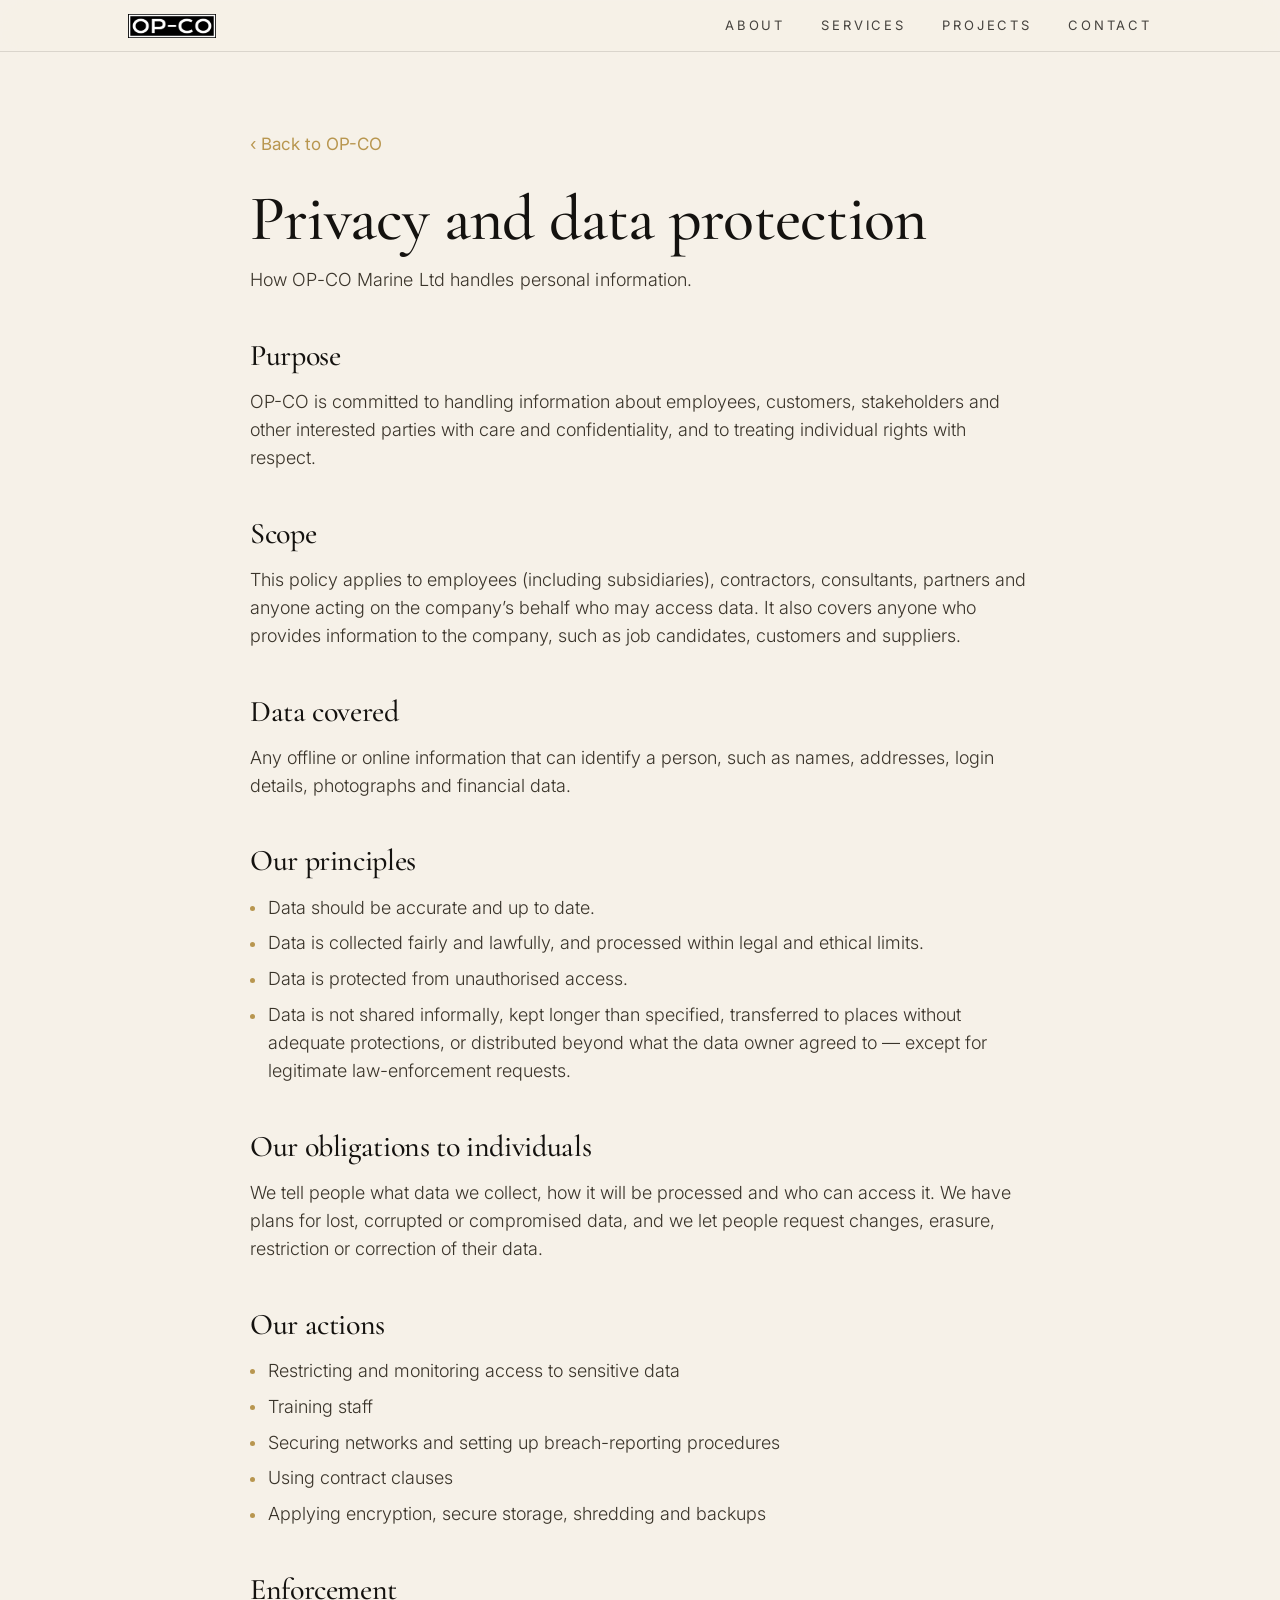
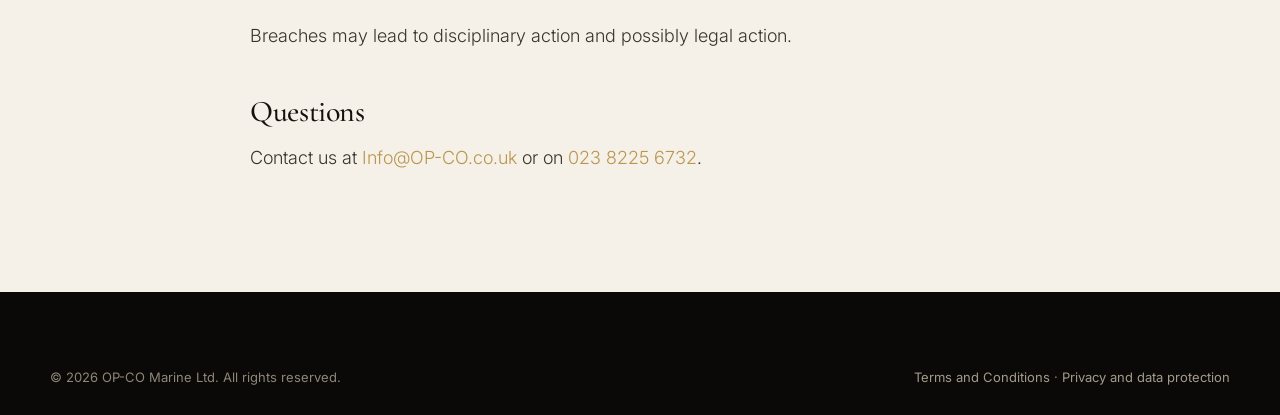
<file: privacy.html>
<!doctype html>
<html lang="en-GB">
<head>
<meta charset="utf-8">
<meta name="viewport" content="width=device-width, initial-scale=1, viewport-fit=cover">
<title>Privacy and data protection | OP-CO</title>
<meta name="robots" content="index,follow">
<link rel="icon" href="assets/img/favicon.ico" sizes="48x48"><link rel="icon" type="image/png" sizes="32x32" href="assets/img/favicon-32.png"><link rel="apple-touch-icon" href="assets/img/apple-touch-icon.png">
<link rel="preconnect" href="https://fonts.googleapis.com"><link rel="preconnect" href="https://fonts.gstatic.com" crossorigin>
<link rel="stylesheet" href="https://fonts.googleapis.com/css2?family=Cormorant+Garamond:ital,wght@0,400;0,500;0,600;1,400;1,500&family=Inter:wght@300;400;500;600&display=swap">
<link rel="stylesheet" href="assets/css/style.css?v=c3b0d8cf">
</head>
<body>
<header class="nav is-light">
  <div class="nav__in">
    <a class="nav__logo" href="index.html" aria-label="OP-CO Marine — home"><img src="assets/img/logo.png" alt="OP-CO" width="88" height="24"></a>
    <nav class="nav__links" aria-label="Primary" style="display:flex;position:static;flex-direction:row;background:none;opacity:1;visibility:visible;transform:none;padding:0">
      <a href="index.html#about" style="font-size:13px;width:auto;padding:0;border:0;font-weight:400;color:inherit">About</a>
      <a href="index.html#services" style="font-size:13px;width:auto;padding:0;border:0;font-weight:400;color:inherit">Services</a>
      <a href="index.html#projects" style="font-size:13px;width:auto;padding:0;border:0;font-weight:400;color:inherit">Projects</a>
      <a href="index.html#contact" style="font-size:13px;width:auto;padding:0;border:0;font-weight:400;color:inherit">Contact</a>
    </nav>
  </div>
</header>
<main class="legal"><div class="legal__in">
<a class="back" href="index.html">‹ Back to OP-CO</a>

<h1>Privacy and data protection</h1>
<p class="lead">How OP-CO Marine Ltd handles personal information.</p>
<!-- NOTE: condensed from the live site. Replace with the exact policy wording before launch. -->
<h2>Purpose</h2>
<p>OP-CO is committed to handling information about employees, customers, stakeholders and other interested parties with care and confidentiality, and to treating individual rights with respect.</p>
<h2>Scope</h2>
<p>This policy applies to employees (including subsidiaries), contractors, consultants, partners and anyone acting on the company’s behalf who may access data. It also covers anyone who provides information to the company, such as job candidates, customers and suppliers.</p>
<h2>Data covered</h2>
<p>Any offline or online information that can identify a person, such as names, addresses, login details, photographs and financial data.</p>
<h2>Our principles</h2>
<ul>
<li>Data should be accurate and up to date.</li>
<li>Data is collected fairly and lawfully, and processed within legal and ethical limits.</li>
<li>Data is protected from unauthorised access.</li>
<li>Data is not shared informally, kept longer than specified, transferred to places without adequate protections, or distributed beyond what the data owner agreed to — except for legitimate law-enforcement requests.</li>
</ul>
<h2>Our obligations to individuals</h2>
<p>We tell people what data we collect, how it will be processed and who can access it. We have plans for lost, corrupted or compromised data, and we let people request changes, erasure, restriction or correction of their data.</p>
<h2>Our actions</h2>
<ul>
<li>Restricting and monitoring access to sensitive data</li>
<li>Training staff</li>
<li>Securing networks and setting up breach-reporting procedures</li>
<li>Using contract clauses</li>
<li>Applying encryption, secure storage, shredding and backups</li>
</ul>
<h2>Enforcement</h2>
<p>Breaches may lead to disciplinary action and possibly legal action.</p>
<h2>Questions</h2>
<p>Contact us at <a href="mailto:Info@OP-CO.co.uk">Info@OP-CO.co.uk</a> or on <a href="tel:+442382256732">023 8225 6732</a>.</p>

</div></main>
<footer class="foot"><div class="wrap"><div class="foot__base"><span>© <span id="yr">2026</span> OP-CO Marine Ltd. All rights reserved.</span><span><a href="terms.html">Terms and Conditions</a> · <a href="privacy.html">Privacy and data protection</a></span></div></div></footer>
<script>document.getElementById('yr').textContent=new Date().getFullYear()</script>
</body>
</html>
</file>
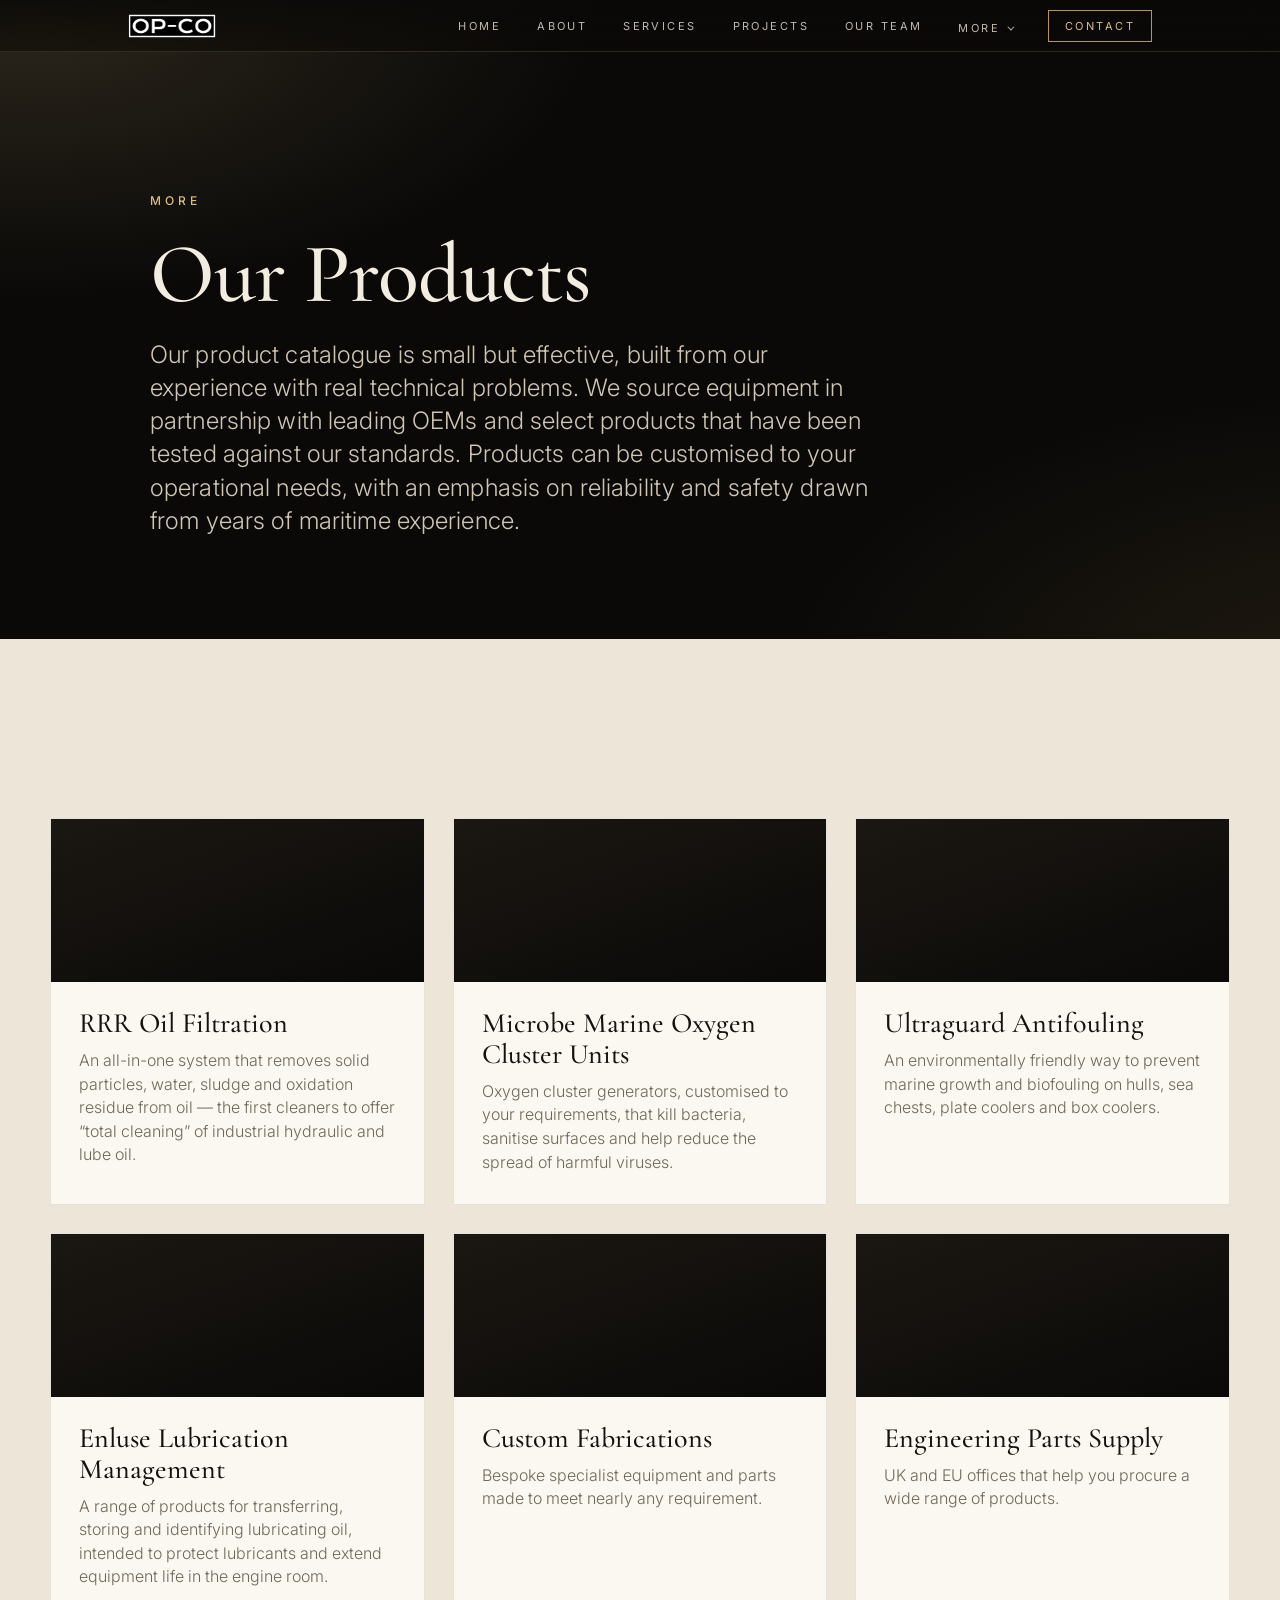
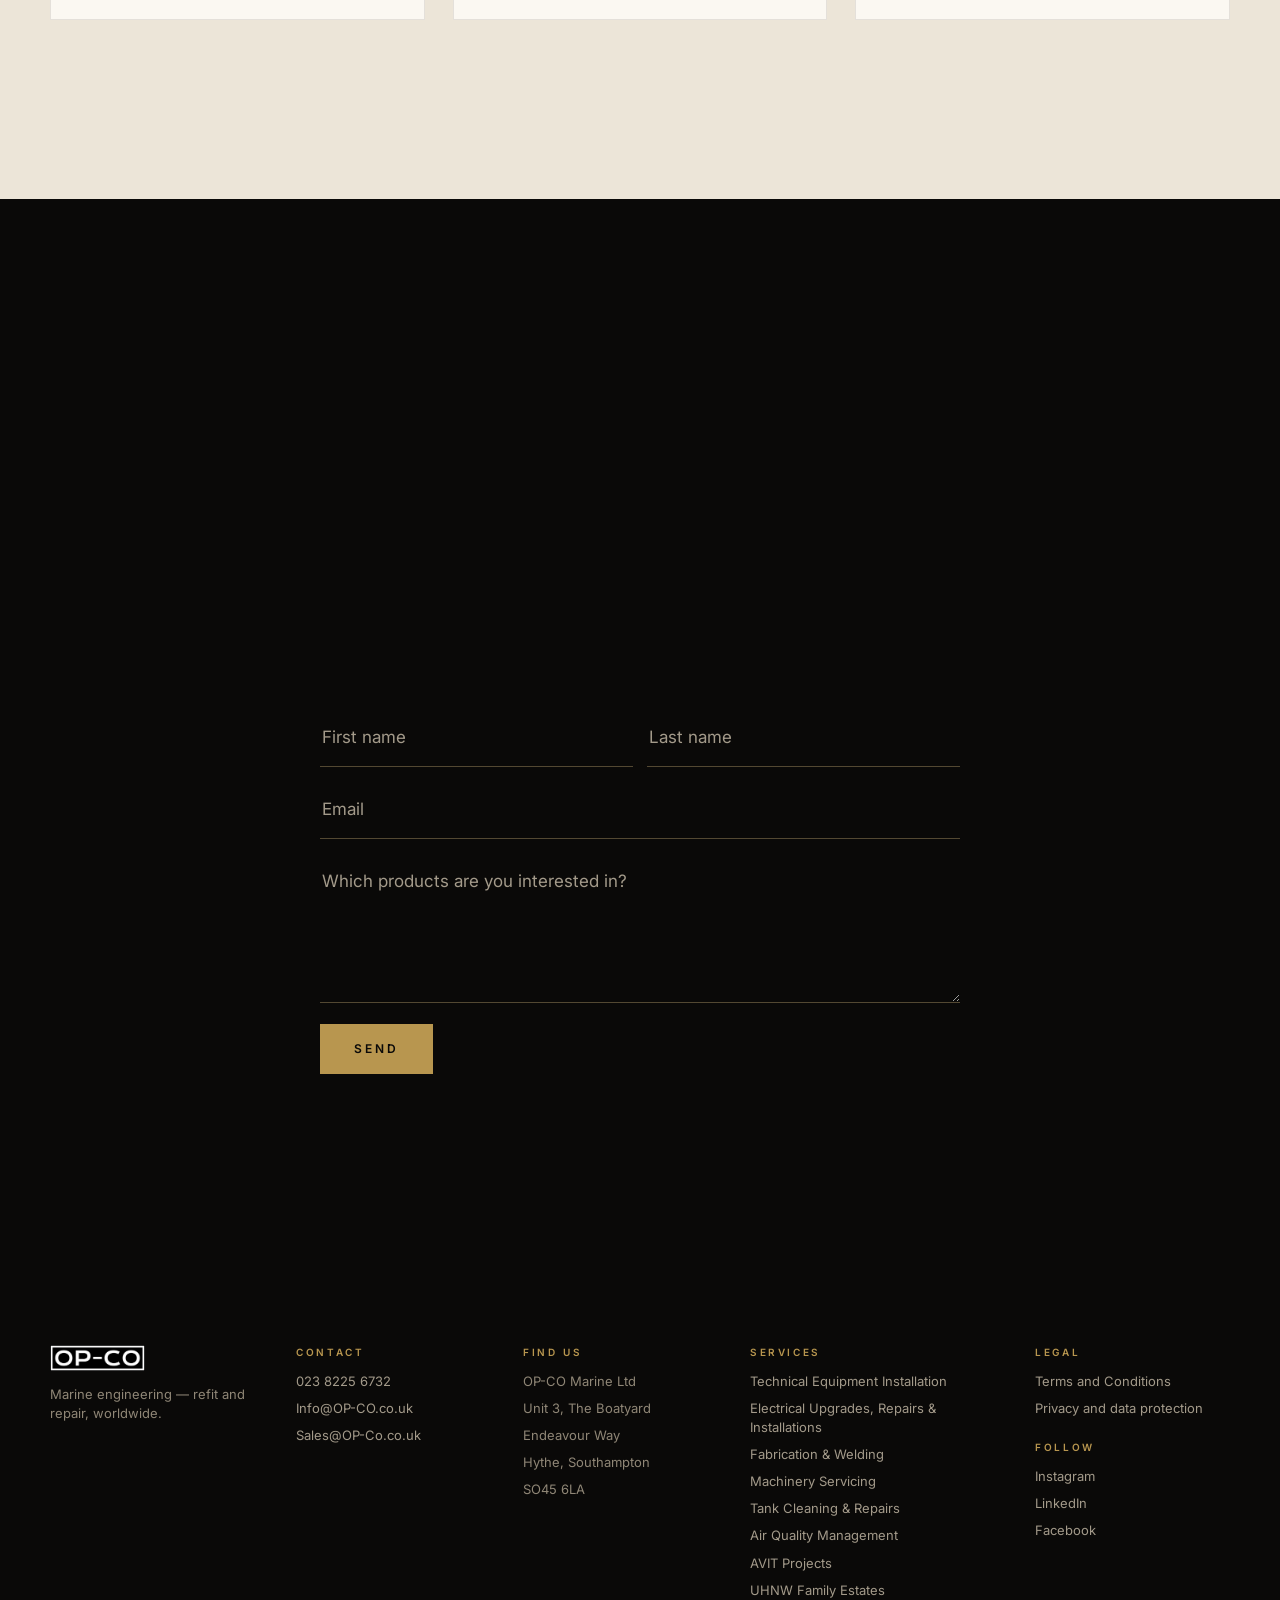
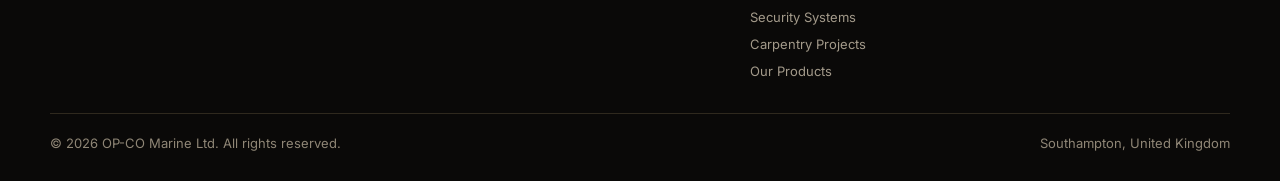
<file: products.html>
<!doctype html>
<html lang="en-GB">
<head>
<meta charset="utf-8">
<meta name="viewport" content="width=device-width, initial-scale=1, viewport-fit=cover">
<title>Our Products | OP-CO</title>
<meta name="description" content="OP-CO&#x27;s small but effective product catalogue: oil filtration, antifouling, lubrication management, custom fabrications and engineering parts supply.">
<meta name="theme-color" content="#0a0908">
<meta property="og:title" content="Our Products | OP-CO"><meta property="og:description" content="OP-CO&#x27;s small but effective product catalogue: oil filtration, antifouling, lubrication management, custom fabrications and engineering parts supply."><meta property="og:type" content="website"><meta property="og:site_name" content="OP-CO Marine">
<link rel="icon" href="assets/img/favicon.ico" sizes="48x48"><link rel="icon" type="image/png" sizes="32x32" href="assets/img/favicon-32.png"><link rel="apple-touch-icon" href="assets/img/apple-touch-icon.png">
<link rel="preconnect" href="https://fonts.googleapis.com"><link rel="preconnect" href="https://fonts.gstatic.com" crossorigin><link rel="stylesheet" href="https://fonts.googleapis.com/css2?family=Cormorant+Garamond:ital,wght@0,400;0,500;0,600;1,400;1,500&family=Inter:wght@300;400;500;600&display=swap">
<link rel="stylesheet" href="assets/css/style.css?v=c3b0d8cf">
<script>document.documentElement.classList.add('js');(function(){try{var n=performance.getEntriesByType('navigation')[0];if(n&&n.type==='back_forward')return;if('scrollRestoration' in history)history.scrollRestoration='manual';if(!location.hash){var go=true,stop=function(){go=false},t0=Date.now();['touchstart','wheel','keydown','mousedown'].forEach(function(e){addEventListener(e,stop,{passive:true,once:true})});var top=function(){var d=document.documentElement;d.style.scrollBehavior='auto';scrollTo(0,0);d.scrollTop=0;if(document.body)document.body.scrollTop=0;d.style.scrollBehavior=''};top();var iv=setInterval(function(){if(!go||Date.now()-t0>3000){clearInterval(iv);return}if(scrollY!==0)top()},40);addEventListener('pageshow',function(e){if(e.persisted)top()})}addEventListener('pagehide',function(){history.scrollRestoration='auto'})}catch(e){}})()</script>
</head>
<body>
<a class="skip" href="#main">Skip to content</a>
<header class="nav" id="nav">
  <div class="nav__in">
    <a class="nav__logo" href="index.html" aria-label="OP-CO Marine — home"><img src="assets/img/logo.png" alt="OP-CO" width="88" height="24"></a>
    <nav class="nav__links" id="navlinks" aria-label="Primary">
      <a href="index.html">Home</a>
      <a href="index.html#about">About</a>
      <a href="index.html#services">Services</a>
      <a href="index.html#projects">Projects</a>
      <a href="index.html#team">Our Team</a>
      <div class="nav__more">
        <button type="button" class="nav__morebtn" aria-expanded="false" aria-haspopup="true">More</button>
        <div class="nav__sub">
          <a href="products.html">Our Products</a>
          <a href="terms.html">Terms and Conditions</a>
          <a href="privacy.html">Privacy and data protection</a>
        </div>
      </div>
      <a href="index.html#contact" class="nav__cta">Contact</a>
    </nav>
    <button class="nav__burger" id="burger" aria-label="Menu" aria-expanded="false" aria-controls="navlinks"><span></span><span></span></button>
  </div>
</header>
<main id="main">
<section class="phero" data-nav="dark">
  <div class="wrap">
    <p class="eyebrow" data-reveal>More</p>
    <h1 class="h-lg" data-reveal style="--d:.05s">Our Products</h1>
    <p class="lead" data-reveal style="--d:.1s;max-width:720px;margin-top:22px">Our product catalogue is small but effective, built from our experience with real technical problems. We source equipment in partnership with leading OEMs and select products that have been tested against our standards. Products can be customised to your operational needs, with an emphasis on reliability and safety drawn from years of maritime experience.</p>
  </div>
</section>
<section class="sec sec--alt" data-nav="light">
  <div class="wrap"><div class="prods"><article class="prod" data-reveal><figure class="prod__img"><img src="https://static.wixstatic.com/media/2e97da_ac4ca58b997c47848b26bed7ba2e9c6d~mv2.jpg" alt="RRR Oil Filtration" loading="lazy" onerror="this.parentNode.classList.add('is-empty');this.remove()"></figure><h3>RRR Oil Filtration</h3><p>An all-in-one system that removes solid particles, water, sludge and oxidation residue from oil — the first cleaners to offer “total cleaning” of industrial hydraulic and lube oil.</p></article><article class="prod" data-reveal><figure class="prod__img"><img src="https://static.wixstatic.com/media/2e97da_a2457bd8a661442ca028b6c256d0cfa1~mv2.png" alt="Microbe Marine Oxygen Cluster Units" loading="lazy" onerror="this.parentNode.classList.add('is-empty');this.remove()"></figure><h3>Microbe Marine Oxygen Cluster Units</h3><p>Oxygen cluster generators, customised to your requirements, that kill bacteria, sanitise surfaces and help reduce the spread of harmful viruses.</p></article><article class="prod" data-reveal><figure class="prod__img"><img src="https://static.wixstatic.com/media/2e97da_07650ca2bc6c469fbb241c7c7e5edabd~mv2.png" alt="Ultraguard Antifouling" loading="lazy" onerror="this.parentNode.classList.add('is-empty');this.remove()"></figure><h3>Ultraguard Antifouling</h3><p>An environmentally friendly way to prevent marine growth and biofouling on hulls, sea chests, plate coolers and box coolers.</p></article><article class="prod" data-reveal><figure class="prod__img"><img src="https://static.wixstatic.com/media/2e97da_98bf2a13f0ab4cdca89739b3072476a4~mv2.jpg" alt="Enluse Lubrication Management" loading="lazy" onerror="this.parentNode.classList.add('is-empty');this.remove()"></figure><h3>Enluse Lubrication Management</h3><p>A range of products for transferring, storing and identifying lubricating oil, intended to protect lubricants and extend equipment life in the engine room.</p></article><article class="prod" data-reveal><figure class="prod__img"><img src="https://static.wixstatic.com/media/2e97da_a7f064b15bcc41478d9a6ea5d2336167~mv2.jpg" alt="Custom Fabrications" loading="lazy" onerror="this.parentNode.classList.add('is-empty');this.remove()"></figure><h3>Custom Fabrications</h3><p>Bespoke specialist equipment and parts made to meet nearly any requirement.</p></article><article class="prod" data-reveal><figure class="prod__img"><img src="https://static.wixstatic.com/media/2e97da_4f84b40f2e934253ae420eb21174173a~mv2.jpg" alt="Engineering Parts Supply" loading="lazy" onerror="this.parentNode.classList.add('is-empty');this.remove()"></figure><h3>Engineering Parts Supply</h3><p>UK and EU offices that help you procure a wide range of products.</p></article></div></div>
</section>
<section class="sec contact" id="quote" data-nav="dark" aria-labelledby="q-h">
  <div class="wrap">
    <div class="sec__head"><p class="eyebrow" data-reveal>Enquiries</p><h2 class="h-lg" id="q-h" data-reveal>Get a quote</h2>
      <p class="lead" data-reveal>Tell us what you need and we’ll come back to you.</p></div>
    <form class="form form--narrow" data-mailto="Sales@OP-Co.co.uk" data-subject="Product quote request" data-reveal novalidate>
      <div class="two">
        <div class="field"><input id="q-fn" name="first" placeholder=" " autocomplete="given-name" required><label for="q-fn">First name</label></div>
        <div class="field"><input id="q-ln" name="last" placeholder=" " autocomplete="family-name" required><label for="q-ln">Last name</label></div>
      </div>
      <div class="field"><input id="q-em" name="email" type="email" placeholder=" " autocomplete="email" required><label for="q-em">Email</label></div>
      <div class="field"><textarea id="q-msg" name="message" placeholder=" "></textarea><label for="q-msg">Which products are you interested in?</label></div>
      <button class="btn" type="submit">Send</button>
      <p class="form__note" role="status" aria-live="polite"></p>
    </form>
  </div>
</section>
</main>
<footer class="foot">
  <div class="wrap">
    <div class="foot__cols">
      <div><img src="assets/img/logo.png" alt="OP-CO" width="95" height="26" loading="lazy"><p>Marine engineering — refit and repair, worldwide.</p></div>
      <div><h5>Contact</h5><ul><li><a href="tel:+442382256732">023 8225 6732</a></li><li><a href="mailto:Info@OP-CO.co.uk">Info@OP-CO.co.uk</a></li><li><a href="mailto:Sales@OP-Co.co.uk">Sales@OP-Co.co.uk</a></li></ul></div>
      <div><h5>Find Us</h5><ul><li>OP-CO Marine Ltd</li><li>Unit 3, The Boatyard</li><li>Endeavour Way</li><li>Hythe, Southampton</li><li>SO45 6LA</li></ul></div>
      <div><h5>Services</h5><ul><li><a href="services/superyacht-equipment-installation.html">Technical Equipment Installation</a></li><li><a href="services/superyacht-electrical-upgrades-installations.html">Electrical Upgrades, Repairs &amp; Installations</a></li><li><a href="services/superyacht-fabrication-welding.html">Fabrication &amp; Welding</a></li><li><a href="services/machinery-servicing.html">Machinery Servicing</a></li><li><a href="services/tank-cleaning-and-repairs.html">Tank Cleaning &amp; Repairs</a></li><li><a href="services/air-quality-management-luxury-homes.html">Air Quality Management</a></li><li><a href="services/avit-projects.html">AVIT Projects</a></li><li><a href="services/uhnw-family-estate-management.html">UHNW Family Estates</a></li><li><a href="services/security-systems.html">Security Systems</a></li><li><a href="services/superyacht-carpentry.html">Carpentry Projects</a></li><li><a href="products.html">Our Products</a></li></ul></div>
      <div><h5>Legal</h5><ul><li><a href="terms.html">Terms and Conditions</a></li><li><a href="privacy.html">Privacy and data protection</a></li></ul>
        <h5 style="margin-top:22px">Follow</h5><ul><li><a href="https://www.instagram.com/opco_marine?igsh=a210bGZ0aGpxazZ0" target="_blank" rel="noopener">Instagram</a></li><li><a href="https://www.linkedin.com/company/op-co-marine/posts/?feedView=all" target="_blank" rel="noopener">LinkedIn</a></li><li><a href="https://www.facebook.com/people/OP-CO/100091286894781/" target="_blank" rel="noopener">Facebook</a></li></ul></div>
    </div>
    <div class="foot__base"><span>© <span id="yr">2026</span> OP-CO Marine Ltd. All rights reserved.</span><span>Southampton, United Kingdom</span></div>
  </div>
</footer>
<script src="assets/js/main.js?v=c3b0d8cf" defer></script>
</body>
</html>
</file>
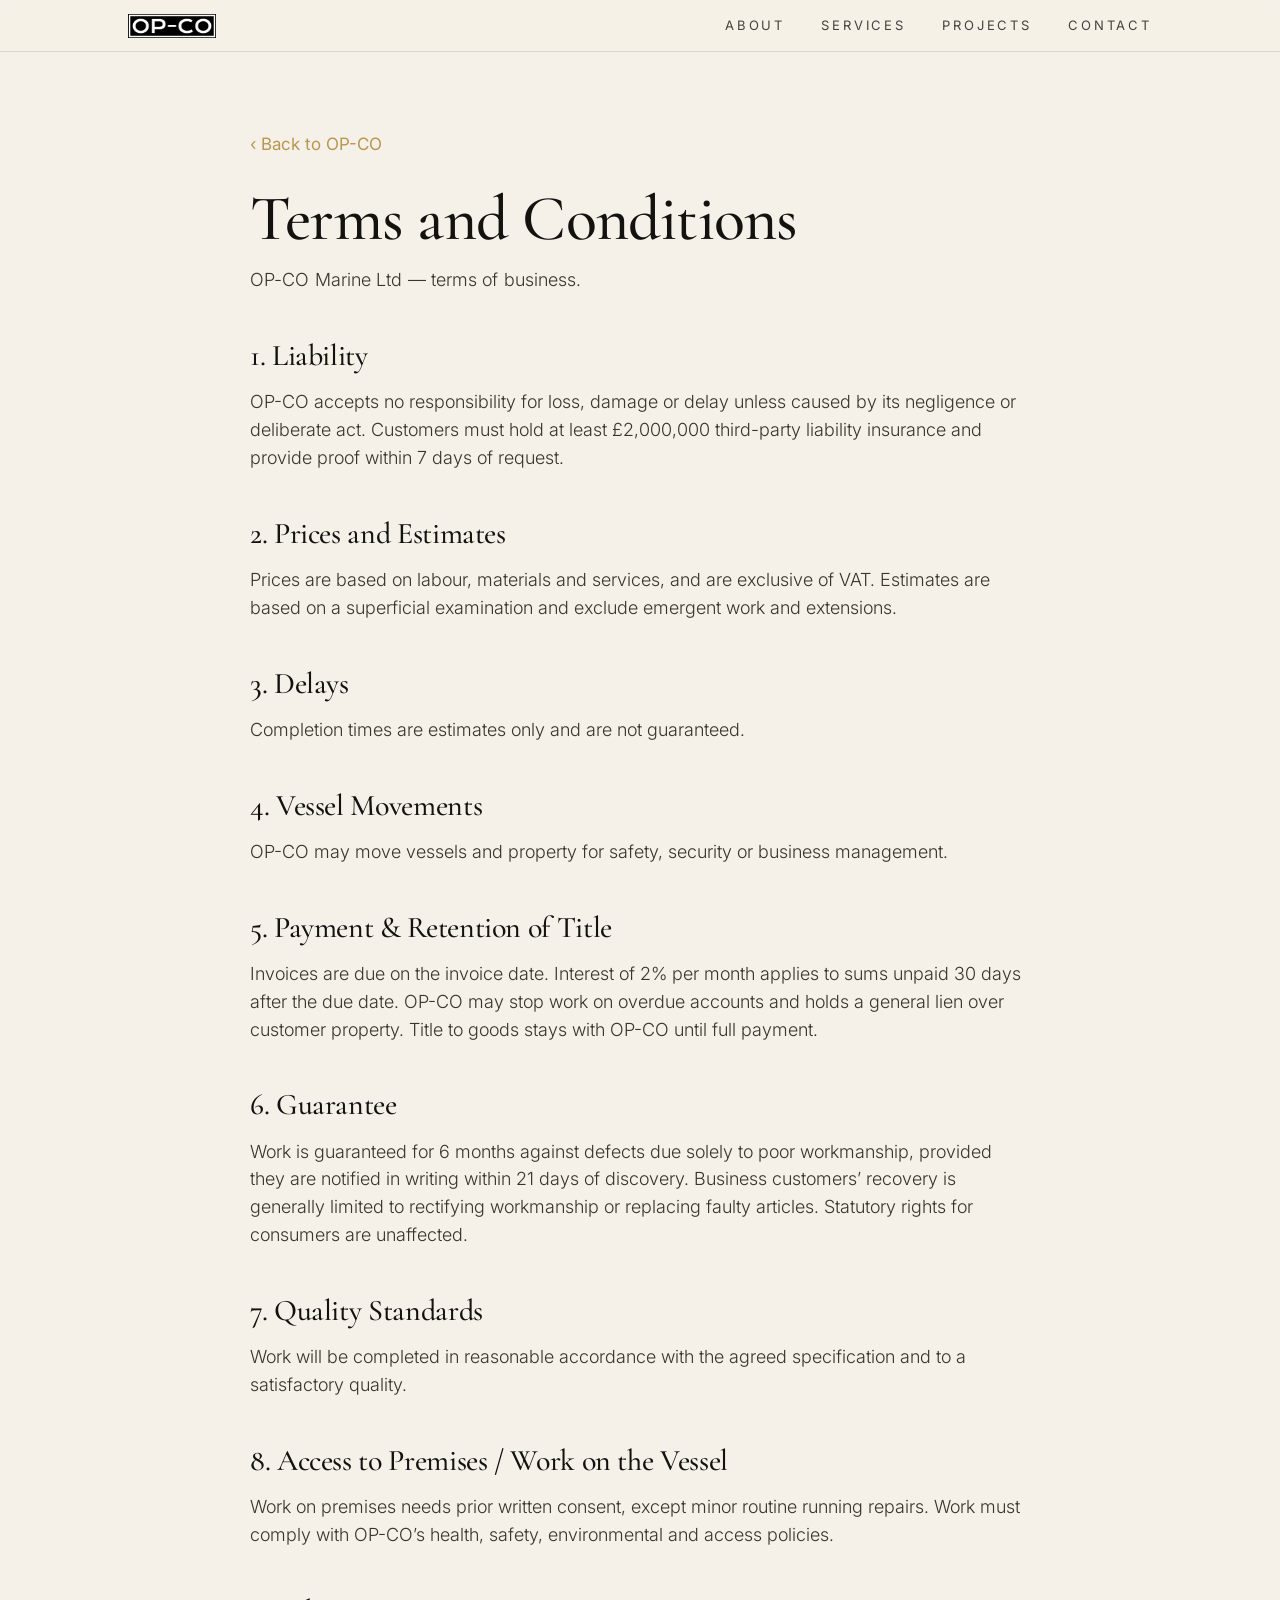
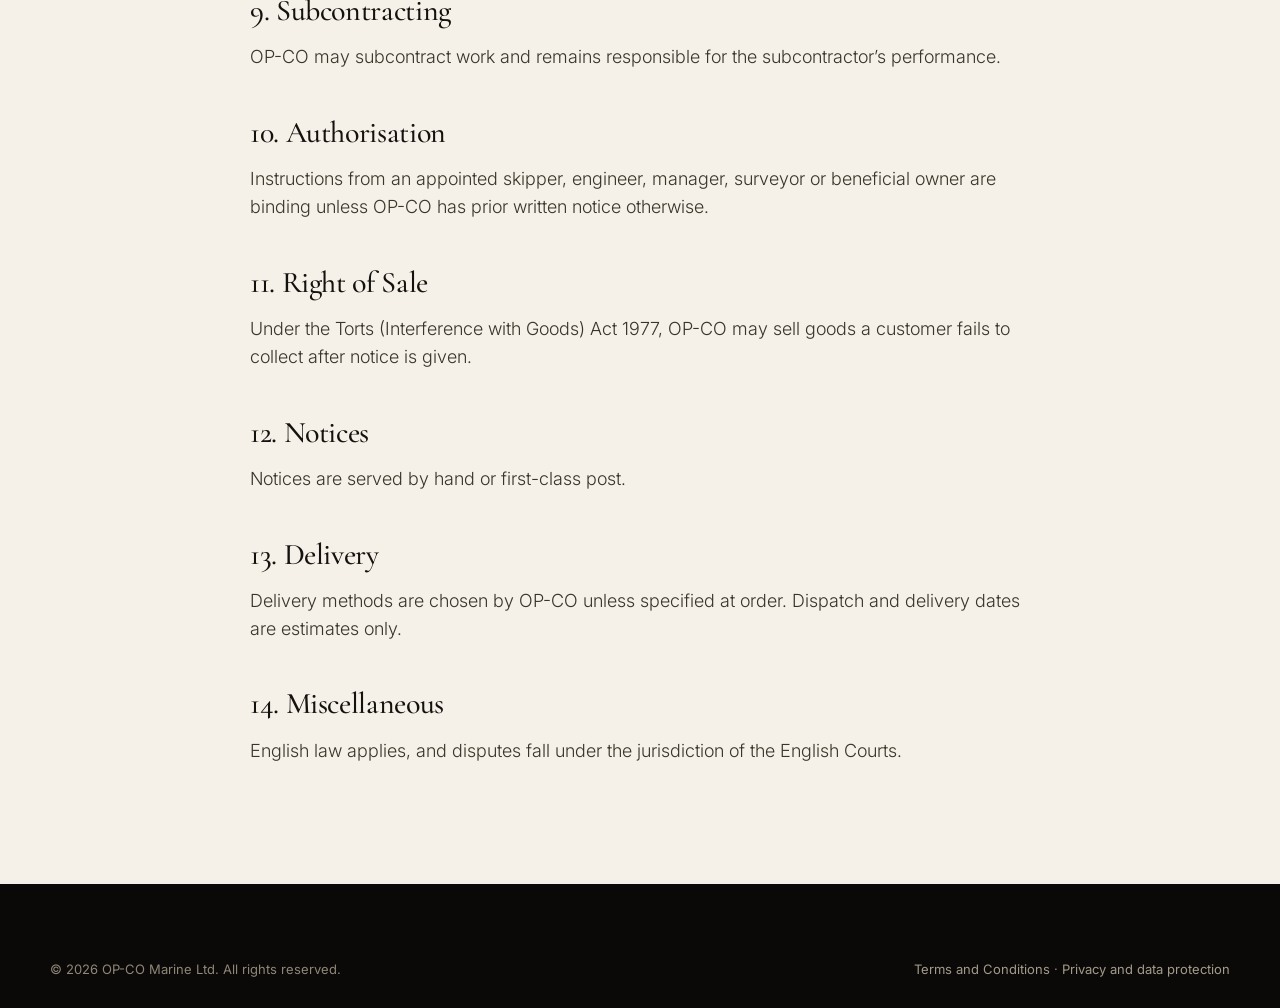
<file: terms.html>
<!doctype html>
<html lang="en-GB">
<head>
<meta charset="utf-8">
<meta name="viewport" content="width=device-width, initial-scale=1, viewport-fit=cover">
<title>Terms and Conditions | OP-CO</title>
<meta name="robots" content="index,follow">
<link rel="icon" href="assets/img/favicon.ico" sizes="48x48"><link rel="icon" type="image/png" sizes="32x32" href="assets/img/favicon-32.png"><link rel="apple-touch-icon" href="assets/img/apple-touch-icon.png">
<link rel="preconnect" href="https://fonts.googleapis.com"><link rel="preconnect" href="https://fonts.gstatic.com" crossorigin>
<link rel="stylesheet" href="https://fonts.googleapis.com/css2?family=Cormorant+Garamond:ital,wght@0,400;0,500;0,600;1,400;1,500&family=Inter:wght@300;400;500;600&display=swap">
<link rel="stylesheet" href="assets/css/style.css?v=c3b0d8cf">
</head>
<body>
<header class="nav is-light">
  <div class="nav__in">
    <a class="nav__logo" href="index.html" aria-label="OP-CO Marine — home"><img src="assets/img/logo.png" alt="OP-CO" width="88" height="24"></a>
    <nav class="nav__links" aria-label="Primary" style="display:flex;position:static;flex-direction:row;background:none;opacity:1;visibility:visible;transform:none;padding:0">
      <a href="index.html#about" style="font-size:13px;width:auto;padding:0;border:0;font-weight:400;color:inherit">About</a>
      <a href="index.html#services" style="font-size:13px;width:auto;padding:0;border:0;font-weight:400;color:inherit">Services</a>
      <a href="index.html#projects" style="font-size:13px;width:auto;padding:0;border:0;font-weight:400;color:inherit">Projects</a>
      <a href="index.html#contact" style="font-size:13px;width:auto;padding:0;border:0;font-weight:400;color:inherit">Contact</a>
    </nav>
  </div>
</header>
<main class="legal"><div class="legal__in">
<a class="back" href="index.html">‹ Back to OP-CO</a>

<h1>Terms and Conditions</h1>
<p class="lead">OP-CO Marine Ltd — terms of business.</p>
<!-- NOTE: clause wording below is condensed from the live site. Replace with the exact legal wording before launch. -->
<h2>1. Liability</h2>
<p>OP-CO accepts no responsibility for loss, damage or delay unless caused by its negligence or deliberate act. Customers must hold at least £2,000,000 third-party liability insurance and provide proof within 7 days of request.</p>
<h2>2. Prices and Estimates</h2>
<p>Prices are based on labour, materials and services, and are exclusive of VAT. Estimates are based on a superficial examination and exclude emergent work and extensions.</p>
<h2>3. Delays</h2>
<p>Completion times are estimates only and are not guaranteed.</p>
<h2>4. Vessel Movements</h2>
<p>OP-CO may move vessels and property for safety, security or business management.</p>
<h2>5. Payment &amp; Retention of Title</h2>
<p>Invoices are due on the invoice date. Interest of 2% per month applies to sums unpaid 30 days after the due date. OP-CO may stop work on overdue accounts and holds a general lien over customer property. Title to goods stays with OP-CO until full payment.</p>
<h2>6. Guarantee</h2>
<p>Work is guaranteed for 6 months against defects due solely to poor workmanship, provided they are notified in writing within 21 days of discovery. Business customers’ recovery is generally limited to rectifying workmanship or replacing faulty articles. Statutory rights for consumers are unaffected.</p>
<h2>7. Quality Standards</h2>
<p>Work will be completed in reasonable accordance with the agreed specification and to a satisfactory quality.</p>
<h2>8. Access to Premises / Work on the Vessel</h2>
<p>Work on premises needs prior written consent, except minor routine running repairs. Work must comply with OP-CO’s health, safety, environmental and access policies.</p>
<h2>9. Subcontracting</h2>
<p>OP-CO may subcontract work and remains responsible for the subcontractor’s performance.</p>
<h2>10. Authorisation</h2>
<p>Instructions from an appointed skipper, engineer, manager, surveyor or beneficial owner are binding unless OP-CO has prior written notice otherwise.</p>
<h2>11. Right of Sale</h2>
<p>Under the Torts (Interference with Goods) Act 1977, OP-CO may sell goods a customer fails to collect after notice is given.</p>
<h2>12. Notices</h2>
<p>Notices are served by hand or first-class post.</p>
<h2>13. Delivery</h2>
<p>Delivery methods are chosen by OP-CO unless specified at order. Dispatch and delivery dates are estimates only.</p>
<h2>14. Miscellaneous</h2>
<p>English law applies, and disputes fall under the jurisdiction of the English Courts.</p>

</div></main>
<footer class="foot"><div class="wrap"><div class="foot__base"><span>© <span id="yr">2026</span> OP-CO Marine Ltd. All rights reserved.</span><span><a href="terms.html">Terms and Conditions</a> · <a href="privacy.html">Privacy and data protection</a></span></div></div></footer>
<script>document.getElementById('yr').textContent=new Date().getFullYear()</script>
</body>
</html>
</file>
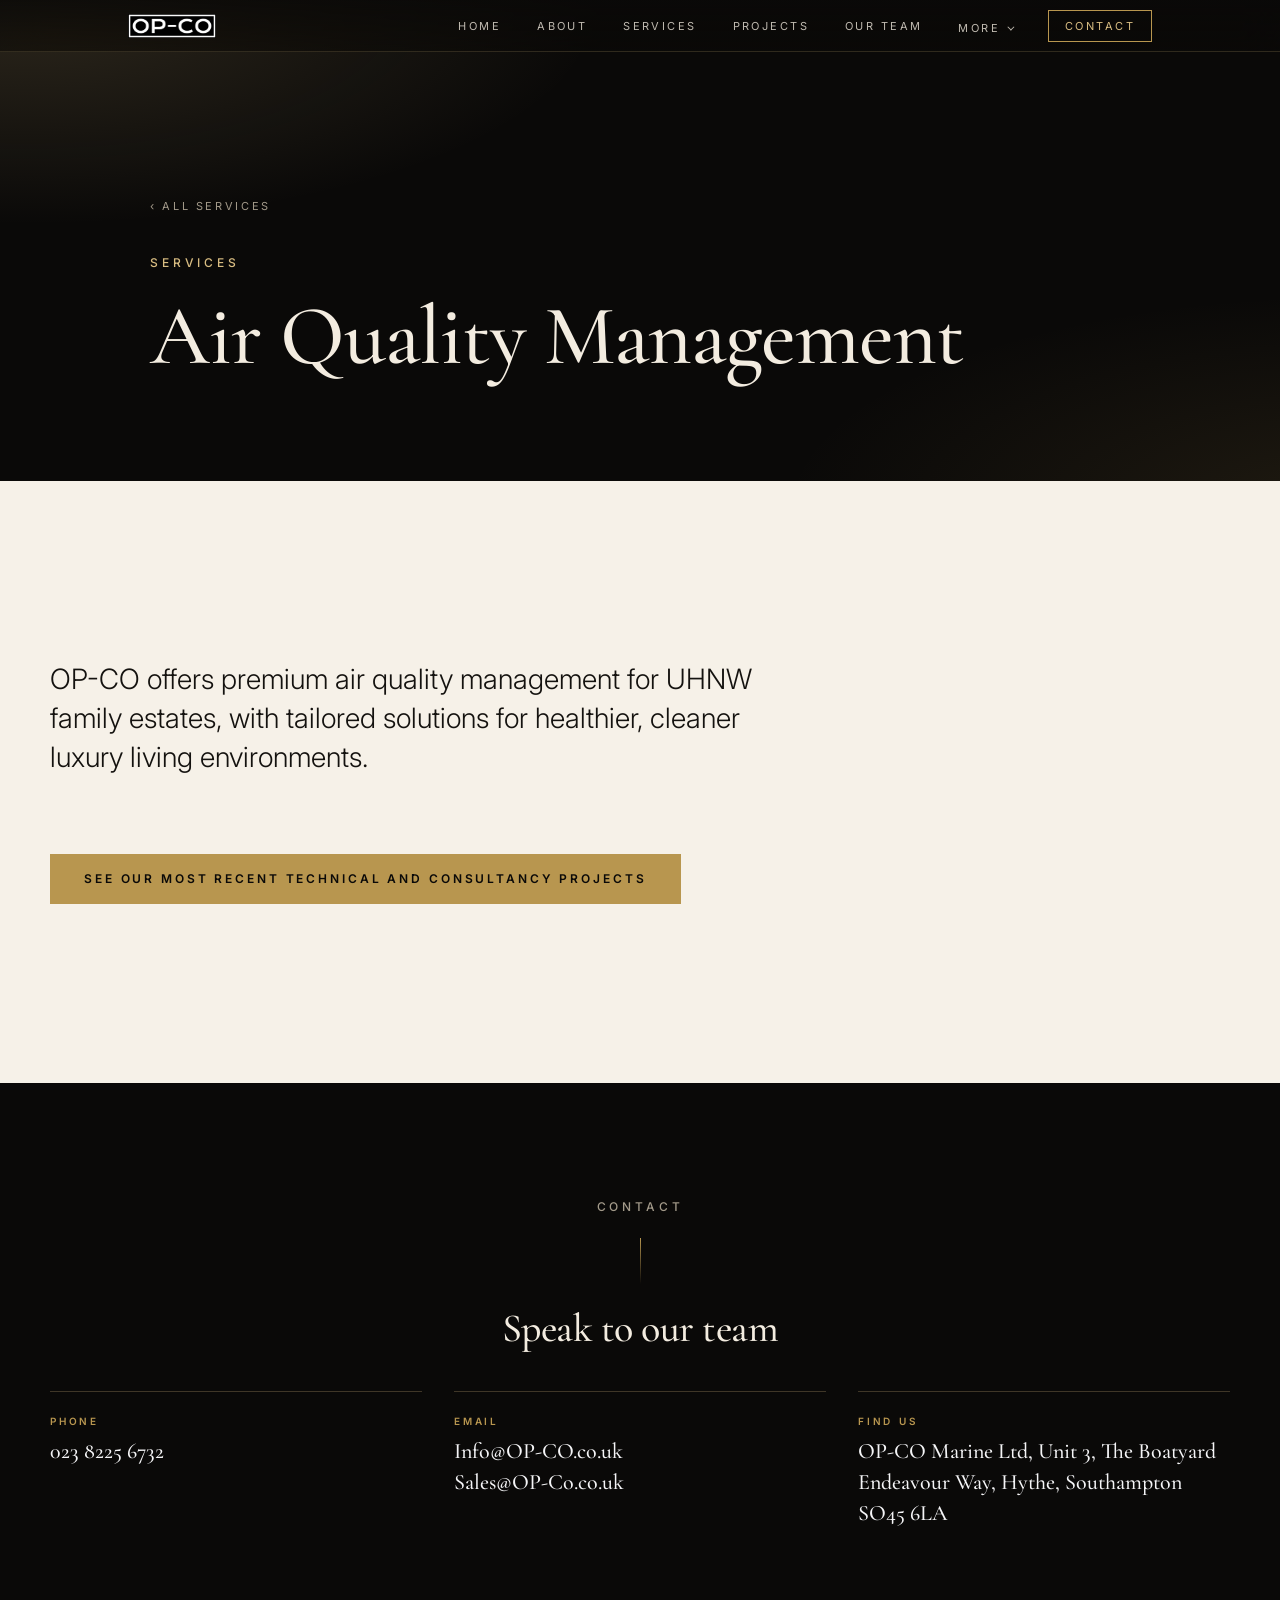
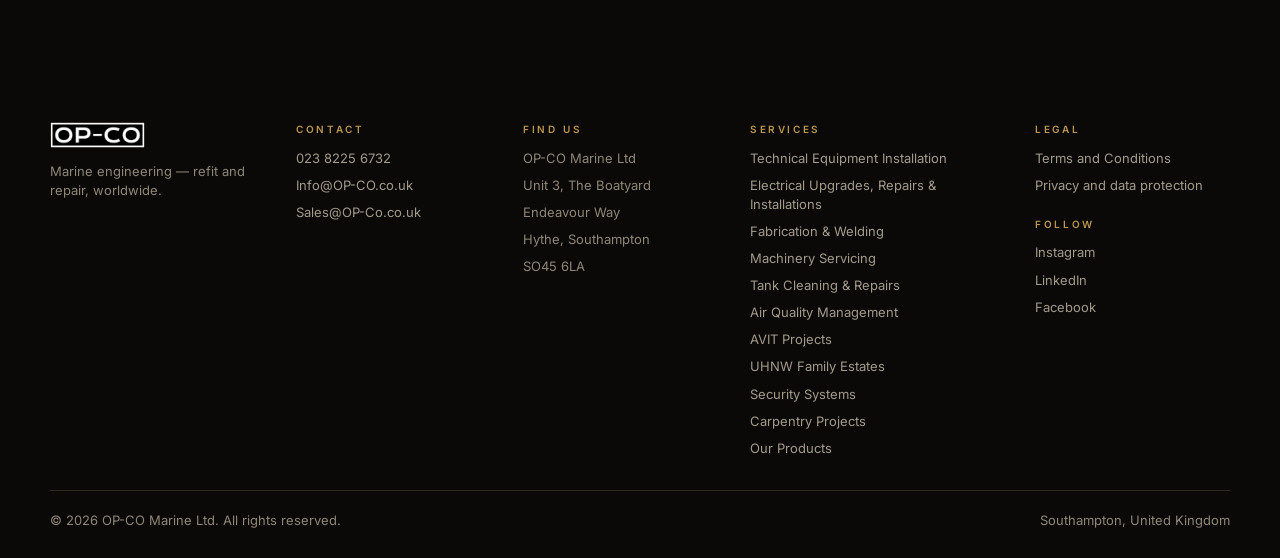
<file: services/air-quality-management-luxury-homes.html>
<!doctype html>
<html lang="en-GB">
<head>
<meta charset="utf-8">
<meta name="viewport" content="width=device-width, initial-scale=1, viewport-fit=cover">
<title>Air Quality Management | OP-CO</title>
<meta name="description" content="Premium air quality management for UHNW family estates.">
<meta name="theme-color" content="#0a0908">
<meta property="og:title" content="Air Quality Management | OP-CO"><meta property="og:description" content="Premium air quality management for UHNW family estates."><meta property="og:type" content="website"><meta property="og:site_name" content="OP-CO Marine">
<link rel="icon" href="../assets/img/favicon.ico" sizes="48x48"><link rel="icon" type="image/png" sizes="32x32" href="../assets/img/favicon-32.png"><link rel="apple-touch-icon" href="../assets/img/apple-touch-icon.png">
<link rel="preconnect" href="https://fonts.googleapis.com"><link rel="preconnect" href="https://fonts.gstatic.com" crossorigin><link rel="stylesheet" href="https://fonts.googleapis.com/css2?family=Cormorant+Garamond:ital,wght@0,400;0,500;0,600;1,400;1,500&family=Inter:wght@300;400;500;600&display=swap">
<link rel="stylesheet" href="../assets/css/style.css?v=c3b0d8cf">
<script>document.documentElement.classList.add('js');(function(){try{var n=performance.getEntriesByType('navigation')[0];if(n&&n.type==='back_forward')return;if('scrollRestoration' in history)history.scrollRestoration='manual';if(!location.hash){var go=true,stop=function(){go=false},t0=Date.now();['touchstart','wheel','keydown','mousedown'].forEach(function(e){addEventListener(e,stop,{passive:true,once:true})});var top=function(){var d=document.documentElement;d.style.scrollBehavior='auto';scrollTo(0,0);d.scrollTop=0;if(document.body)document.body.scrollTop=0;d.style.scrollBehavior=''};top();var iv=setInterval(function(){if(!go||Date.now()-t0>3000){clearInterval(iv);return}if(scrollY!==0)top()},40);addEventListener('pageshow',function(e){if(e.persisted)top()})}addEventListener('pagehide',function(){history.scrollRestoration='auto'})}catch(e){}})()</script>
</head>
<body>
<a class="skip" href="#main">Skip to content</a>
<header class="nav" id="nav">
  <div class="nav__in">
    <a class="nav__logo" href="../index.html" aria-label="OP-CO Marine — home"><img src="../assets/img/logo.png" alt="OP-CO" width="88" height="24"></a>
    <nav class="nav__links" id="navlinks" aria-label="Primary">
      <a href="../index.html">Home</a>
      <a href="../index.html#about">About</a>
      <a href="../index.html#services">Services</a>
      <a href="../index.html#projects">Projects</a>
      <a href="../index.html#team">Our Team</a>
      <div class="nav__more">
        <button type="button" class="nav__morebtn" aria-expanded="false" aria-haspopup="true">More</button>
        <div class="nav__sub">
          <a href="../products.html">Our Products</a>
          <a href="../terms.html">Terms and Conditions</a>
          <a href="../privacy.html">Privacy and data protection</a>
        </div>
      </div>
      <a href="../index.html#contact" class="nav__cta">Contact</a>
    </nav>
    <button class="nav__burger" id="burger" aria-label="Menu" aria-expanded="false" aria-controls="navlinks"><span></span><span></span></button>
  </div>
</header>
<main id="main">
<section class="phero" data-nav="dark">
  <div class="wrap">
    <a class="crumb" href="../index.html#services">‹ All services</a>
    <p class="eyebrow" data-reveal>Services</p>
    <h1 class="h-lg" data-reveal style="--d:.05s">Air Quality Management</h1>
  </div>
</section>
<section class="sec pbody" data-nav="light">
  <div class="wrap">
    <div class="pbody__text" data-reveal><p>OP-CO offers premium air quality management for UHNW family estates, with tailored solutions for healthier, cleaner luxury living environments.</p></div>
    <div class="gal gal--2"><figure class="gal__item" data-reveal><img src="https://static.wixstatic.com/media/7f2c44_8c1e68c105e947e58a9f9dbb88280286~mv2.png" alt="Air quality management" loading="lazy" onerror="this.parentNode.remove()"></figure><figure class="gal__item" data-reveal><img src="https://static.wixstatic.com/media/7f2c44_60b7c248bdc8457ea9137a7f16832438~mv2.jpg" alt="Air quality" loading="lazy" onerror="this.parentNode.remove()"></figure></div>
    <p class="pbody__cta" data-reveal><a class="btn" href="../index.html#projects">See our most recent technical and consultancy projects</a></p>
  </div>
</section>
<section class="sec contact contact--band" data-nav="dark" aria-labelledby="cb-h">
  <div class="wrap">
    <div class="sec__head"><p class="eyebrow" data-reveal>Contact</p><h2 class="h-md" id="cb-h" data-reveal>Speak to our team</h2></div>
    <div class="band" data-reveal>
      <div class="detail"><small>Phone</small><a href="tel:+442382256732">023 8225 6732</a></div>
      <div class="detail"><small>Email</small><a href="mailto:Info@OP-CO.co.uk">Info@OP-CO.co.uk</a><a href="mailto:Sales@OP-Co.co.uk">Sales@OP-Co.co.uk</a></div>
      <div class="detail"><small>Find us</small><address>OP-CO Marine Ltd, Unit 3, The Boatyard<br>Endeavour Way, Hythe, Southampton SO45 6LA</address></div>
    </div>
  </div>
</section>
</main>
<footer class="foot">
  <div class="wrap">
    <div class="foot__cols">
      <div><img src="../assets/img/logo.png" alt="OP-CO" width="95" height="26" loading="lazy"><p>Marine engineering — refit and repair, worldwide.</p></div>
      <div><h5>Contact</h5><ul><li><a href="tel:+442382256732">023 8225 6732</a></li><li><a href="mailto:Info@OP-CO.co.uk">Info@OP-CO.co.uk</a></li><li><a href="mailto:Sales@OP-Co.co.uk">Sales@OP-Co.co.uk</a></li></ul></div>
      <div><h5>Find Us</h5><ul><li>OP-CO Marine Ltd</li><li>Unit 3, The Boatyard</li><li>Endeavour Way</li><li>Hythe, Southampton</li><li>SO45 6LA</li></ul></div>
      <div><h5>Services</h5><ul><li><a href="../services/superyacht-equipment-installation.html">Technical Equipment Installation</a></li><li><a href="../services/superyacht-electrical-upgrades-installations.html">Electrical Upgrades, Repairs &amp; Installations</a></li><li><a href="../services/superyacht-fabrication-welding.html">Fabrication &amp; Welding</a></li><li><a href="../services/machinery-servicing.html">Machinery Servicing</a></li><li><a href="../services/tank-cleaning-and-repairs.html">Tank Cleaning &amp; Repairs</a></li><li><a href="../services/air-quality-management-luxury-homes.html">Air Quality Management</a></li><li><a href="../services/avit-projects.html">AVIT Projects</a></li><li><a href="../services/uhnw-family-estate-management.html">UHNW Family Estates</a></li><li><a href="../services/security-systems.html">Security Systems</a></li><li><a href="../services/superyacht-carpentry.html">Carpentry Projects</a></li><li><a href="../products.html">Our Products</a></li></ul></div>
      <div><h5>Legal</h5><ul><li><a href="../terms.html">Terms and Conditions</a></li><li><a href="../privacy.html">Privacy and data protection</a></li></ul>
        <h5 style="margin-top:22px">Follow</h5><ul><li><a href="https://www.instagram.com/opco_marine?igsh=a210bGZ0aGpxazZ0" target="_blank" rel="noopener">Instagram</a></li><li><a href="https://www.linkedin.com/company/op-co-marine/posts/?feedView=all" target="_blank" rel="noopener">LinkedIn</a></li><li><a href="https://www.facebook.com/people/OP-CO/100091286894781/" target="_blank" rel="noopener">Facebook</a></li></ul></div>
    </div>
    <div class="foot__base"><span>© <span id="yr">2026</span> OP-CO Marine Ltd. All rights reserved.</span><span>Southampton, United Kingdom</span></div>
  </div>
</footer>
<script src="../assets/js/main.js?v=c3b0d8cf" defer></script>
</body>
</html>
</file>
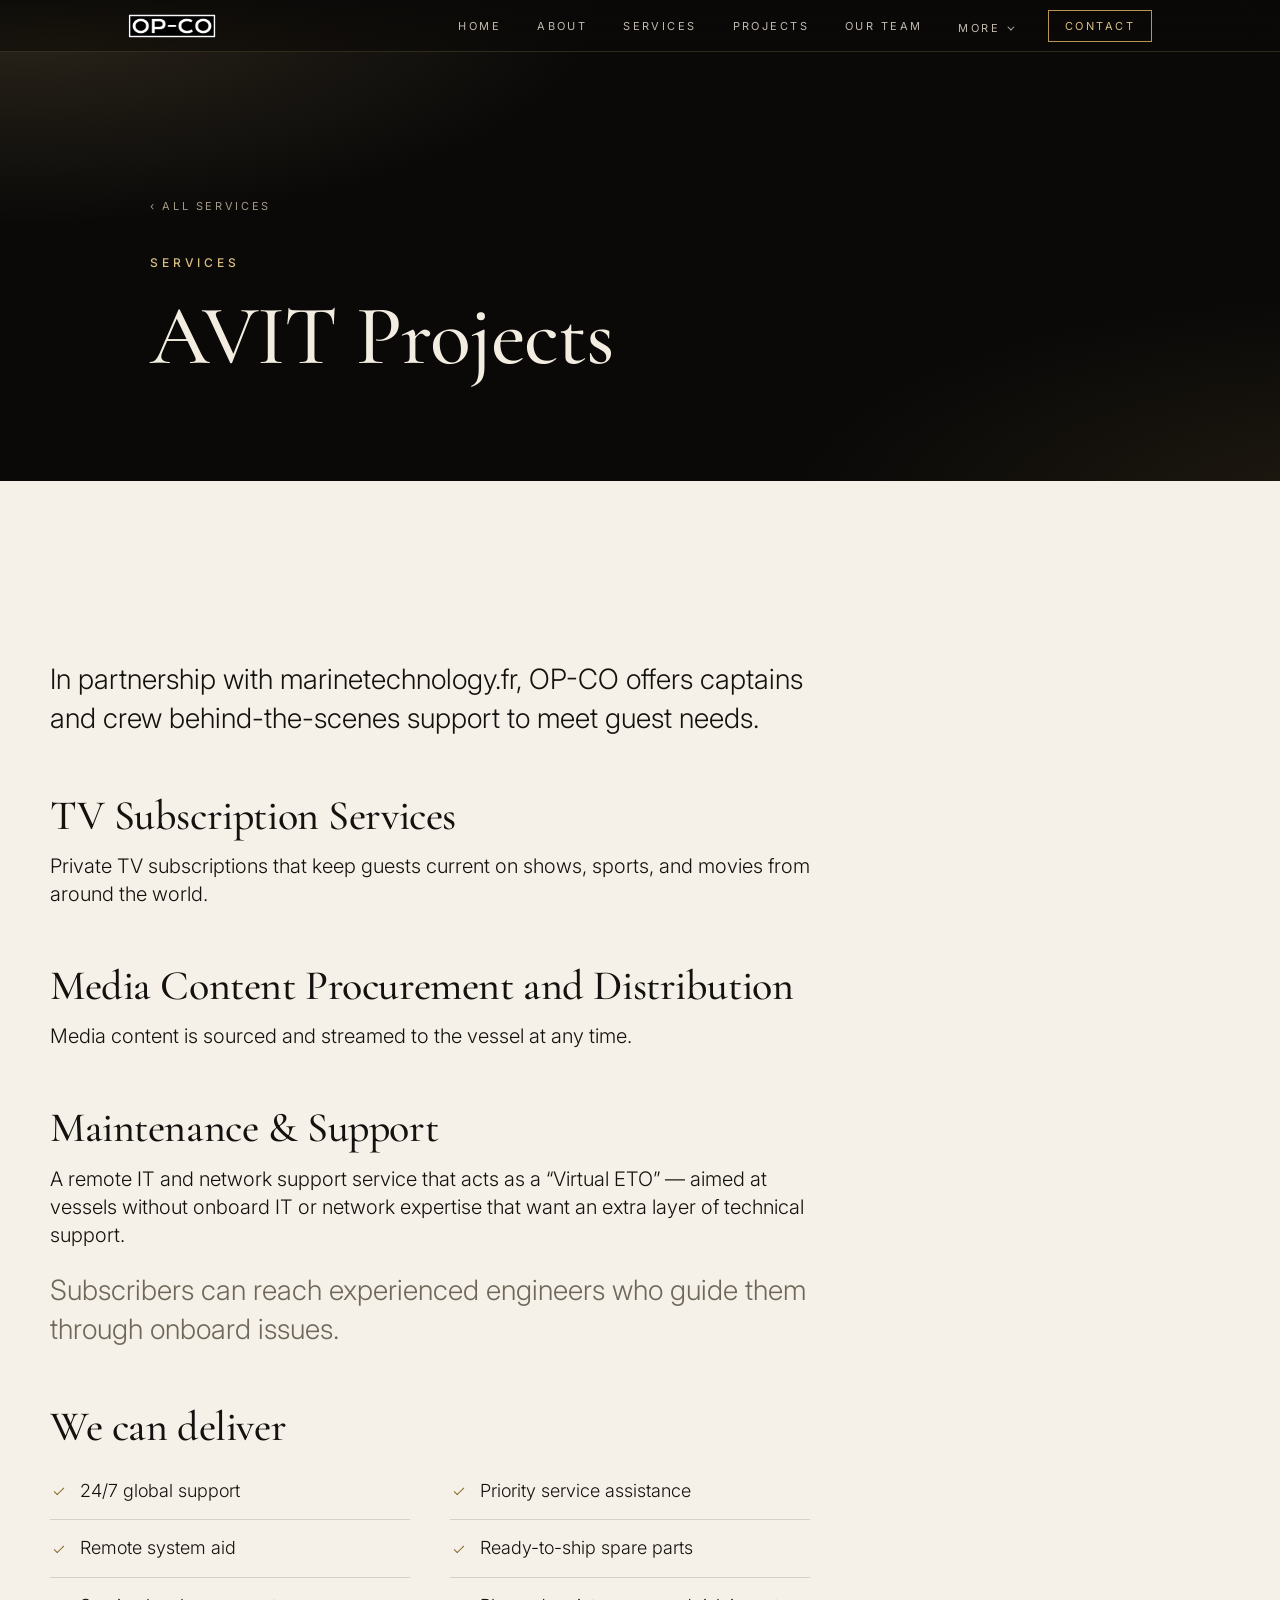
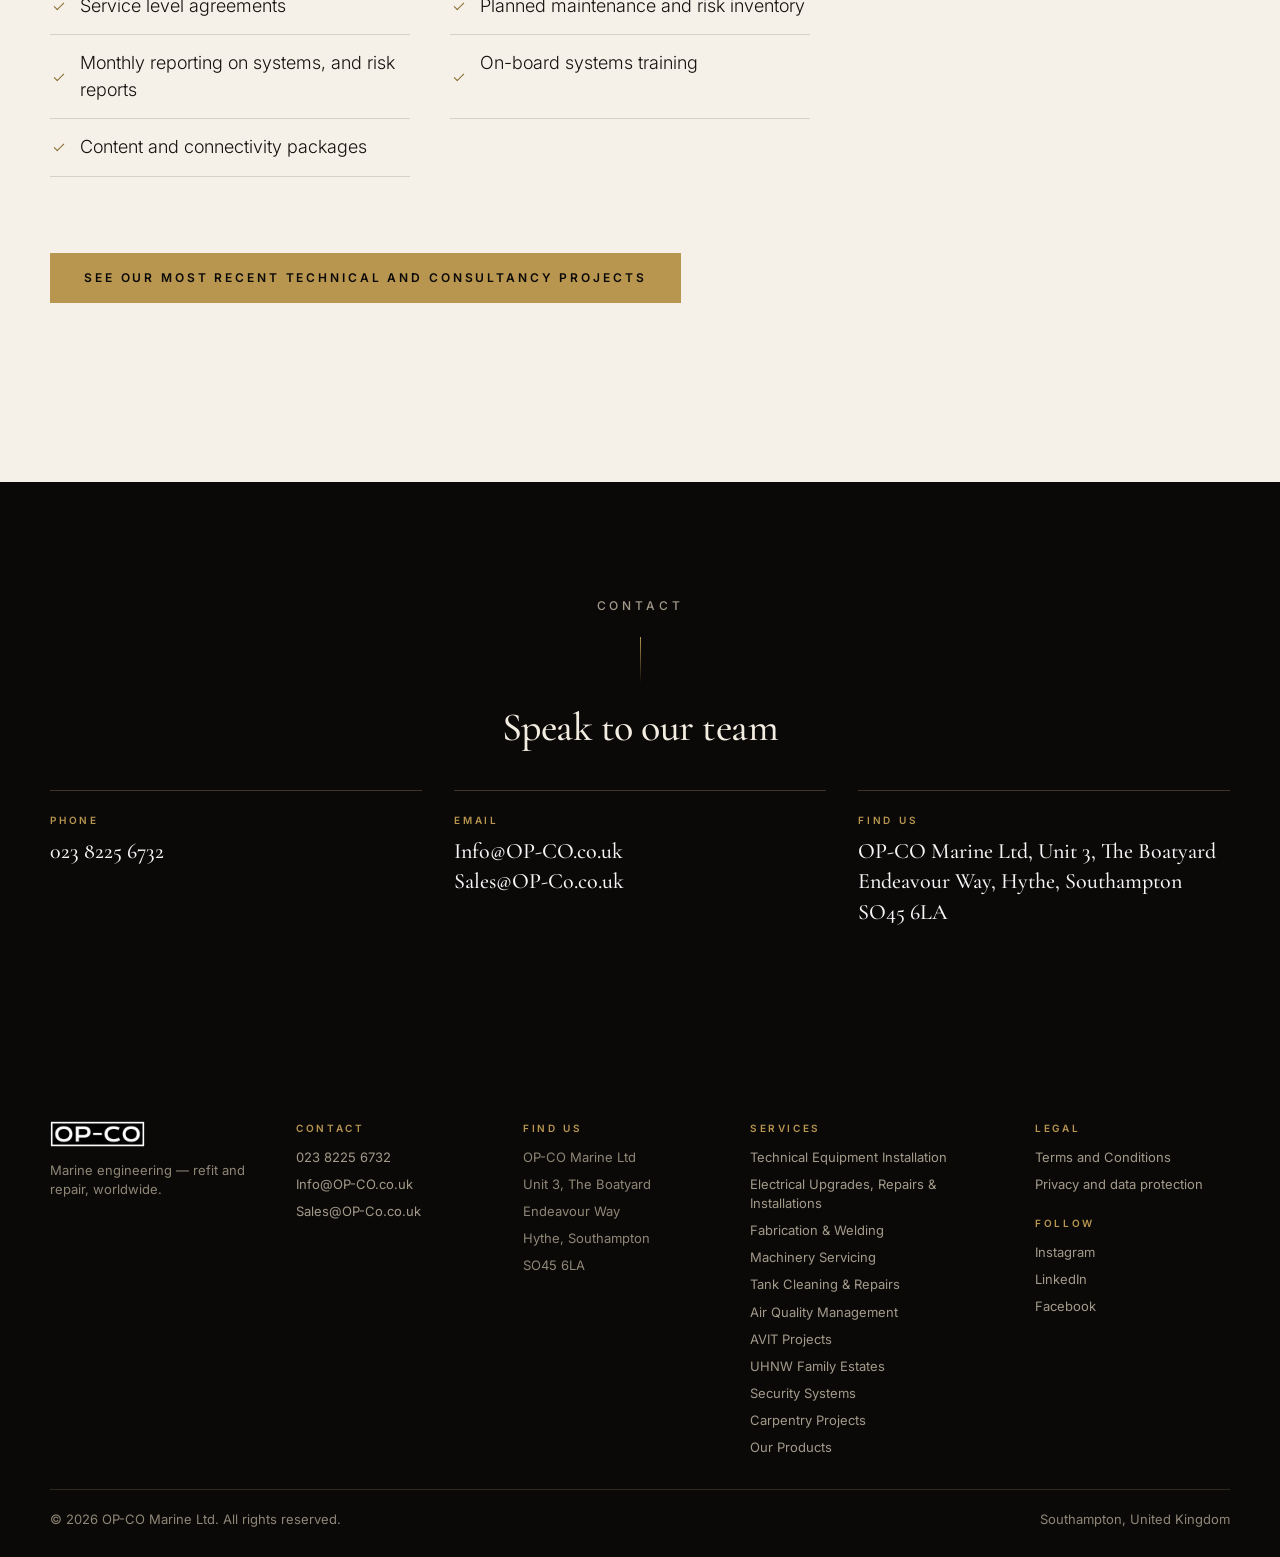
<file: services/avit-projects.html>
<!doctype html>
<html lang="en-GB">
<head>
<meta charset="utf-8">
<meta name="viewport" content="width=device-width, initial-scale=1, viewport-fit=cover">
<title>AVIT Projects | OP-CO</title>
<meta name="description" content="AV, IT and TV subscription services and support for superyachts.">
<meta name="theme-color" content="#0a0908">
<meta property="og:title" content="AVIT Projects | OP-CO"><meta property="og:description" content="AV, IT and TV subscription services and support for superyachts."><meta property="og:type" content="website"><meta property="og:site_name" content="OP-CO Marine">
<link rel="icon" href="../assets/img/favicon.ico" sizes="48x48"><link rel="icon" type="image/png" sizes="32x32" href="../assets/img/favicon-32.png"><link rel="apple-touch-icon" href="../assets/img/apple-touch-icon.png">
<link rel="preconnect" href="https://fonts.googleapis.com"><link rel="preconnect" href="https://fonts.gstatic.com" crossorigin><link rel="stylesheet" href="https://fonts.googleapis.com/css2?family=Cormorant+Garamond:ital,wght@0,400;0,500;0,600;1,400;1,500&family=Inter:wght@300;400;500;600&display=swap">
<link rel="stylesheet" href="../assets/css/style.css?v=c3b0d8cf">
<script>document.documentElement.classList.add('js');(function(){try{var n=performance.getEntriesByType('navigation')[0];if(n&&n.type==='back_forward')return;if('scrollRestoration' in history)history.scrollRestoration='manual';if(!location.hash){var go=true,stop=function(){go=false},t0=Date.now();['touchstart','wheel','keydown','mousedown'].forEach(function(e){addEventListener(e,stop,{passive:true,once:true})});var top=function(){var d=document.documentElement;d.style.scrollBehavior='auto';scrollTo(0,0);d.scrollTop=0;if(document.body)document.body.scrollTop=0;d.style.scrollBehavior=''};top();var iv=setInterval(function(){if(!go||Date.now()-t0>3000){clearInterval(iv);return}if(scrollY!==0)top()},40);addEventListener('pageshow',function(e){if(e.persisted)top()})}addEventListener('pagehide',function(){history.scrollRestoration='auto'})}catch(e){}})()</script>
</head>
<body>
<a class="skip" href="#main">Skip to content</a>
<header class="nav" id="nav">
  <div class="nav__in">
    <a class="nav__logo" href="../index.html" aria-label="OP-CO Marine — home"><img src="../assets/img/logo.png" alt="OP-CO" width="88" height="24"></a>
    <nav class="nav__links" id="navlinks" aria-label="Primary">
      <a href="../index.html">Home</a>
      <a href="../index.html#about">About</a>
      <a href="../index.html#services">Services</a>
      <a href="../index.html#projects">Projects</a>
      <a href="../index.html#team">Our Team</a>
      <div class="nav__more">
        <button type="button" class="nav__morebtn" aria-expanded="false" aria-haspopup="true">More</button>
        <div class="nav__sub">
          <a href="../products.html">Our Products</a>
          <a href="../terms.html">Terms and Conditions</a>
          <a href="../privacy.html">Privacy and data protection</a>
        </div>
      </div>
      <a href="../index.html#contact" class="nav__cta">Contact</a>
    </nav>
    <button class="nav__burger" id="burger" aria-label="Menu" aria-expanded="false" aria-controls="navlinks"><span></span><span></span></button>
  </div>
</header>
<main id="main">
<section class="phero" data-nav="dark">
  <div class="wrap">
    <a class="crumb" href="../index.html#services">‹ All services</a>
    <p class="eyebrow" data-reveal>Services</p>
    <h1 class="h-lg" data-reveal style="--d:.05s">AVIT Projects</h1>
  </div>
</section>
<section class="sec pbody" data-nav="light">
  <div class="wrap">
    <div class="pbody__text" data-reveal><p>In partnership with marinetechnology.fr, OP-CO offers captains and crew behind-the-scenes support to meet guest needs.</p><h2>TV Subscription Services</h2><p>Private TV subscriptions that keep guests current on shows, sports, and movies from around the world.</p><h2>Media Content Procurement and Distribution</h2><p>Media content is sourced and streamed to the vessel at any time.</p><h2>Maintenance &amp; Support</h2><p>A remote IT and network support service that acts as a “Virtual ETO” — aimed at vessels without onboard IT or network expertise that want an extra layer of technical support.</p><p>Subscribers can reach experienced engineers who guide them through onboard issues.</p><h2>We can deliver</h2><ul class="tick"><li>24/7 global support</li><li>Priority service assistance</li><li>Remote system aid</li><li>Ready-to-ship spare parts</li><li>Service level agreements</li><li>Planned maintenance and risk inventory</li><li>Monthly reporting on systems, and risk reports</li><li>On-board systems training</li><li>Content and connectivity packages</li></ul></div>
    <div class="gal gal--2"><figure class="gal__item" data-reveal><img src="https://static.wixstatic.com/media/7f2c44_5e23dfcc3b8643f1817279cccbcde8f8~mv2.png" alt="Superyacht AV system" loading="lazy" onerror="this.parentNode.remove()"></figure><figure class="gal__item" data-reveal><img src="https://static.wixstatic.com/media/7f2c44_6542e82c510d4c319b8aa932ac353aa4~mv2.jpg" alt="AVIT installation" loading="lazy" onerror="this.parentNode.remove()"></figure></div>
    <p class="pbody__cta" data-reveal><a class="btn" href="../index.html#projects">See our most recent technical and consultancy projects</a></p>
  </div>
</section>
<section class="sec contact contact--band" data-nav="dark" aria-labelledby="cb-h">
  <div class="wrap">
    <div class="sec__head"><p class="eyebrow" data-reveal>Contact</p><h2 class="h-md" id="cb-h" data-reveal>Speak to our team</h2></div>
    <div class="band" data-reveal>
      <div class="detail"><small>Phone</small><a href="tel:+442382256732">023 8225 6732</a></div>
      <div class="detail"><small>Email</small><a href="mailto:Info@OP-CO.co.uk">Info@OP-CO.co.uk</a><a href="mailto:Sales@OP-Co.co.uk">Sales@OP-Co.co.uk</a></div>
      <div class="detail"><small>Find us</small><address>OP-CO Marine Ltd, Unit 3, The Boatyard<br>Endeavour Way, Hythe, Southampton SO45 6LA</address></div>
    </div>
  </div>
</section>
</main>
<footer class="foot">
  <div class="wrap">
    <div class="foot__cols">
      <div><img src="../assets/img/logo.png" alt="OP-CO" width="95" height="26" loading="lazy"><p>Marine engineering — refit and repair, worldwide.</p></div>
      <div><h5>Contact</h5><ul><li><a href="tel:+442382256732">023 8225 6732</a></li><li><a href="mailto:Info@OP-CO.co.uk">Info@OP-CO.co.uk</a></li><li><a href="mailto:Sales@OP-Co.co.uk">Sales@OP-Co.co.uk</a></li></ul></div>
      <div><h5>Find Us</h5><ul><li>OP-CO Marine Ltd</li><li>Unit 3, The Boatyard</li><li>Endeavour Way</li><li>Hythe, Southampton</li><li>SO45 6LA</li></ul></div>
      <div><h5>Services</h5><ul><li><a href="../services/superyacht-equipment-installation.html">Technical Equipment Installation</a></li><li><a href="../services/superyacht-electrical-upgrades-installations.html">Electrical Upgrades, Repairs &amp; Installations</a></li><li><a href="../services/superyacht-fabrication-welding.html">Fabrication &amp; Welding</a></li><li><a href="../services/machinery-servicing.html">Machinery Servicing</a></li><li><a href="../services/tank-cleaning-and-repairs.html">Tank Cleaning &amp; Repairs</a></li><li><a href="../services/air-quality-management-luxury-homes.html">Air Quality Management</a></li><li><a href="../services/avit-projects.html">AVIT Projects</a></li><li><a href="../services/uhnw-family-estate-management.html">UHNW Family Estates</a></li><li><a href="../services/security-systems.html">Security Systems</a></li><li><a href="../services/superyacht-carpentry.html">Carpentry Projects</a></li><li><a href="../products.html">Our Products</a></li></ul></div>
      <div><h5>Legal</h5><ul><li><a href="../terms.html">Terms and Conditions</a></li><li><a href="../privacy.html">Privacy and data protection</a></li></ul>
        <h5 style="margin-top:22px">Follow</h5><ul><li><a href="https://www.instagram.com/opco_marine?igsh=a210bGZ0aGpxazZ0" target="_blank" rel="noopener">Instagram</a></li><li><a href="https://www.linkedin.com/company/op-co-marine/posts/?feedView=all" target="_blank" rel="noopener">LinkedIn</a></li><li><a href="https://www.facebook.com/people/OP-CO/100091286894781/" target="_blank" rel="noopener">Facebook</a></li></ul></div>
    </div>
    <div class="foot__base"><span>© <span id="yr">2026</span> OP-CO Marine Ltd. All rights reserved.</span><span>Southampton, United Kingdom</span></div>
  </div>
</footer>
<script src="../assets/js/main.js?v=c3b0d8cf" defer></script>
</body>
</html>
</file>
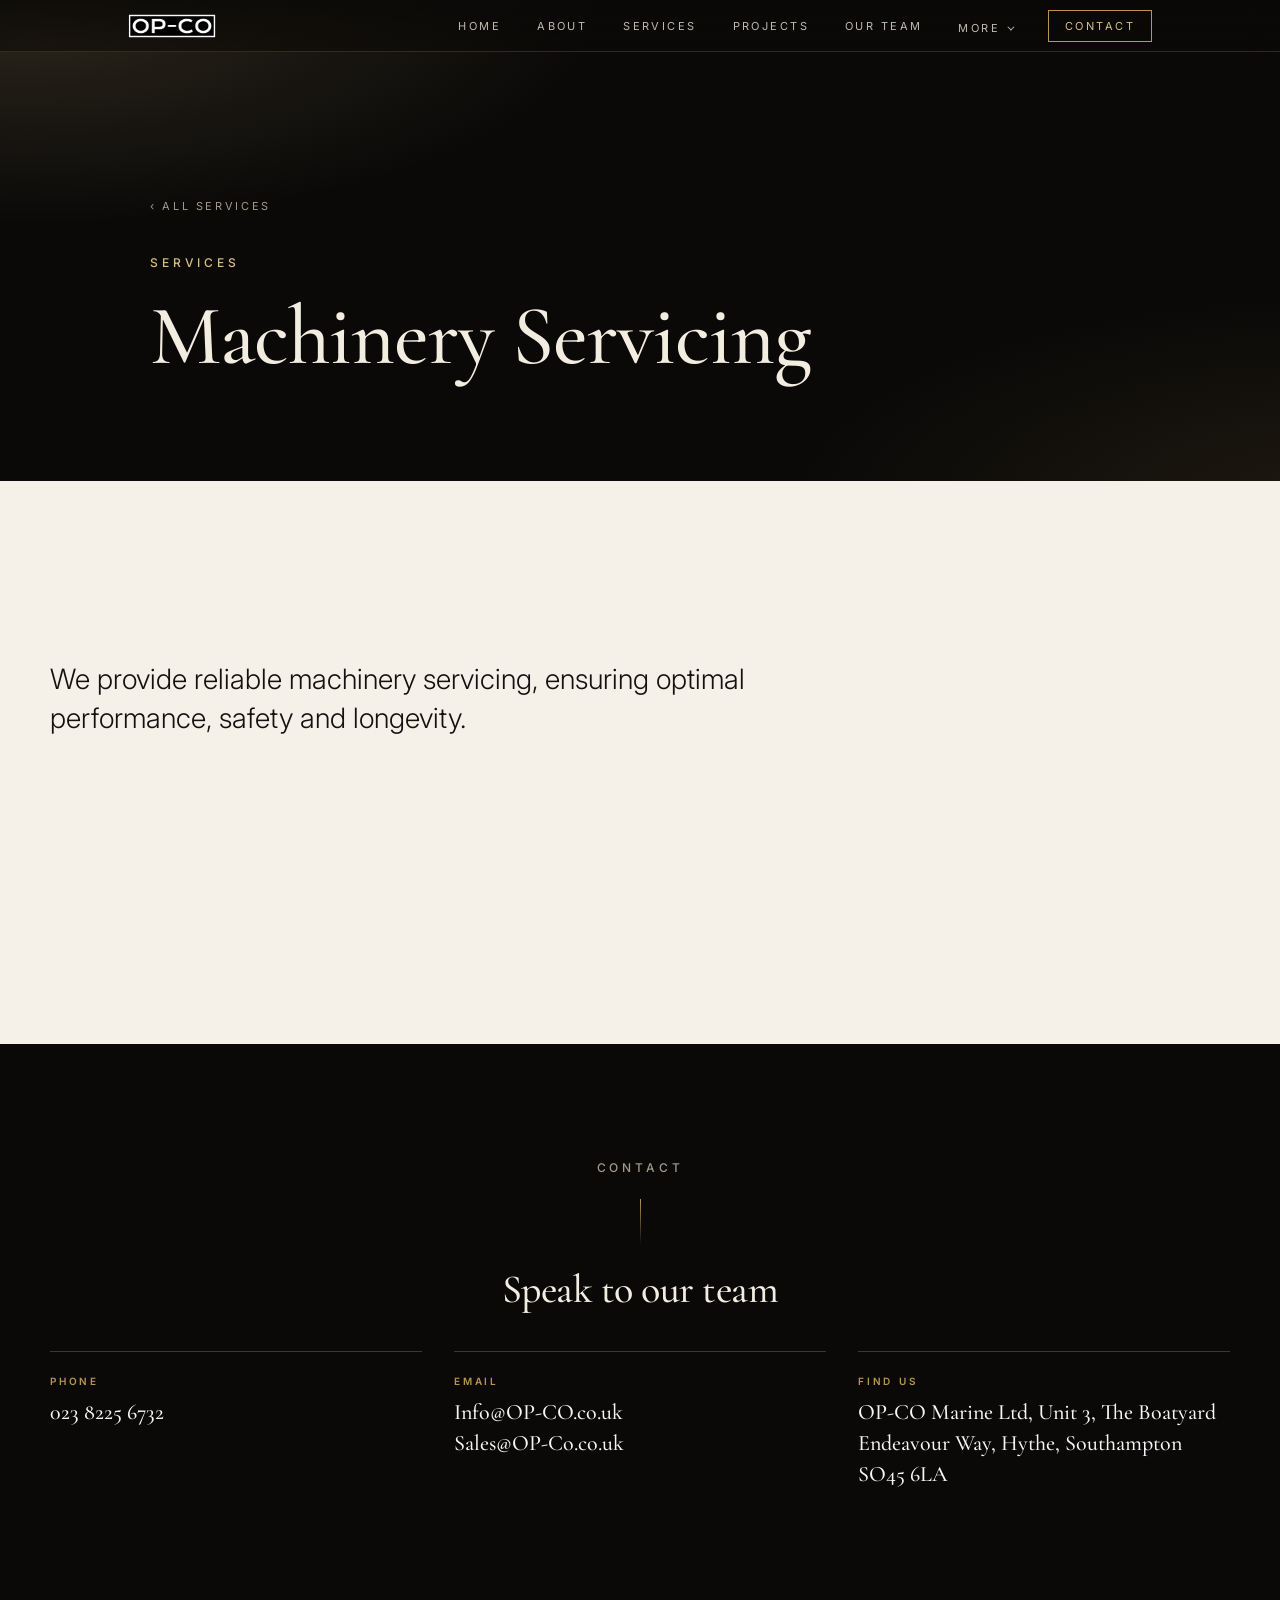
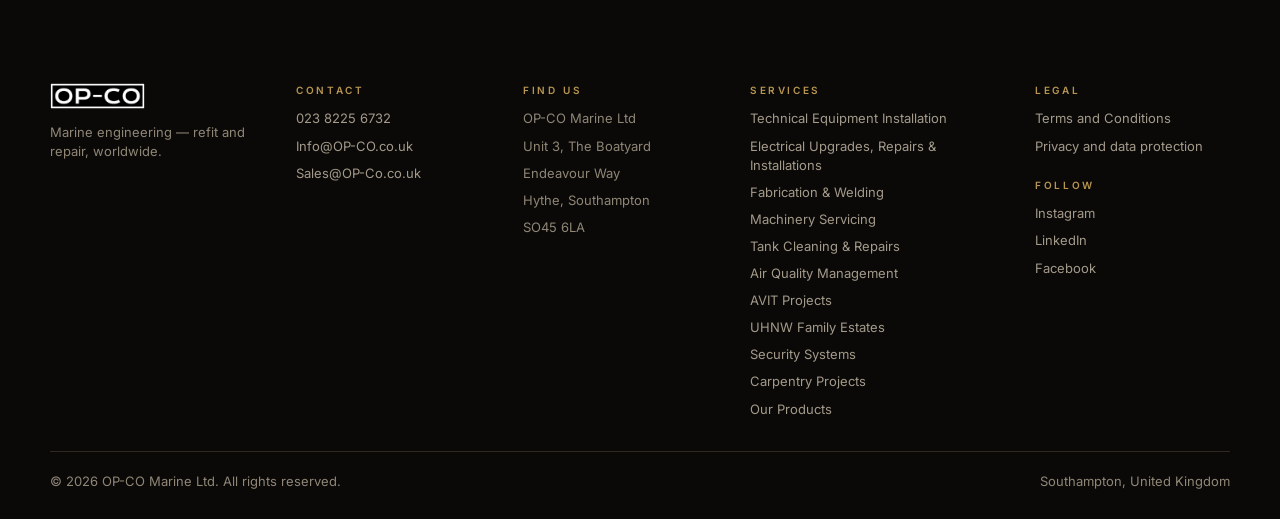
<file: services/machinery-servicing.html>
<!doctype html>
<html lang="en-GB">
<head>
<meta charset="utf-8">
<meta name="viewport" content="width=device-width, initial-scale=1, viewport-fit=cover">
<title>Machinery Servicing | OP-CO</title>
<meta name="description" content="Reliable superyacht machinery servicing for performance, safety and longevity.">
<meta name="theme-color" content="#0a0908">
<meta property="og:title" content="Machinery Servicing | OP-CO"><meta property="og:description" content="Reliable superyacht machinery servicing for performance, safety and longevity."><meta property="og:type" content="website"><meta property="og:site_name" content="OP-CO Marine">
<link rel="icon" href="../assets/img/favicon.ico" sizes="48x48"><link rel="icon" type="image/png" sizes="32x32" href="../assets/img/favicon-32.png"><link rel="apple-touch-icon" href="../assets/img/apple-touch-icon.png">
<link rel="preconnect" href="https://fonts.googleapis.com"><link rel="preconnect" href="https://fonts.gstatic.com" crossorigin><link rel="stylesheet" href="https://fonts.googleapis.com/css2?family=Cormorant+Garamond:ital,wght@0,400;0,500;0,600;1,400;1,500&family=Inter:wght@300;400;500;600&display=swap">
<link rel="stylesheet" href="../assets/css/style.css?v=c3b0d8cf">
<script>document.documentElement.classList.add('js');(function(){try{var n=performance.getEntriesByType('navigation')[0];if(n&&n.type==='back_forward')return;if('scrollRestoration' in history)history.scrollRestoration='manual';if(!location.hash){var go=true,stop=function(){go=false},t0=Date.now();['touchstart','wheel','keydown','mousedown'].forEach(function(e){addEventListener(e,stop,{passive:true,once:true})});var top=function(){var d=document.documentElement;d.style.scrollBehavior='auto';scrollTo(0,0);d.scrollTop=0;if(document.body)document.body.scrollTop=0;d.style.scrollBehavior=''};top();var iv=setInterval(function(){if(!go||Date.now()-t0>3000){clearInterval(iv);return}if(scrollY!==0)top()},40);addEventListener('pageshow',function(e){if(e.persisted)top()})}addEventListener('pagehide',function(){history.scrollRestoration='auto'})}catch(e){}})()</script>
</head>
<body>
<a class="skip" href="#main">Skip to content</a>
<header class="nav" id="nav">
  <div class="nav__in">
    <a class="nav__logo" href="../index.html" aria-label="OP-CO Marine — home"><img src="../assets/img/logo.png" alt="OP-CO" width="88" height="24"></a>
    <nav class="nav__links" id="navlinks" aria-label="Primary">
      <a href="../index.html">Home</a>
      <a href="../index.html#about">About</a>
      <a href="../index.html#services">Services</a>
      <a href="../index.html#projects">Projects</a>
      <a href="../index.html#team">Our Team</a>
      <div class="nav__more">
        <button type="button" class="nav__morebtn" aria-expanded="false" aria-haspopup="true">More</button>
        <div class="nav__sub">
          <a href="../products.html">Our Products</a>
          <a href="../terms.html">Terms and Conditions</a>
          <a href="../privacy.html">Privacy and data protection</a>
        </div>
      </div>
      <a href="../index.html#contact" class="nav__cta">Contact</a>
    </nav>
    <button class="nav__burger" id="burger" aria-label="Menu" aria-expanded="false" aria-controls="navlinks"><span></span><span></span></button>
  </div>
</header>
<main id="main">
<section class="phero" data-nav="dark">
  <div class="wrap">
    <a class="crumb" href="../index.html#services">‹ All services</a>
    <p class="eyebrow" data-reveal>Services</p>
    <h1 class="h-lg" data-reveal style="--d:.05s">Machinery Servicing</h1>
  </div>
</section>
<section class="sec pbody" data-nav="light">
  <div class="wrap">
    <div class="pbody__text" data-reveal><p>We provide reliable machinery servicing, ensuring optimal performance, safety and longevity.</p></div>
    <div class="gal gal--3"><figure class="gal__item" data-reveal><img src="https://static.wixstatic.com/media/023e89_d415fd7aae704808890dbf1089be2bfe~mv2.jpg" alt="Machinery servicing" loading="lazy" onerror="this.parentNode.remove()"></figure><figure class="gal__item" data-reveal><img src="https://static.wixstatic.com/media/023e89_70936ebf290d4661a5c98db8cab851d2~mv2.png" alt="Engine room work" loading="lazy" onerror="this.parentNode.remove()"></figure><figure class="gal__item" data-reveal><img src="https://static.wixstatic.com/media/023e89_7b0548fa423548db8e53d07d5b4550c1~mv2.jpg" alt="Servicing" loading="lazy" onerror="this.parentNode.remove()"></figure></div>
    <p class="pbody__cta" data-reveal><a class="btn" href="../index.html#projects">See our most recent technical and consultancy projects</a></p>
  </div>
</section>
<section class="sec contact contact--band" data-nav="dark" aria-labelledby="cb-h">
  <div class="wrap">
    <div class="sec__head"><p class="eyebrow" data-reveal>Contact</p><h2 class="h-md" id="cb-h" data-reveal>Speak to our team</h2></div>
    <div class="band" data-reveal>
      <div class="detail"><small>Phone</small><a href="tel:+442382256732">023 8225 6732</a></div>
      <div class="detail"><small>Email</small><a href="mailto:Info@OP-CO.co.uk">Info@OP-CO.co.uk</a><a href="mailto:Sales@OP-Co.co.uk">Sales@OP-Co.co.uk</a></div>
      <div class="detail"><small>Find us</small><address>OP-CO Marine Ltd, Unit 3, The Boatyard<br>Endeavour Way, Hythe, Southampton SO45 6LA</address></div>
    </div>
  </div>
</section>
</main>
<footer class="foot">
  <div class="wrap">
    <div class="foot__cols">
      <div><img src="../assets/img/logo.png" alt="OP-CO" width="95" height="26" loading="lazy"><p>Marine engineering — refit and repair, worldwide.</p></div>
      <div><h5>Contact</h5><ul><li><a href="tel:+442382256732">023 8225 6732</a></li><li><a href="mailto:Info@OP-CO.co.uk">Info@OP-CO.co.uk</a></li><li><a href="mailto:Sales@OP-Co.co.uk">Sales@OP-Co.co.uk</a></li></ul></div>
      <div><h5>Find Us</h5><ul><li>OP-CO Marine Ltd</li><li>Unit 3, The Boatyard</li><li>Endeavour Way</li><li>Hythe, Southampton</li><li>SO45 6LA</li></ul></div>
      <div><h5>Services</h5><ul><li><a href="../services/superyacht-equipment-installation.html">Technical Equipment Installation</a></li><li><a href="../services/superyacht-electrical-upgrades-installations.html">Electrical Upgrades, Repairs &amp; Installations</a></li><li><a href="../services/superyacht-fabrication-welding.html">Fabrication &amp; Welding</a></li><li><a href="../services/machinery-servicing.html">Machinery Servicing</a></li><li><a href="../services/tank-cleaning-and-repairs.html">Tank Cleaning &amp; Repairs</a></li><li><a href="../services/air-quality-management-luxury-homes.html">Air Quality Management</a></li><li><a href="../services/avit-projects.html">AVIT Projects</a></li><li><a href="../services/uhnw-family-estate-management.html">UHNW Family Estates</a></li><li><a href="../services/security-systems.html">Security Systems</a></li><li><a href="../services/superyacht-carpentry.html">Carpentry Projects</a></li><li><a href="../products.html">Our Products</a></li></ul></div>
      <div><h5>Legal</h5><ul><li><a href="../terms.html">Terms and Conditions</a></li><li><a href="../privacy.html">Privacy and data protection</a></li></ul>
        <h5 style="margin-top:22px">Follow</h5><ul><li><a href="https://www.instagram.com/opco_marine?igsh=a210bGZ0aGpxazZ0" target="_blank" rel="noopener">Instagram</a></li><li><a href="https://www.linkedin.com/company/op-co-marine/posts/?feedView=all" target="_blank" rel="noopener">LinkedIn</a></li><li><a href="https://www.facebook.com/people/OP-CO/100091286894781/" target="_blank" rel="noopener">Facebook</a></li></ul></div>
    </div>
    <div class="foot__base"><span>© <span id="yr">2026</span> OP-CO Marine Ltd. All rights reserved.</span><span>Southampton, United Kingdom</span></div>
  </div>
</footer>
<script src="../assets/js/main.js?v=c3b0d8cf" defer></script>
</body>
</html>
</file>
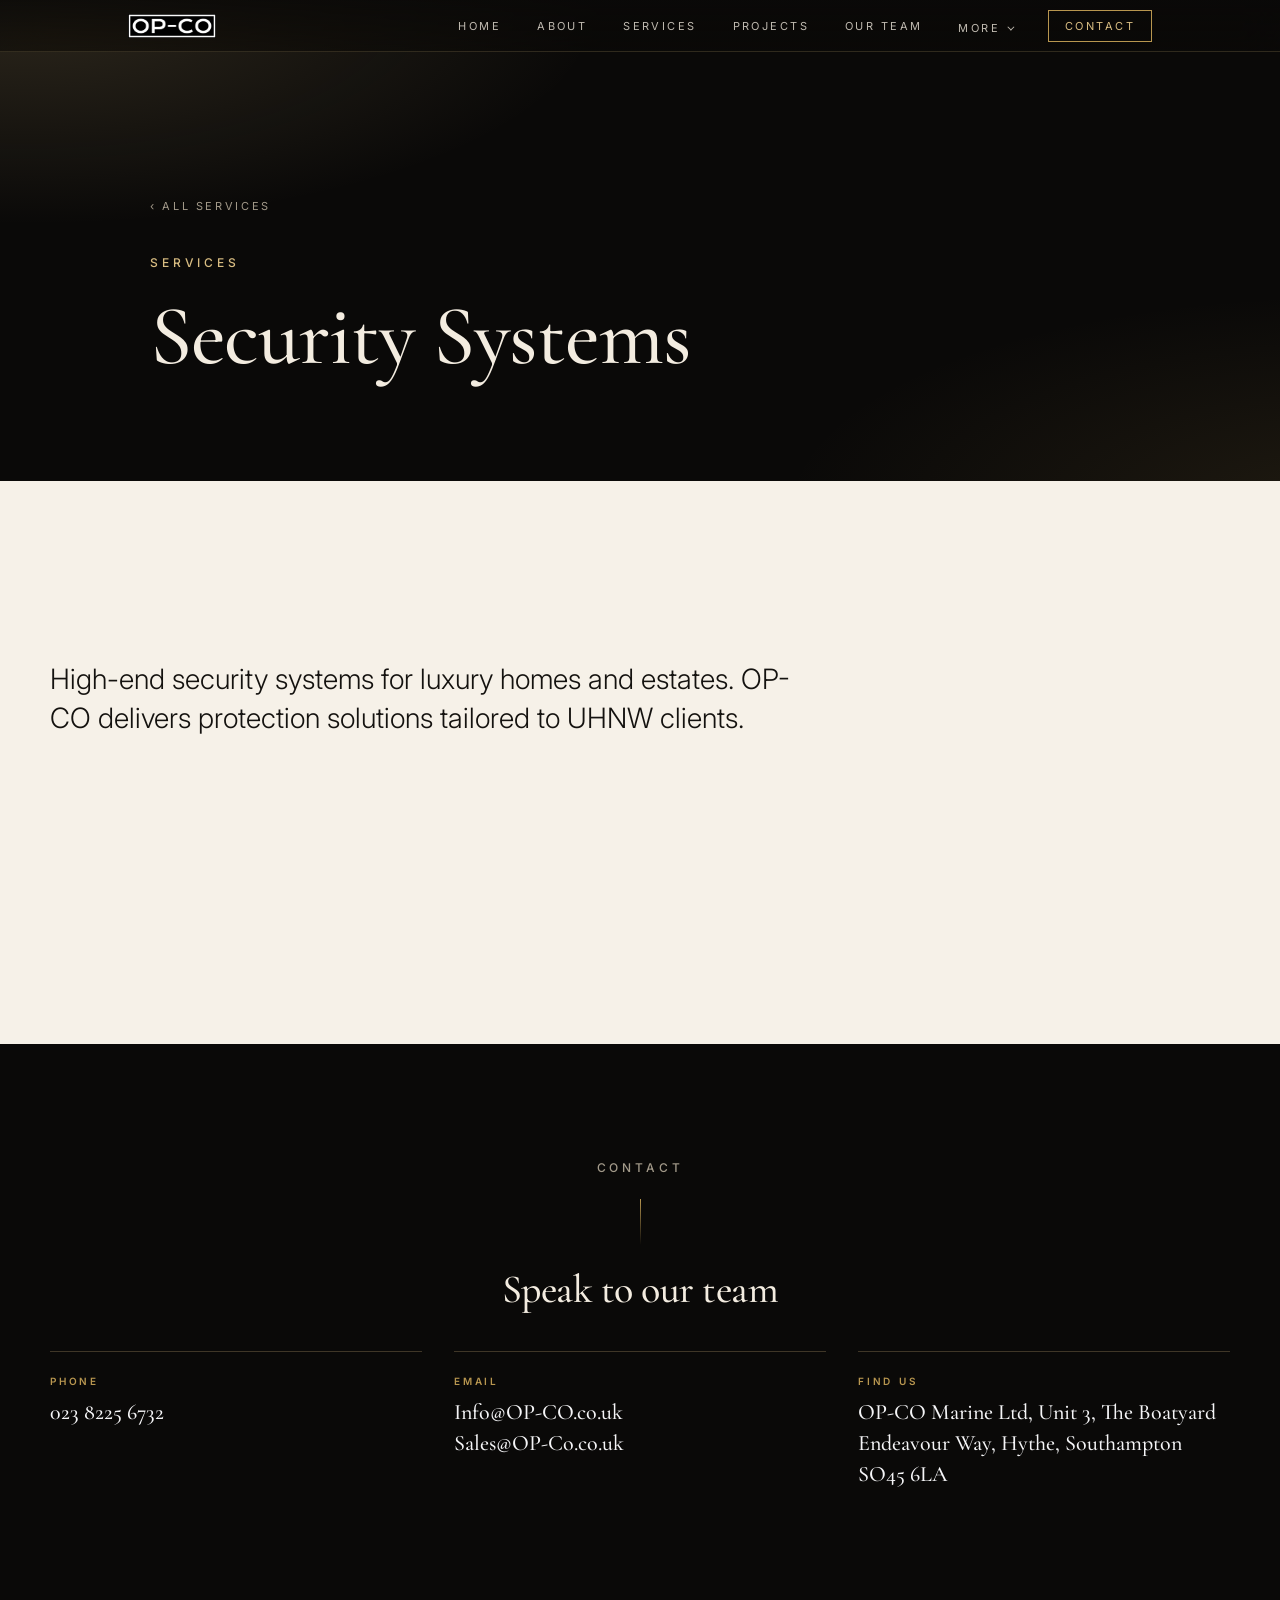
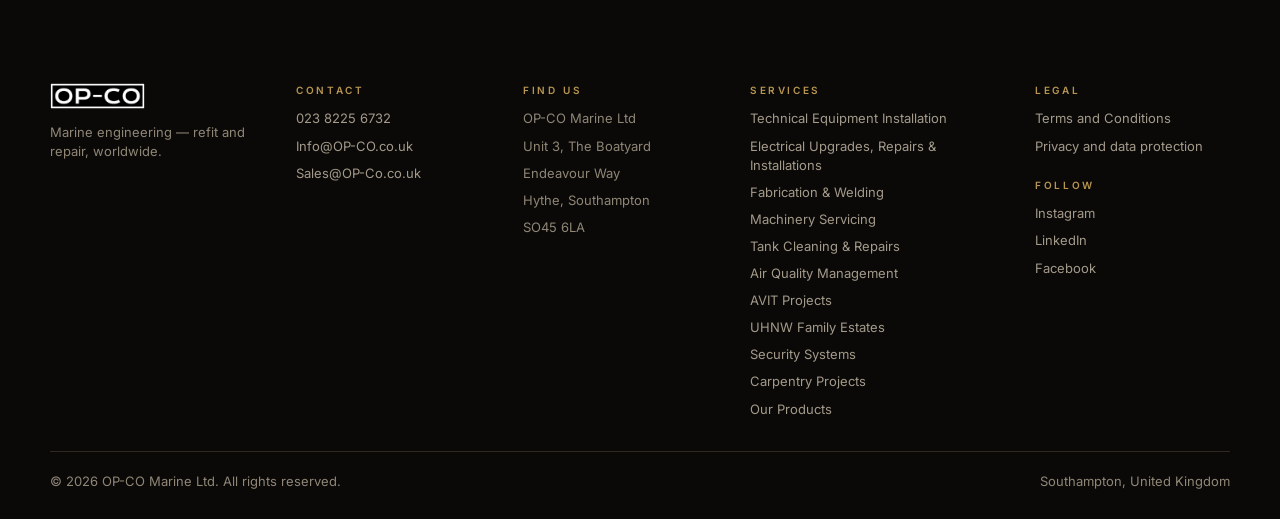
<file: services/security-systems.html>
<!doctype html>
<html lang="en-GB">
<head>
<meta charset="utf-8">
<meta name="viewport" content="width=device-width, initial-scale=1, viewport-fit=cover">
<title>Security Systems | OP-CO</title>
<meta name="description" content="High-end security systems for luxury homes and estates.">
<meta name="theme-color" content="#0a0908">
<meta property="og:title" content="Security Systems | OP-CO"><meta property="og:description" content="High-end security systems for luxury homes and estates."><meta property="og:type" content="website"><meta property="og:site_name" content="OP-CO Marine">
<link rel="icon" href="../assets/img/favicon.ico" sizes="48x48"><link rel="icon" type="image/png" sizes="32x32" href="../assets/img/favicon-32.png"><link rel="apple-touch-icon" href="../assets/img/apple-touch-icon.png">
<link rel="preconnect" href="https://fonts.googleapis.com"><link rel="preconnect" href="https://fonts.gstatic.com" crossorigin><link rel="stylesheet" href="https://fonts.googleapis.com/css2?family=Cormorant+Garamond:ital,wght@0,400;0,500;0,600;1,400;1,500&family=Inter:wght@300;400;500;600&display=swap">
<link rel="stylesheet" href="../assets/css/style.css?v=c3b0d8cf">
<script>document.documentElement.classList.add('js');(function(){try{var n=performance.getEntriesByType('navigation')[0];if(n&&n.type==='back_forward')return;if('scrollRestoration' in history)history.scrollRestoration='manual';if(!location.hash){var go=true,stop=function(){go=false},t0=Date.now();['touchstart','wheel','keydown','mousedown'].forEach(function(e){addEventListener(e,stop,{passive:true,once:true})});var top=function(){var d=document.documentElement;d.style.scrollBehavior='auto';scrollTo(0,0);d.scrollTop=0;if(document.body)document.body.scrollTop=0;d.style.scrollBehavior=''};top();var iv=setInterval(function(){if(!go||Date.now()-t0>3000){clearInterval(iv);return}if(scrollY!==0)top()},40);addEventListener('pageshow',function(e){if(e.persisted)top()})}addEventListener('pagehide',function(){history.scrollRestoration='auto'})}catch(e){}})()</script>
</head>
<body>
<a class="skip" href="#main">Skip to content</a>
<header class="nav" id="nav">
  <div class="nav__in">
    <a class="nav__logo" href="../index.html" aria-label="OP-CO Marine — home"><img src="../assets/img/logo.png" alt="OP-CO" width="88" height="24"></a>
    <nav class="nav__links" id="navlinks" aria-label="Primary">
      <a href="../index.html">Home</a>
      <a href="../index.html#about">About</a>
      <a href="../index.html#services">Services</a>
      <a href="../index.html#projects">Projects</a>
      <a href="../index.html#team">Our Team</a>
      <div class="nav__more">
        <button type="button" class="nav__morebtn" aria-expanded="false" aria-haspopup="true">More</button>
        <div class="nav__sub">
          <a href="../products.html">Our Products</a>
          <a href="../terms.html">Terms and Conditions</a>
          <a href="../privacy.html">Privacy and data protection</a>
        </div>
      </div>
      <a href="../index.html#contact" class="nav__cta">Contact</a>
    </nav>
    <button class="nav__burger" id="burger" aria-label="Menu" aria-expanded="false" aria-controls="navlinks"><span></span><span></span></button>
  </div>
</header>
<main id="main">
<section class="phero" data-nav="dark">
  <div class="wrap">
    <a class="crumb" href="../index.html#services">‹ All services</a>
    <p class="eyebrow" data-reveal>Services</p>
    <h1 class="h-lg" data-reveal style="--d:.05s">Security Systems</h1>
  </div>
</section>
<section class="sec pbody" data-nav="light">
  <div class="wrap">
    <div class="pbody__text" data-reveal><p>High-end security systems for luxury homes and estates. OP-CO delivers protection solutions tailored to UHNW clients.</p></div>
    <div class="gal gal--2"><figure class="gal__item" data-reveal><img src="https://static.wixstatic.com/media/7f2c44_2c6ffb4c60914a04a7fb203cb4cedce5~mv2.jpeg" alt="Security installation" loading="lazy" onerror="this.parentNode.remove()"></figure><figure class="gal__item" data-reveal><img src="https://static.wixstatic.com/media/7f2c44_2a9b596a95b14db18e770a2cad7c054e~mv2.jpeg" alt="Security systems" loading="lazy" onerror="this.parentNode.remove()"></figure></div>
    <p class="pbody__cta" data-reveal><a class="btn" href="../index.html#projects">See our most recent technical and consultancy projects</a></p>
  </div>
</section>
<section class="sec contact contact--band" data-nav="dark" aria-labelledby="cb-h">
  <div class="wrap">
    <div class="sec__head"><p class="eyebrow" data-reveal>Contact</p><h2 class="h-md" id="cb-h" data-reveal>Speak to our team</h2></div>
    <div class="band" data-reveal>
      <div class="detail"><small>Phone</small><a href="tel:+442382256732">023 8225 6732</a></div>
      <div class="detail"><small>Email</small><a href="mailto:Info@OP-CO.co.uk">Info@OP-CO.co.uk</a><a href="mailto:Sales@OP-Co.co.uk">Sales@OP-Co.co.uk</a></div>
      <div class="detail"><small>Find us</small><address>OP-CO Marine Ltd, Unit 3, The Boatyard<br>Endeavour Way, Hythe, Southampton SO45 6LA</address></div>
    </div>
  </div>
</section>
</main>
<footer class="foot">
  <div class="wrap">
    <div class="foot__cols">
      <div><img src="../assets/img/logo.png" alt="OP-CO" width="95" height="26" loading="lazy"><p>Marine engineering — refit and repair, worldwide.</p></div>
      <div><h5>Contact</h5><ul><li><a href="tel:+442382256732">023 8225 6732</a></li><li><a href="mailto:Info@OP-CO.co.uk">Info@OP-CO.co.uk</a></li><li><a href="mailto:Sales@OP-Co.co.uk">Sales@OP-Co.co.uk</a></li></ul></div>
      <div><h5>Find Us</h5><ul><li>OP-CO Marine Ltd</li><li>Unit 3, The Boatyard</li><li>Endeavour Way</li><li>Hythe, Southampton</li><li>SO45 6LA</li></ul></div>
      <div><h5>Services</h5><ul><li><a href="../services/superyacht-equipment-installation.html">Technical Equipment Installation</a></li><li><a href="../services/superyacht-electrical-upgrades-installations.html">Electrical Upgrades, Repairs &amp; Installations</a></li><li><a href="../services/superyacht-fabrication-welding.html">Fabrication &amp; Welding</a></li><li><a href="../services/machinery-servicing.html">Machinery Servicing</a></li><li><a href="../services/tank-cleaning-and-repairs.html">Tank Cleaning &amp; Repairs</a></li><li><a href="../services/air-quality-management-luxury-homes.html">Air Quality Management</a></li><li><a href="../services/avit-projects.html">AVIT Projects</a></li><li><a href="../services/uhnw-family-estate-management.html">UHNW Family Estates</a></li><li><a href="../services/security-systems.html">Security Systems</a></li><li><a href="../services/superyacht-carpentry.html">Carpentry Projects</a></li><li><a href="../products.html">Our Products</a></li></ul></div>
      <div><h5>Legal</h5><ul><li><a href="../terms.html">Terms and Conditions</a></li><li><a href="../privacy.html">Privacy and data protection</a></li></ul>
        <h5 style="margin-top:22px">Follow</h5><ul><li><a href="https://www.instagram.com/opco_marine?igsh=a210bGZ0aGpxazZ0" target="_blank" rel="noopener">Instagram</a></li><li><a href="https://www.linkedin.com/company/op-co-marine/posts/?feedView=all" target="_blank" rel="noopener">LinkedIn</a></li><li><a href="https://www.facebook.com/people/OP-CO/100091286894781/" target="_blank" rel="noopener">Facebook</a></li></ul></div>
    </div>
    <div class="foot__base"><span>© <span id="yr">2026</span> OP-CO Marine Ltd. All rights reserved.</span><span>Southampton, United Kingdom</span></div>
  </div>
</footer>
<script src="../assets/js/main.js?v=c3b0d8cf" defer></script>
</body>
</html>
</file>
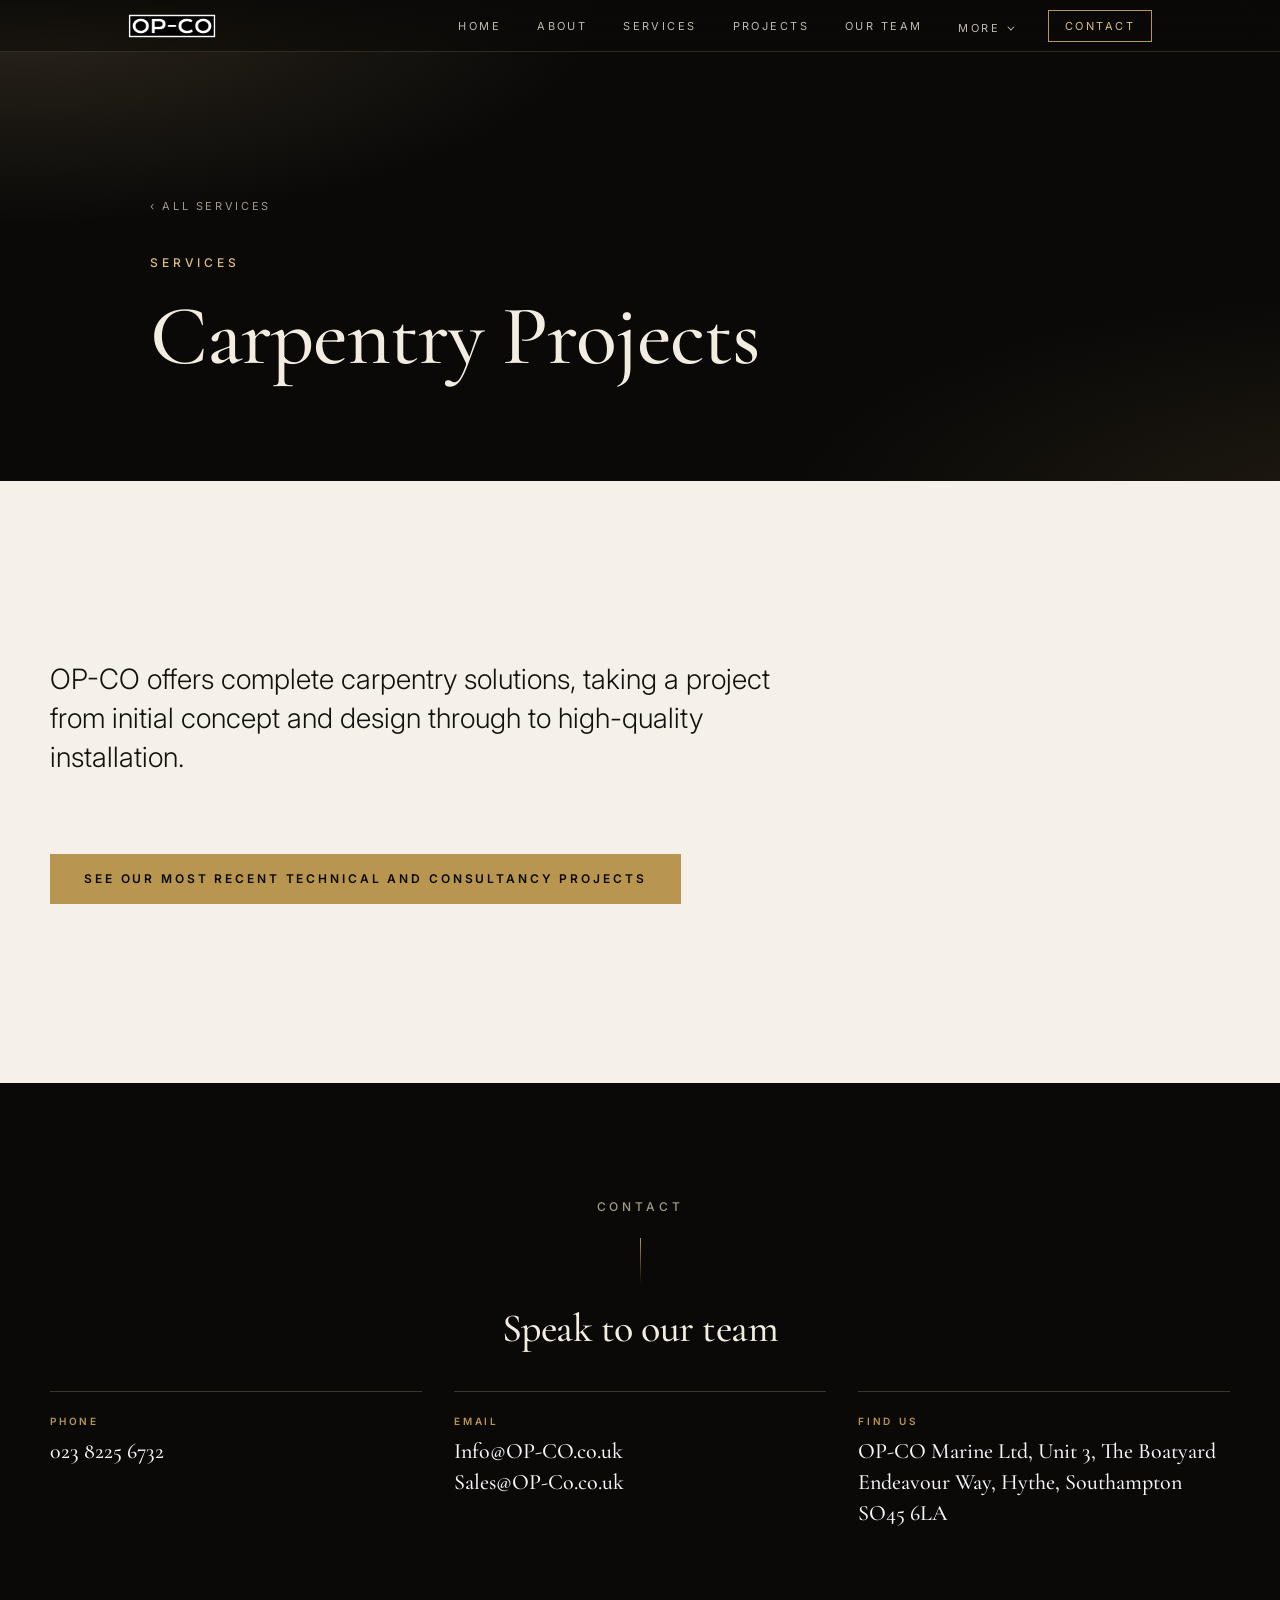
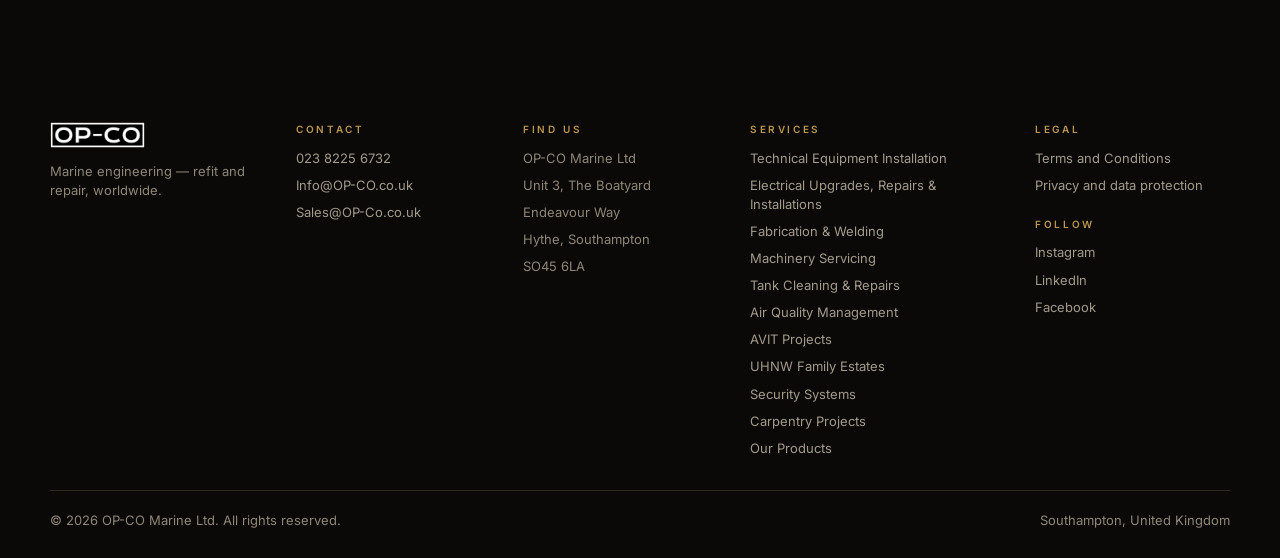
<file: services/superyacht-carpentry.html>
<!doctype html>
<html lang="en-GB">
<head>
<meta charset="utf-8">
<meta name="viewport" content="width=device-width, initial-scale=1, viewport-fit=cover">
<title>Carpentry Projects | OP-CO</title>
<meta name="description" content="Specialist superyacht interior carpentry installation with precision-crafted, high-quality finishes.">
<meta name="theme-color" content="#0a0908">
<meta property="og:title" content="Carpentry Projects | OP-CO"><meta property="og:description" content="Specialist superyacht interior carpentry installation with precision-crafted, high-quality finishes."><meta property="og:type" content="website"><meta property="og:site_name" content="OP-CO Marine">
<link rel="icon" href="../assets/img/favicon.ico" sizes="48x48"><link rel="icon" type="image/png" sizes="32x32" href="../assets/img/favicon-32.png"><link rel="apple-touch-icon" href="../assets/img/apple-touch-icon.png">
<link rel="preconnect" href="https://fonts.googleapis.com"><link rel="preconnect" href="https://fonts.gstatic.com" crossorigin><link rel="stylesheet" href="https://fonts.googleapis.com/css2?family=Cormorant+Garamond:ital,wght@0,400;0,500;0,600;1,400;1,500&family=Inter:wght@300;400;500;600&display=swap">
<link rel="stylesheet" href="../assets/css/style.css?v=c3b0d8cf">
<script>document.documentElement.classList.add('js');(function(){try{var n=performance.getEntriesByType('navigation')[0];if(n&&n.type==='back_forward')return;if('scrollRestoration' in history)history.scrollRestoration='manual';if(!location.hash){var go=true,stop=function(){go=false},t0=Date.now();['touchstart','wheel','keydown','mousedown'].forEach(function(e){addEventListener(e,stop,{passive:true,once:true})});var top=function(){var d=document.documentElement;d.style.scrollBehavior='auto';scrollTo(0,0);d.scrollTop=0;if(document.body)document.body.scrollTop=0;d.style.scrollBehavior=''};top();var iv=setInterval(function(){if(!go||Date.now()-t0>3000){clearInterval(iv);return}if(scrollY!==0)top()},40);addEventListener('pageshow',function(e){if(e.persisted)top()})}addEventListener('pagehide',function(){history.scrollRestoration='auto'})}catch(e){}})()</script>
</head>
<body>
<a class="skip" href="#main">Skip to content</a>
<header class="nav" id="nav">
  <div class="nav__in">
    <a class="nav__logo" href="../index.html" aria-label="OP-CO Marine — home"><img src="../assets/img/logo.png" alt="OP-CO" width="88" height="24"></a>
    <nav class="nav__links" id="navlinks" aria-label="Primary">
      <a href="../index.html">Home</a>
      <a href="../index.html#about">About</a>
      <a href="../index.html#services">Services</a>
      <a href="../index.html#projects">Projects</a>
      <a href="../index.html#team">Our Team</a>
      <div class="nav__more">
        <button type="button" class="nav__morebtn" aria-expanded="false" aria-haspopup="true">More</button>
        <div class="nav__sub">
          <a href="../products.html">Our Products</a>
          <a href="../terms.html">Terms and Conditions</a>
          <a href="../privacy.html">Privacy and data protection</a>
        </div>
      </div>
      <a href="../index.html#contact" class="nav__cta">Contact</a>
    </nav>
    <button class="nav__burger" id="burger" aria-label="Menu" aria-expanded="false" aria-controls="navlinks"><span></span><span></span></button>
  </div>
</header>
<main id="main">
<section class="phero" data-nav="dark">
  <div class="wrap">
    <a class="crumb" href="../index.html#services">‹ All services</a>
    <p class="eyebrow" data-reveal>Services</p>
    <h1 class="h-lg" data-reveal style="--d:.05s">Carpentry Projects</h1>
  </div>
</section>
<section class="sec pbody" data-nav="light">
  <div class="wrap">
    <div class="pbody__text" data-reveal><p>OP-CO offers complete carpentry solutions, taking a project from initial concept and design through to high-quality installation.</p></div>
    <div class="gal gal--2"><figure class="gal__item" data-reveal><img src="https://static.wixstatic.com/media/023e89_42db2895f8b7412ab7e232b6b1839e81~mv2.jpeg" alt="Interior carpentry" loading="lazy" onerror="this.parentNode.remove()"></figure><figure class="gal__item" data-reveal><img src="https://static.wixstatic.com/media/023e89_68a3a50eb0ff48a09448009624c22480~mv2.jpeg" alt="Carpentry installation" loading="lazy" onerror="this.parentNode.remove()"></figure></div>
    <p class="pbody__cta" data-reveal><a class="btn" href="../index.html#projects">See our most recent technical and consultancy projects</a></p>
  </div>
</section>
<section class="sec contact contact--band" data-nav="dark" aria-labelledby="cb-h">
  <div class="wrap">
    <div class="sec__head"><p class="eyebrow" data-reveal>Contact</p><h2 class="h-md" id="cb-h" data-reveal>Speak to our team</h2></div>
    <div class="band" data-reveal>
      <div class="detail"><small>Phone</small><a href="tel:+442382256732">023 8225 6732</a></div>
      <div class="detail"><small>Email</small><a href="mailto:Info@OP-CO.co.uk">Info@OP-CO.co.uk</a><a href="mailto:Sales@OP-Co.co.uk">Sales@OP-Co.co.uk</a></div>
      <div class="detail"><small>Find us</small><address>OP-CO Marine Ltd, Unit 3, The Boatyard<br>Endeavour Way, Hythe, Southampton SO45 6LA</address></div>
    </div>
  </div>
</section>
</main>
<footer class="foot">
  <div class="wrap">
    <div class="foot__cols">
      <div><img src="../assets/img/logo.png" alt="OP-CO" width="95" height="26" loading="lazy"><p>Marine engineering — refit and repair, worldwide.</p></div>
      <div><h5>Contact</h5><ul><li><a href="tel:+442382256732">023 8225 6732</a></li><li><a href="mailto:Info@OP-CO.co.uk">Info@OP-CO.co.uk</a></li><li><a href="mailto:Sales@OP-Co.co.uk">Sales@OP-Co.co.uk</a></li></ul></div>
      <div><h5>Find Us</h5><ul><li>OP-CO Marine Ltd</li><li>Unit 3, The Boatyard</li><li>Endeavour Way</li><li>Hythe, Southampton</li><li>SO45 6LA</li></ul></div>
      <div><h5>Services</h5><ul><li><a href="../services/superyacht-equipment-installation.html">Technical Equipment Installation</a></li><li><a href="../services/superyacht-electrical-upgrades-installations.html">Electrical Upgrades, Repairs &amp; Installations</a></li><li><a href="../services/superyacht-fabrication-welding.html">Fabrication &amp; Welding</a></li><li><a href="../services/machinery-servicing.html">Machinery Servicing</a></li><li><a href="../services/tank-cleaning-and-repairs.html">Tank Cleaning &amp; Repairs</a></li><li><a href="../services/air-quality-management-luxury-homes.html">Air Quality Management</a></li><li><a href="../services/avit-projects.html">AVIT Projects</a></li><li><a href="../services/uhnw-family-estate-management.html">UHNW Family Estates</a></li><li><a href="../services/security-systems.html">Security Systems</a></li><li><a href="../services/superyacht-carpentry.html">Carpentry Projects</a></li><li><a href="../products.html">Our Products</a></li></ul></div>
      <div><h5>Legal</h5><ul><li><a href="../terms.html">Terms and Conditions</a></li><li><a href="../privacy.html">Privacy and data protection</a></li></ul>
        <h5 style="margin-top:22px">Follow</h5><ul><li><a href="https://www.instagram.com/opco_marine?igsh=a210bGZ0aGpxazZ0" target="_blank" rel="noopener">Instagram</a></li><li><a href="https://www.linkedin.com/company/op-co-marine/posts/?feedView=all" target="_blank" rel="noopener">LinkedIn</a></li><li><a href="https://www.facebook.com/people/OP-CO/100091286894781/" target="_blank" rel="noopener">Facebook</a></li></ul></div>
    </div>
    <div class="foot__base"><span>© <span id="yr">2026</span> OP-CO Marine Ltd. All rights reserved.</span><span>Southampton, United Kingdom</span></div>
  </div>
</footer>
<script src="../assets/js/main.js?v=c3b0d8cf" defer></script>
</body>
</html>
</file>
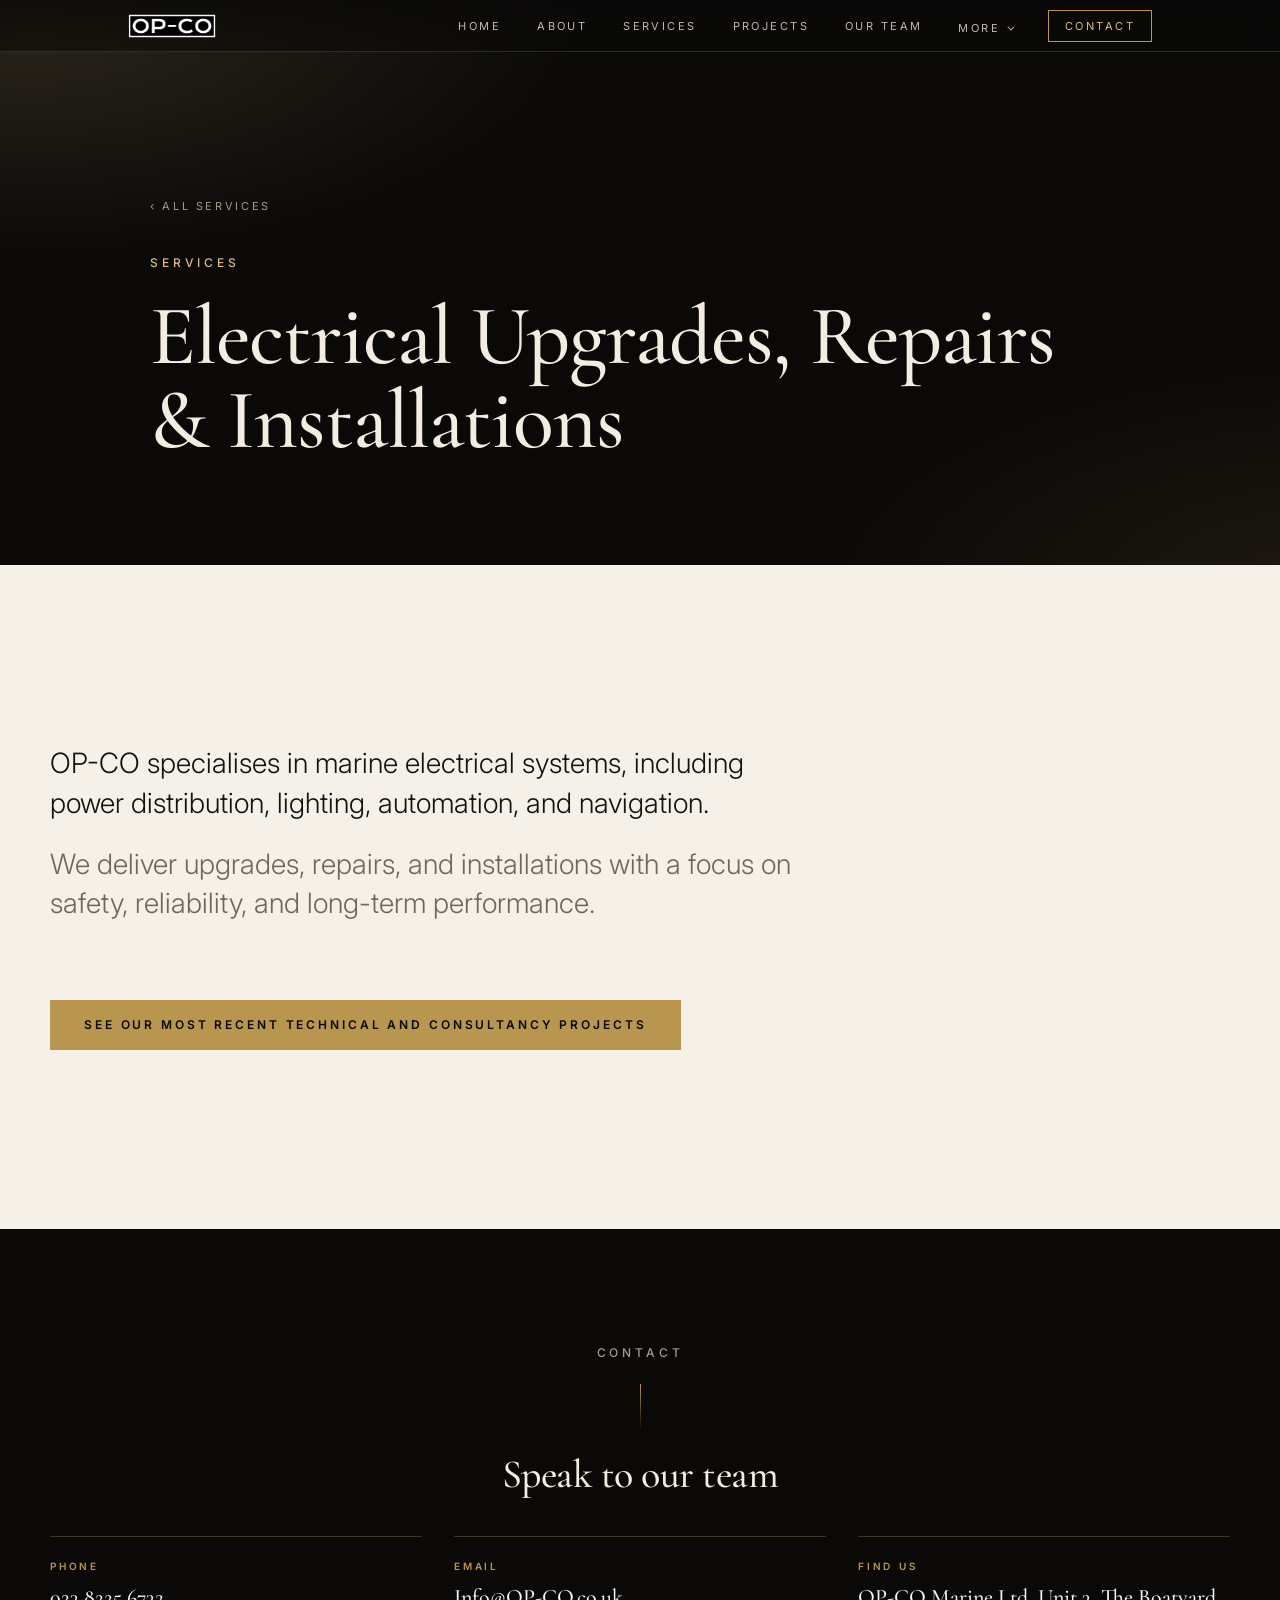
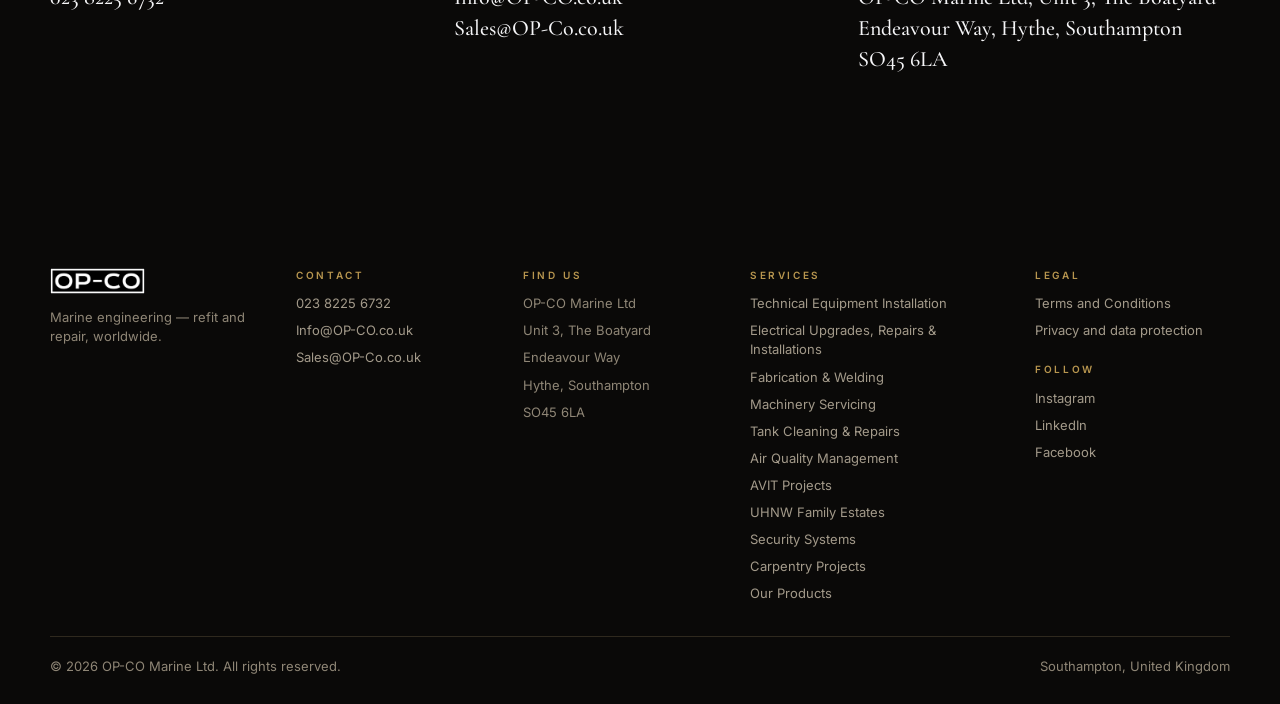
<file: services/superyacht-electrical-upgrades-installations.html>
<!doctype html>
<html lang="en-GB">
<head>
<meta charset="utf-8">
<meta name="viewport" content="width=device-width, initial-scale=1, viewport-fit=cover">
<title>Electrical Upgrades, Repairs &amp; Installations | OP-CO</title>
<meta name="description" content="Specialist superyacht electrical upgrades, repairs and installation services.">
<meta name="theme-color" content="#0a0908">
<meta property="og:title" content="Electrical Upgrades, Repairs &amp; Installations | OP-CO"><meta property="og:description" content="Specialist superyacht electrical upgrades, repairs and installation services."><meta property="og:type" content="website"><meta property="og:site_name" content="OP-CO Marine">
<link rel="icon" href="../assets/img/favicon.ico" sizes="48x48"><link rel="icon" type="image/png" sizes="32x32" href="../assets/img/favicon-32.png"><link rel="apple-touch-icon" href="../assets/img/apple-touch-icon.png">
<link rel="preconnect" href="https://fonts.googleapis.com"><link rel="preconnect" href="https://fonts.gstatic.com" crossorigin><link rel="stylesheet" href="https://fonts.googleapis.com/css2?family=Cormorant+Garamond:ital,wght@0,400;0,500;0,600;1,400;1,500&family=Inter:wght@300;400;500;600&display=swap">
<link rel="stylesheet" href="../assets/css/style.css?v=c3b0d8cf">
<script>document.documentElement.classList.add('js');(function(){try{var n=performance.getEntriesByType('navigation')[0];if(n&&n.type==='back_forward')return;if('scrollRestoration' in history)history.scrollRestoration='manual';if(!location.hash){var go=true,stop=function(){go=false},t0=Date.now();['touchstart','wheel','keydown','mousedown'].forEach(function(e){addEventListener(e,stop,{passive:true,once:true})});var top=function(){var d=document.documentElement;d.style.scrollBehavior='auto';scrollTo(0,0);d.scrollTop=0;if(document.body)document.body.scrollTop=0;d.style.scrollBehavior=''};top();var iv=setInterval(function(){if(!go||Date.now()-t0>3000){clearInterval(iv);return}if(scrollY!==0)top()},40);addEventListener('pageshow',function(e){if(e.persisted)top()})}addEventListener('pagehide',function(){history.scrollRestoration='auto'})}catch(e){}})()</script>
</head>
<body>
<a class="skip" href="#main">Skip to content</a>
<header class="nav" id="nav">
  <div class="nav__in">
    <a class="nav__logo" href="../index.html" aria-label="OP-CO Marine — home"><img src="../assets/img/logo.png" alt="OP-CO" width="88" height="24"></a>
    <nav class="nav__links" id="navlinks" aria-label="Primary">
      <a href="../index.html">Home</a>
      <a href="../index.html#about">About</a>
      <a href="../index.html#services">Services</a>
      <a href="../index.html#projects">Projects</a>
      <a href="../index.html#team">Our Team</a>
      <div class="nav__more">
        <button type="button" class="nav__morebtn" aria-expanded="false" aria-haspopup="true">More</button>
        <div class="nav__sub">
          <a href="../products.html">Our Products</a>
          <a href="../terms.html">Terms and Conditions</a>
          <a href="../privacy.html">Privacy and data protection</a>
        </div>
      </div>
      <a href="../index.html#contact" class="nav__cta">Contact</a>
    </nav>
    <button class="nav__burger" id="burger" aria-label="Menu" aria-expanded="false" aria-controls="navlinks"><span></span><span></span></button>
  </div>
</header>
<main id="main">
<section class="phero" data-nav="dark">
  <div class="wrap">
    <a class="crumb" href="../index.html#services">‹ All services</a>
    <p class="eyebrow" data-reveal>Services</p>
    <h1 class="h-lg" data-reveal style="--d:.05s">Electrical Upgrades, Repairs &amp; Installations</h1>
  </div>
</section>
<section class="sec pbody" data-nav="light">
  <div class="wrap">
    <div class="pbody__text" data-reveal><p>OP-CO specialises in marine electrical systems, including power distribution, lighting, automation, and navigation.</p><p>We deliver upgrades, repairs, and installations with a focus on safety, reliability, and long-term performance.</p></div>
    <div class="gal gal--3"><figure class="gal__item" data-reveal><img src="https://static.wixstatic.com/media/023e89_578ec91378ce4e3588ad5e41023cb7ac~mv2.jpg" alt="Electrical installation" loading="lazy" onerror="this.parentNode.remove()"></figure><figure class="gal__item" data-reveal><img src="https://static.wixstatic.com/media/023e89_cb811319bb6a400c81e520977ffdd598~mv2.png" alt="Electrical systems" loading="lazy" onerror="this.parentNode.remove()"></figure><figure class="gal__item" data-reveal><img src="https://static.wixstatic.com/media/023e89_a28814834b004a26889d2bd58a834c4a~mv2.jpg" alt="Marine electrical work" loading="lazy" onerror="this.parentNode.remove()"></figure></div>
    <p class="pbody__cta" data-reveal><a class="btn" href="../index.html#projects">See our most recent technical and consultancy projects</a></p>
  </div>
</section>
<section class="sec contact contact--band" data-nav="dark" aria-labelledby="cb-h">
  <div class="wrap">
    <div class="sec__head"><p class="eyebrow" data-reveal>Contact</p><h2 class="h-md" id="cb-h" data-reveal>Speak to our team</h2></div>
    <div class="band" data-reveal>
      <div class="detail"><small>Phone</small><a href="tel:+442382256732">023 8225 6732</a></div>
      <div class="detail"><small>Email</small><a href="mailto:Info@OP-CO.co.uk">Info@OP-CO.co.uk</a><a href="mailto:Sales@OP-Co.co.uk">Sales@OP-Co.co.uk</a></div>
      <div class="detail"><small>Find us</small><address>OP-CO Marine Ltd, Unit 3, The Boatyard<br>Endeavour Way, Hythe, Southampton SO45 6LA</address></div>
    </div>
  </div>
</section>
</main>
<footer class="foot">
  <div class="wrap">
    <div class="foot__cols">
      <div><img src="../assets/img/logo.png" alt="OP-CO" width="95" height="26" loading="lazy"><p>Marine engineering — refit and repair, worldwide.</p></div>
      <div><h5>Contact</h5><ul><li><a href="tel:+442382256732">023 8225 6732</a></li><li><a href="mailto:Info@OP-CO.co.uk">Info@OP-CO.co.uk</a></li><li><a href="mailto:Sales@OP-Co.co.uk">Sales@OP-Co.co.uk</a></li></ul></div>
      <div><h5>Find Us</h5><ul><li>OP-CO Marine Ltd</li><li>Unit 3, The Boatyard</li><li>Endeavour Way</li><li>Hythe, Southampton</li><li>SO45 6LA</li></ul></div>
      <div><h5>Services</h5><ul><li><a href="../services/superyacht-equipment-installation.html">Technical Equipment Installation</a></li><li><a href="../services/superyacht-electrical-upgrades-installations.html">Electrical Upgrades, Repairs &amp; Installations</a></li><li><a href="../services/superyacht-fabrication-welding.html">Fabrication &amp; Welding</a></li><li><a href="../services/machinery-servicing.html">Machinery Servicing</a></li><li><a href="../services/tank-cleaning-and-repairs.html">Tank Cleaning &amp; Repairs</a></li><li><a href="../services/air-quality-management-luxury-homes.html">Air Quality Management</a></li><li><a href="../services/avit-projects.html">AVIT Projects</a></li><li><a href="../services/uhnw-family-estate-management.html">UHNW Family Estates</a></li><li><a href="../services/security-systems.html">Security Systems</a></li><li><a href="../services/superyacht-carpentry.html">Carpentry Projects</a></li><li><a href="../products.html">Our Products</a></li></ul></div>
      <div><h5>Legal</h5><ul><li><a href="../terms.html">Terms and Conditions</a></li><li><a href="../privacy.html">Privacy and data protection</a></li></ul>
        <h5 style="margin-top:22px">Follow</h5><ul><li><a href="https://www.instagram.com/opco_marine?igsh=a210bGZ0aGpxazZ0" target="_blank" rel="noopener">Instagram</a></li><li><a href="https://www.linkedin.com/company/op-co-marine/posts/?feedView=all" target="_blank" rel="noopener">LinkedIn</a></li><li><a href="https://www.facebook.com/people/OP-CO/100091286894781/" target="_blank" rel="noopener">Facebook</a></li></ul></div>
    </div>
    <div class="foot__base"><span>© <span id="yr">2026</span> OP-CO Marine Ltd. All rights reserved.</span><span>Southampton, United Kingdom</span></div>
  </div>
</footer>
<script src="../assets/js/main.js?v=c3b0d8cf" defer></script>
</body>
</html>
</file>
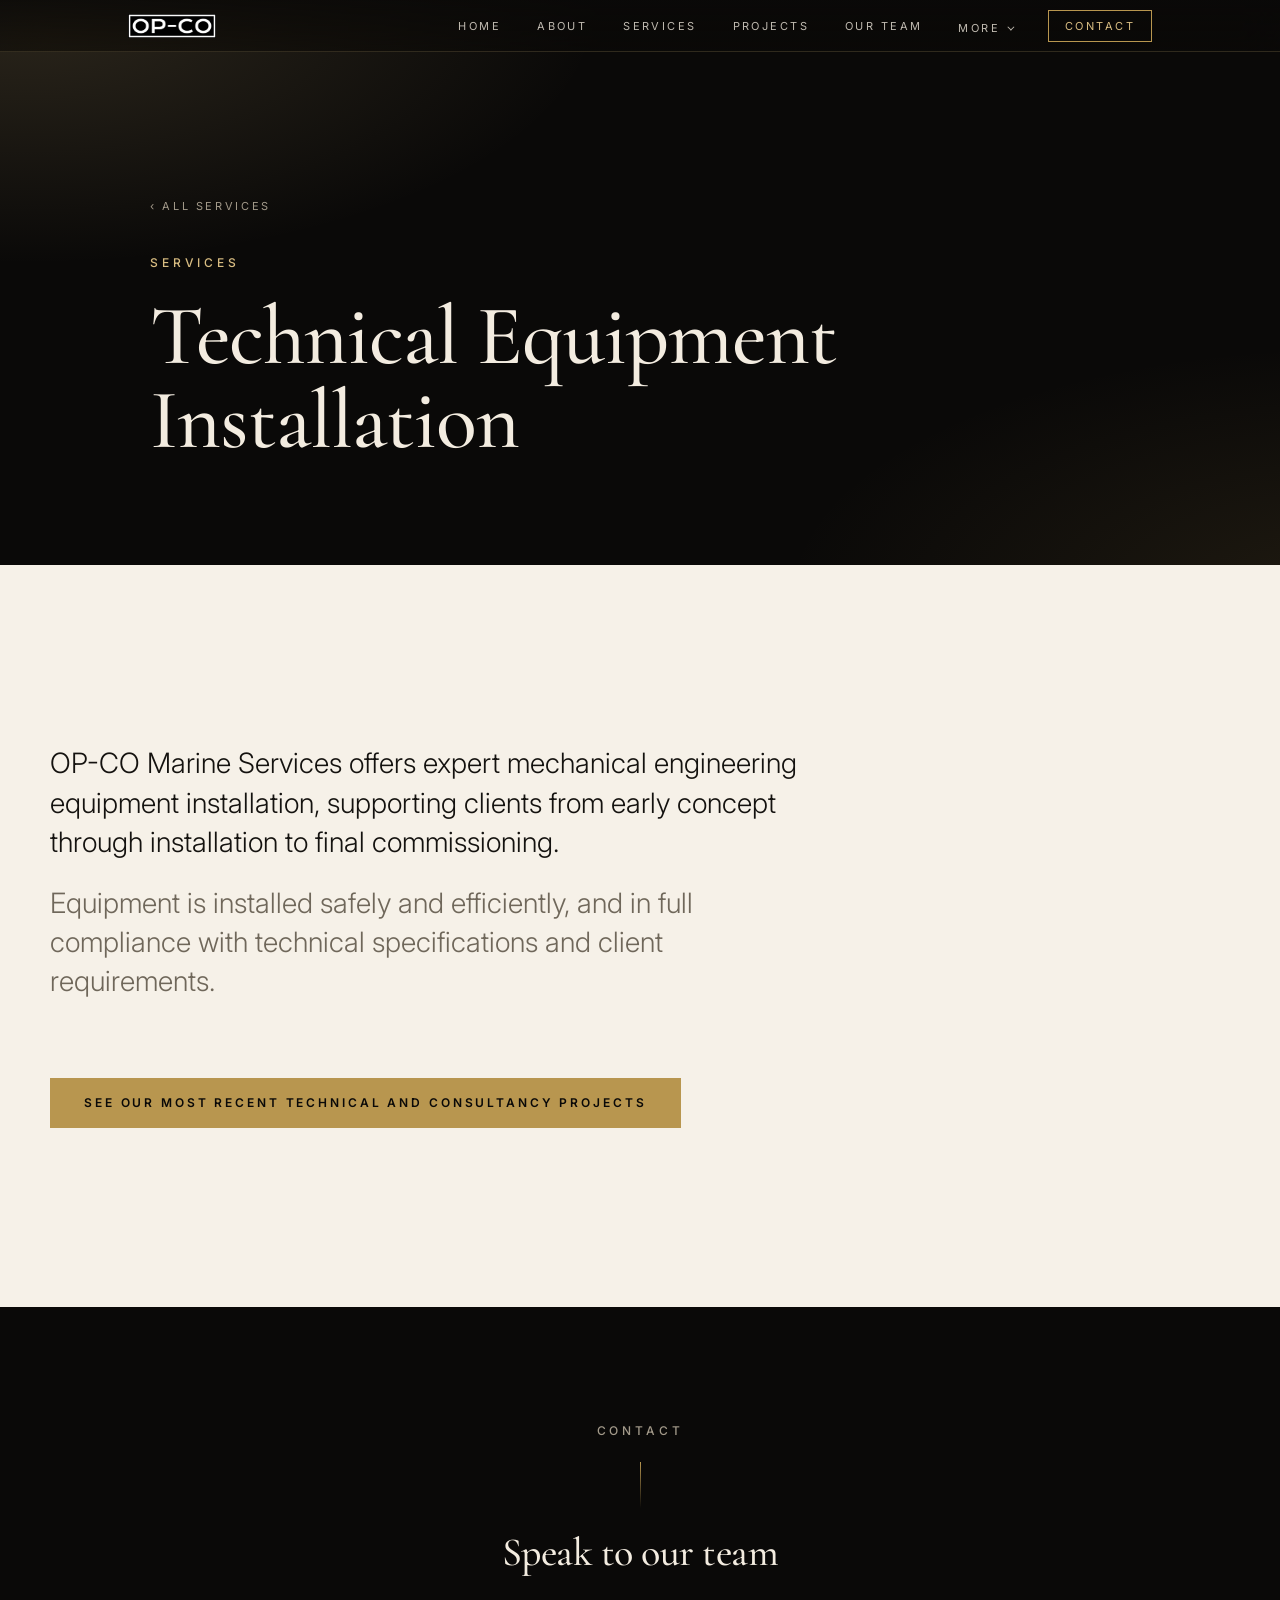
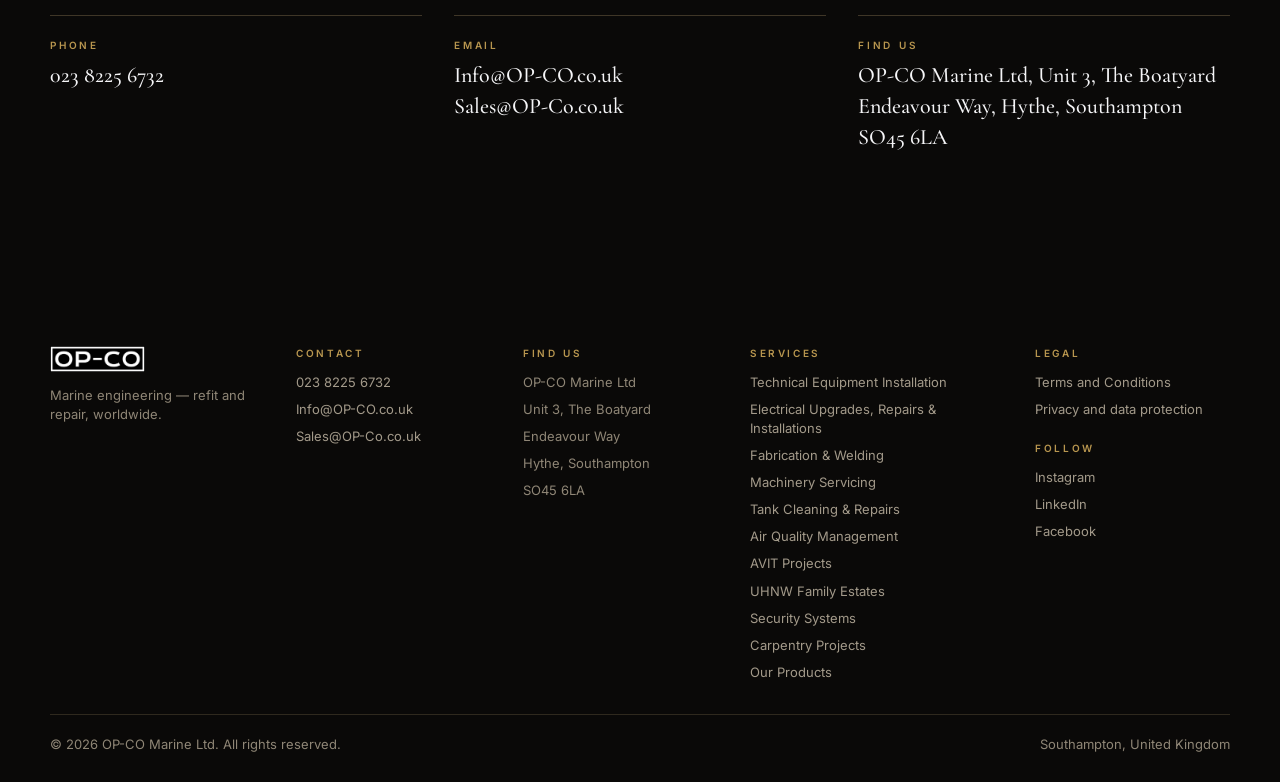
<file: services/superyacht-equipment-installation.html>
<!doctype html>
<html lang="en-GB">
<head>
<meta charset="utf-8">
<meta name="viewport" content="width=device-width, initial-scale=1, viewport-fit=cover">
<title>Technical Equipment Installation | OP-CO</title>
<meta name="description" content="Specialist superyacht mechanical equipment installation, delivered to the highest technical and safety standards.">
<meta name="theme-color" content="#0a0908">
<meta property="og:title" content="Technical Equipment Installation | OP-CO"><meta property="og:description" content="Specialist superyacht mechanical equipment installation, delivered to the highest technical and safety standards."><meta property="og:type" content="website"><meta property="og:site_name" content="OP-CO Marine">
<link rel="icon" href="../assets/img/favicon.ico" sizes="48x48"><link rel="icon" type="image/png" sizes="32x32" href="../assets/img/favicon-32.png"><link rel="apple-touch-icon" href="../assets/img/apple-touch-icon.png">
<link rel="preconnect" href="https://fonts.googleapis.com"><link rel="preconnect" href="https://fonts.gstatic.com" crossorigin><link rel="stylesheet" href="https://fonts.googleapis.com/css2?family=Cormorant+Garamond:ital,wght@0,400;0,500;0,600;1,400;1,500&family=Inter:wght@300;400;500;600&display=swap">
<link rel="stylesheet" href="../assets/css/style.css?v=c3b0d8cf">
<script>document.documentElement.classList.add('js');(function(){try{var n=performance.getEntriesByType('navigation')[0];if(n&&n.type==='back_forward')return;if('scrollRestoration' in history)history.scrollRestoration='manual';if(!location.hash){var go=true,stop=function(){go=false},t0=Date.now();['touchstart','wheel','keydown','mousedown'].forEach(function(e){addEventListener(e,stop,{passive:true,once:true})});var top=function(){var d=document.documentElement;d.style.scrollBehavior='auto';scrollTo(0,0);d.scrollTop=0;if(document.body)document.body.scrollTop=0;d.style.scrollBehavior=''};top();var iv=setInterval(function(){if(!go||Date.now()-t0>3000){clearInterval(iv);return}if(scrollY!==0)top()},40);addEventListener('pageshow',function(e){if(e.persisted)top()})}addEventListener('pagehide',function(){history.scrollRestoration='auto'})}catch(e){}})()</script>
</head>
<body>
<a class="skip" href="#main">Skip to content</a>
<header class="nav" id="nav">
  <div class="nav__in">
    <a class="nav__logo" href="../index.html" aria-label="OP-CO Marine — home"><img src="../assets/img/logo.png" alt="OP-CO" width="88" height="24"></a>
    <nav class="nav__links" id="navlinks" aria-label="Primary">
      <a href="../index.html">Home</a>
      <a href="../index.html#about">About</a>
      <a href="../index.html#services">Services</a>
      <a href="../index.html#projects">Projects</a>
      <a href="../index.html#team">Our Team</a>
      <div class="nav__more">
        <button type="button" class="nav__morebtn" aria-expanded="false" aria-haspopup="true">More</button>
        <div class="nav__sub">
          <a href="../products.html">Our Products</a>
          <a href="../terms.html">Terms and Conditions</a>
          <a href="../privacy.html">Privacy and data protection</a>
        </div>
      </div>
      <a href="../index.html#contact" class="nav__cta">Contact</a>
    </nav>
    <button class="nav__burger" id="burger" aria-label="Menu" aria-expanded="false" aria-controls="navlinks"><span></span><span></span></button>
  </div>
</header>
<main id="main">
<section class="phero" data-nav="dark">
  <div class="wrap">
    <a class="crumb" href="../index.html#services">‹ All services</a>
    <p class="eyebrow" data-reveal>Services</p>
    <h1 class="h-lg" data-reveal style="--d:.05s">Technical Equipment Installation</h1>
  </div>
</section>
<section class="sec pbody" data-nav="light">
  <div class="wrap">
    <div class="pbody__text" data-reveal><p>OP-CO Marine Services offers expert mechanical engineering equipment installation, supporting clients from early concept through installation to final commissioning.</p><p>Equipment is installed safely and efficiently, and in full compliance with technical specifications and client requirements.</p></div>
    <div class="gal gal--3"><figure class="gal__item" data-reveal><img src="https://static.wixstatic.com/media/023e89_d72463b35e474a12a1e7f1c8db5fc92a~mv2.jpg" alt="Lifting pump" loading="lazy" onerror="this.parentNode.remove()"></figure><figure class="gal__item" data-reveal><img src="https://static.wixstatic.com/media/023e89_299b3aff72694c07904ad2adc8332366~mv2.jpeg" alt="Equipment installation on board" loading="lazy" onerror="this.parentNode.remove()"></figure><figure class="gal__item" data-reveal><img src="https://static.wixstatic.com/media/023e89_6e2d8d211cc74c5aafc5611e3570a59e~mv2.jpg" alt="Installation work" loading="lazy" onerror="this.parentNode.remove()"></figure></div>
    <p class="pbody__cta" data-reveal><a class="btn" href="../index.html#projects">See our most recent technical and consultancy projects</a></p>
  </div>
</section>
<section class="sec contact contact--band" data-nav="dark" aria-labelledby="cb-h">
  <div class="wrap">
    <div class="sec__head"><p class="eyebrow" data-reveal>Contact</p><h2 class="h-md" id="cb-h" data-reveal>Speak to our team</h2></div>
    <div class="band" data-reveal>
      <div class="detail"><small>Phone</small><a href="tel:+442382256732">023 8225 6732</a></div>
      <div class="detail"><small>Email</small><a href="mailto:Info@OP-CO.co.uk">Info@OP-CO.co.uk</a><a href="mailto:Sales@OP-Co.co.uk">Sales@OP-Co.co.uk</a></div>
      <div class="detail"><small>Find us</small><address>OP-CO Marine Ltd, Unit 3, The Boatyard<br>Endeavour Way, Hythe, Southampton SO45 6LA</address></div>
    </div>
  </div>
</section>
</main>
<footer class="foot">
  <div class="wrap">
    <div class="foot__cols">
      <div><img src="../assets/img/logo.png" alt="OP-CO" width="95" height="26" loading="lazy"><p>Marine engineering — refit and repair, worldwide.</p></div>
      <div><h5>Contact</h5><ul><li><a href="tel:+442382256732">023 8225 6732</a></li><li><a href="mailto:Info@OP-CO.co.uk">Info@OP-CO.co.uk</a></li><li><a href="mailto:Sales@OP-Co.co.uk">Sales@OP-Co.co.uk</a></li></ul></div>
      <div><h5>Find Us</h5><ul><li>OP-CO Marine Ltd</li><li>Unit 3, The Boatyard</li><li>Endeavour Way</li><li>Hythe, Southampton</li><li>SO45 6LA</li></ul></div>
      <div><h5>Services</h5><ul><li><a href="../services/superyacht-equipment-installation.html">Technical Equipment Installation</a></li><li><a href="../services/superyacht-electrical-upgrades-installations.html">Electrical Upgrades, Repairs &amp; Installations</a></li><li><a href="../services/superyacht-fabrication-welding.html">Fabrication &amp; Welding</a></li><li><a href="../services/machinery-servicing.html">Machinery Servicing</a></li><li><a href="../services/tank-cleaning-and-repairs.html">Tank Cleaning &amp; Repairs</a></li><li><a href="../services/air-quality-management-luxury-homes.html">Air Quality Management</a></li><li><a href="../services/avit-projects.html">AVIT Projects</a></li><li><a href="../services/uhnw-family-estate-management.html">UHNW Family Estates</a></li><li><a href="../services/security-systems.html">Security Systems</a></li><li><a href="../services/superyacht-carpentry.html">Carpentry Projects</a></li><li><a href="../products.html">Our Products</a></li></ul></div>
      <div><h5>Legal</h5><ul><li><a href="../terms.html">Terms and Conditions</a></li><li><a href="../privacy.html">Privacy and data protection</a></li></ul>
        <h5 style="margin-top:22px">Follow</h5><ul><li><a href="https://www.instagram.com/opco_marine?igsh=a210bGZ0aGpxazZ0" target="_blank" rel="noopener">Instagram</a></li><li><a href="https://www.linkedin.com/company/op-co-marine/posts/?feedView=all" target="_blank" rel="noopener">LinkedIn</a></li><li><a href="https://www.facebook.com/people/OP-CO/100091286894781/" target="_blank" rel="noopener">Facebook</a></li></ul></div>
    </div>
    <div class="foot__base"><span>© <span id="yr">2026</span> OP-CO Marine Ltd. All rights reserved.</span><span>Southampton, United Kingdom</span></div>
  </div>
</footer>
<script src="../assets/js/main.js?v=c3b0d8cf" defer></script>
</body>
</html>
</file>
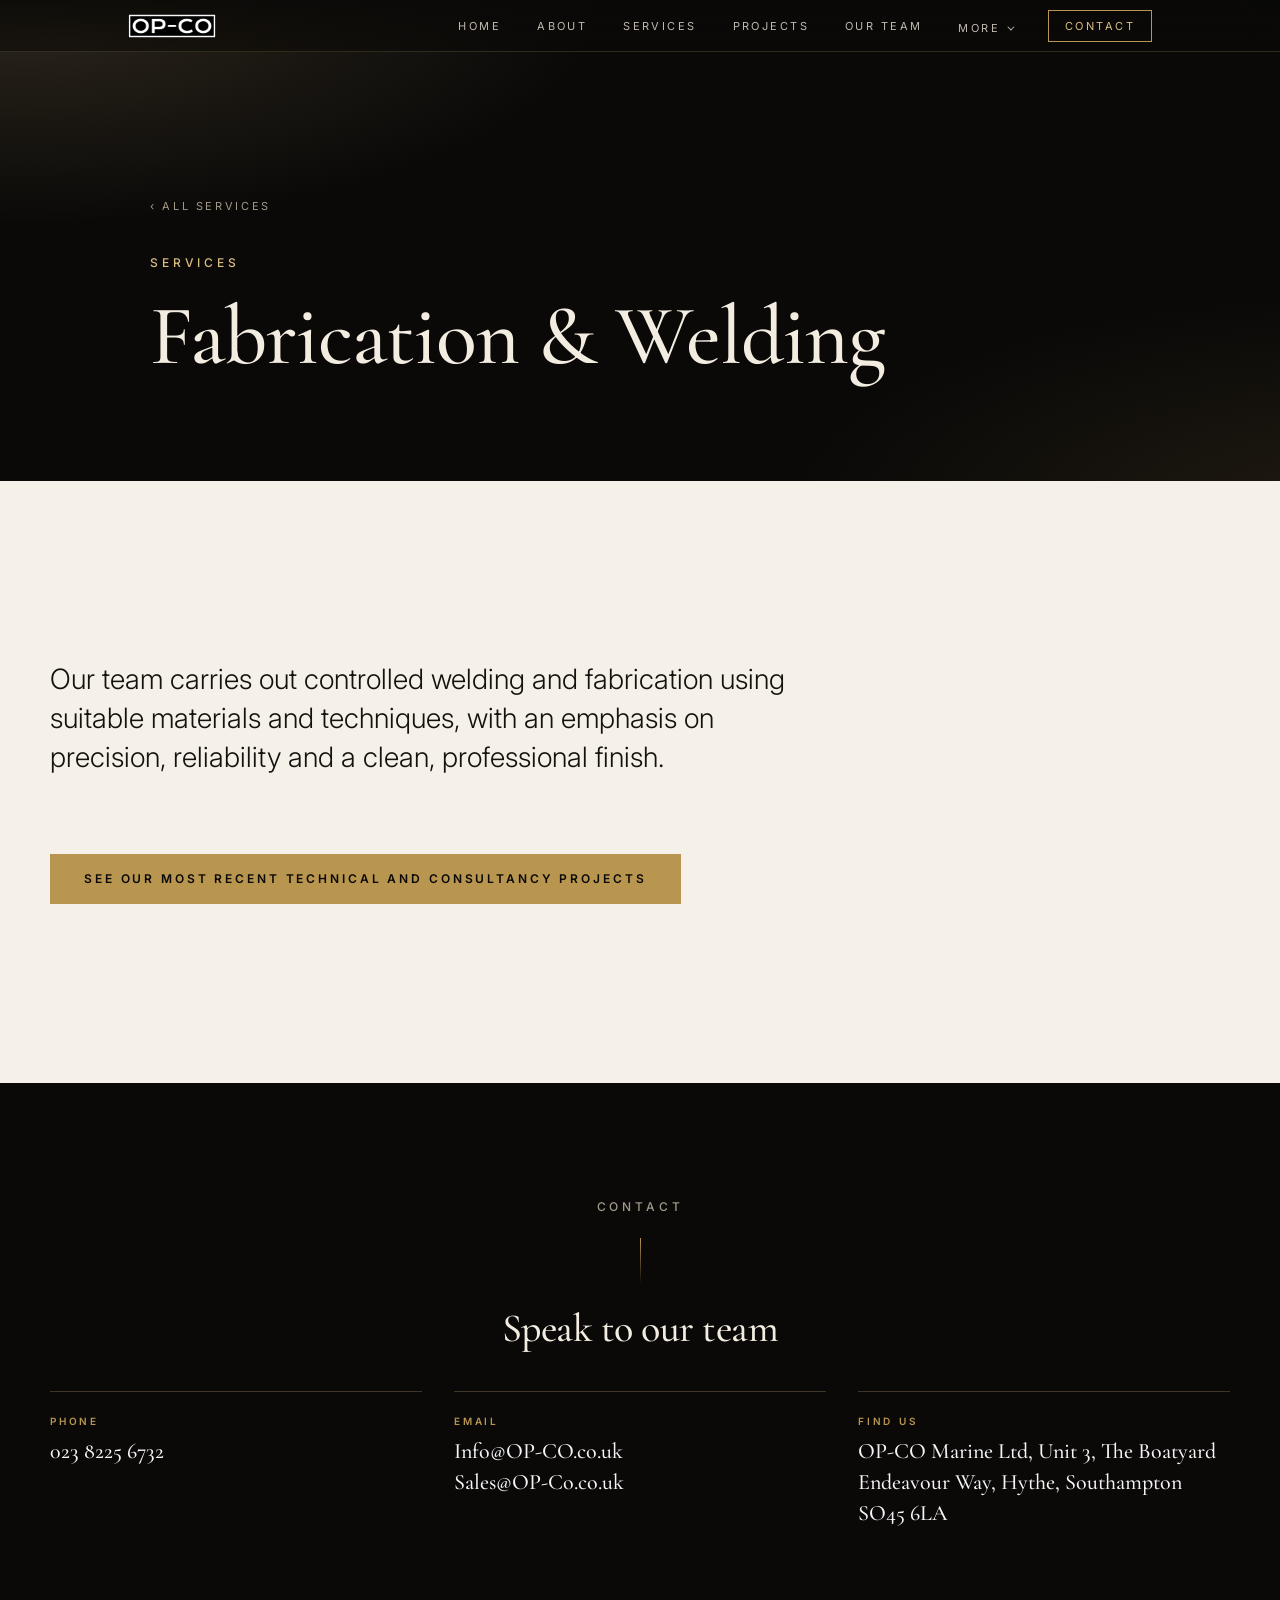
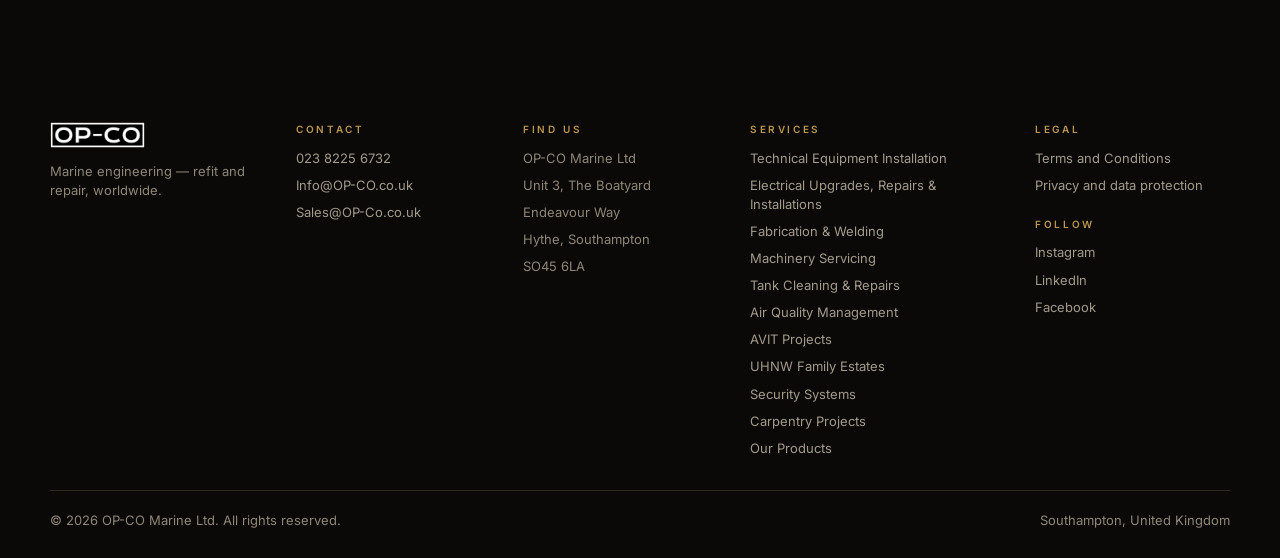
<file: services/superyacht-fabrication-welding.html>
<!doctype html>
<html lang="en-GB">
<head>
<meta charset="utf-8">
<meta name="viewport" content="width=device-width, initial-scale=1, viewport-fit=cover">
<title>Fabrication &amp; Welding | OP-CO</title>
<meta name="description" content="Specialist superyacht fabrication and welding for refit, repair and new build projects, with precision workmanship and high-quality finishes.">
<meta name="theme-color" content="#0a0908">
<meta property="og:title" content="Fabrication &amp; Welding | OP-CO"><meta property="og:description" content="Specialist superyacht fabrication and welding for refit, repair and new build projects, with precision workmanship and high-quality finishes."><meta property="og:type" content="website"><meta property="og:site_name" content="OP-CO Marine">
<link rel="icon" href="../assets/img/favicon.ico" sizes="48x48"><link rel="icon" type="image/png" sizes="32x32" href="../assets/img/favicon-32.png"><link rel="apple-touch-icon" href="../assets/img/apple-touch-icon.png">
<link rel="preconnect" href="https://fonts.googleapis.com"><link rel="preconnect" href="https://fonts.gstatic.com" crossorigin><link rel="stylesheet" href="https://fonts.googleapis.com/css2?family=Cormorant+Garamond:ital,wght@0,400;0,500;0,600;1,400;1,500&family=Inter:wght@300;400;500;600&display=swap">
<link rel="stylesheet" href="../assets/css/style.css?v=c3b0d8cf">
<script>document.documentElement.classList.add('js');(function(){try{var n=performance.getEntriesByType('navigation')[0];if(n&&n.type==='back_forward')return;if('scrollRestoration' in history)history.scrollRestoration='manual';if(!location.hash){var go=true,stop=function(){go=false},t0=Date.now();['touchstart','wheel','keydown','mousedown'].forEach(function(e){addEventListener(e,stop,{passive:true,once:true})});var top=function(){var d=document.documentElement;d.style.scrollBehavior='auto';scrollTo(0,0);d.scrollTop=0;if(document.body)document.body.scrollTop=0;d.style.scrollBehavior=''};top();var iv=setInterval(function(){if(!go||Date.now()-t0>3000){clearInterval(iv);return}if(scrollY!==0)top()},40);addEventListener('pageshow',function(e){if(e.persisted)top()})}addEventListener('pagehide',function(){history.scrollRestoration='auto'})}catch(e){}})()</script>
</head>
<body>
<a class="skip" href="#main">Skip to content</a>
<header class="nav" id="nav">
  <div class="nav__in">
    <a class="nav__logo" href="../index.html" aria-label="OP-CO Marine — home"><img src="../assets/img/logo.png" alt="OP-CO" width="88" height="24"></a>
    <nav class="nav__links" id="navlinks" aria-label="Primary">
      <a href="../index.html">Home</a>
      <a href="../index.html#about">About</a>
      <a href="../index.html#services">Services</a>
      <a href="../index.html#projects">Projects</a>
      <a href="../index.html#team">Our Team</a>
      <div class="nav__more">
        <button type="button" class="nav__morebtn" aria-expanded="false" aria-haspopup="true">More</button>
        <div class="nav__sub">
          <a href="../products.html">Our Products</a>
          <a href="../terms.html">Terms and Conditions</a>
          <a href="../privacy.html">Privacy and data protection</a>
        </div>
      </div>
      <a href="../index.html#contact" class="nav__cta">Contact</a>
    </nav>
    <button class="nav__burger" id="burger" aria-label="Menu" aria-expanded="false" aria-controls="navlinks"><span></span><span></span></button>
  </div>
</header>
<main id="main">
<section class="phero" data-nav="dark">
  <div class="wrap">
    <a class="crumb" href="../index.html#services">‹ All services</a>
    <p class="eyebrow" data-reveal>Services</p>
    <h1 class="h-lg" data-reveal style="--d:.05s">Fabrication &amp; Welding</h1>
  </div>
</section>
<section class="sec pbody" data-nav="light">
  <div class="wrap">
    <div class="pbody__text" data-reveal><p>Our team carries out controlled welding and fabrication using suitable materials and techniques, with an emphasis on precision, reliability and a clean, professional finish.</p></div>
    <div class="gal gal--3"><figure class="gal__item" data-reveal><img src="https://static.wixstatic.com/media/023e89_d415fd7aae704808890dbf1089be2bfe~mv2.jpg" alt="Fabrication work" loading="lazy" onerror="this.parentNode.remove()"></figure><figure class="gal__item" data-reveal><img src="https://static.wixstatic.com/media/023e89_70936ebf290d4661a5c98db8cab851d2~mv2.png" alt="Welding" loading="lazy" onerror="this.parentNode.remove()"></figure><figure class="gal__item" data-reveal><img src="https://static.wixstatic.com/media/023e89_7b0548fa423548db8e53d07d5b4550c1~mv2.jpg" alt="Stainless fabrication" loading="lazy" onerror="this.parentNode.remove()"></figure></div>
    <p class="pbody__cta" data-reveal><a class="btn" href="../index.html#projects">See our most recent technical and consultancy projects</a></p>
  </div>
</section>
<section class="sec contact contact--band" data-nav="dark" aria-labelledby="cb-h">
  <div class="wrap">
    <div class="sec__head"><p class="eyebrow" data-reveal>Contact</p><h2 class="h-md" id="cb-h" data-reveal>Speak to our team</h2></div>
    <div class="band" data-reveal>
      <div class="detail"><small>Phone</small><a href="tel:+442382256732">023 8225 6732</a></div>
      <div class="detail"><small>Email</small><a href="mailto:Info@OP-CO.co.uk">Info@OP-CO.co.uk</a><a href="mailto:Sales@OP-Co.co.uk">Sales@OP-Co.co.uk</a></div>
      <div class="detail"><small>Find us</small><address>OP-CO Marine Ltd, Unit 3, The Boatyard<br>Endeavour Way, Hythe, Southampton SO45 6LA</address></div>
    </div>
  </div>
</section>
</main>
<footer class="foot">
  <div class="wrap">
    <div class="foot__cols">
      <div><img src="../assets/img/logo.png" alt="OP-CO" width="95" height="26" loading="lazy"><p>Marine engineering — refit and repair, worldwide.</p></div>
      <div><h5>Contact</h5><ul><li><a href="tel:+442382256732">023 8225 6732</a></li><li><a href="mailto:Info@OP-CO.co.uk">Info@OP-CO.co.uk</a></li><li><a href="mailto:Sales@OP-Co.co.uk">Sales@OP-Co.co.uk</a></li></ul></div>
      <div><h5>Find Us</h5><ul><li>OP-CO Marine Ltd</li><li>Unit 3, The Boatyard</li><li>Endeavour Way</li><li>Hythe, Southampton</li><li>SO45 6LA</li></ul></div>
      <div><h5>Services</h5><ul><li><a href="../services/superyacht-equipment-installation.html">Technical Equipment Installation</a></li><li><a href="../services/superyacht-electrical-upgrades-installations.html">Electrical Upgrades, Repairs &amp; Installations</a></li><li><a href="../services/superyacht-fabrication-welding.html">Fabrication &amp; Welding</a></li><li><a href="../services/machinery-servicing.html">Machinery Servicing</a></li><li><a href="../services/tank-cleaning-and-repairs.html">Tank Cleaning &amp; Repairs</a></li><li><a href="../services/air-quality-management-luxury-homes.html">Air Quality Management</a></li><li><a href="../services/avit-projects.html">AVIT Projects</a></li><li><a href="../services/uhnw-family-estate-management.html">UHNW Family Estates</a></li><li><a href="../services/security-systems.html">Security Systems</a></li><li><a href="../services/superyacht-carpentry.html">Carpentry Projects</a></li><li><a href="../products.html">Our Products</a></li></ul></div>
      <div><h5>Legal</h5><ul><li><a href="../terms.html">Terms and Conditions</a></li><li><a href="../privacy.html">Privacy and data protection</a></li></ul>
        <h5 style="margin-top:22px">Follow</h5><ul><li><a href="https://www.instagram.com/opco_marine?igsh=a210bGZ0aGpxazZ0" target="_blank" rel="noopener">Instagram</a></li><li><a href="https://www.linkedin.com/company/op-co-marine/posts/?feedView=all" target="_blank" rel="noopener">LinkedIn</a></li><li><a href="https://www.facebook.com/people/OP-CO/100091286894781/" target="_blank" rel="noopener">Facebook</a></li></ul></div>
    </div>
    <div class="foot__base"><span>© <span id="yr">2026</span> OP-CO Marine Ltd. All rights reserved.</span><span>Southampton, United Kingdom</span></div>
  </div>
</footer>
<script src="../assets/js/main.js?v=c3b0d8cf" defer></script>
</body>
</html>
</file>
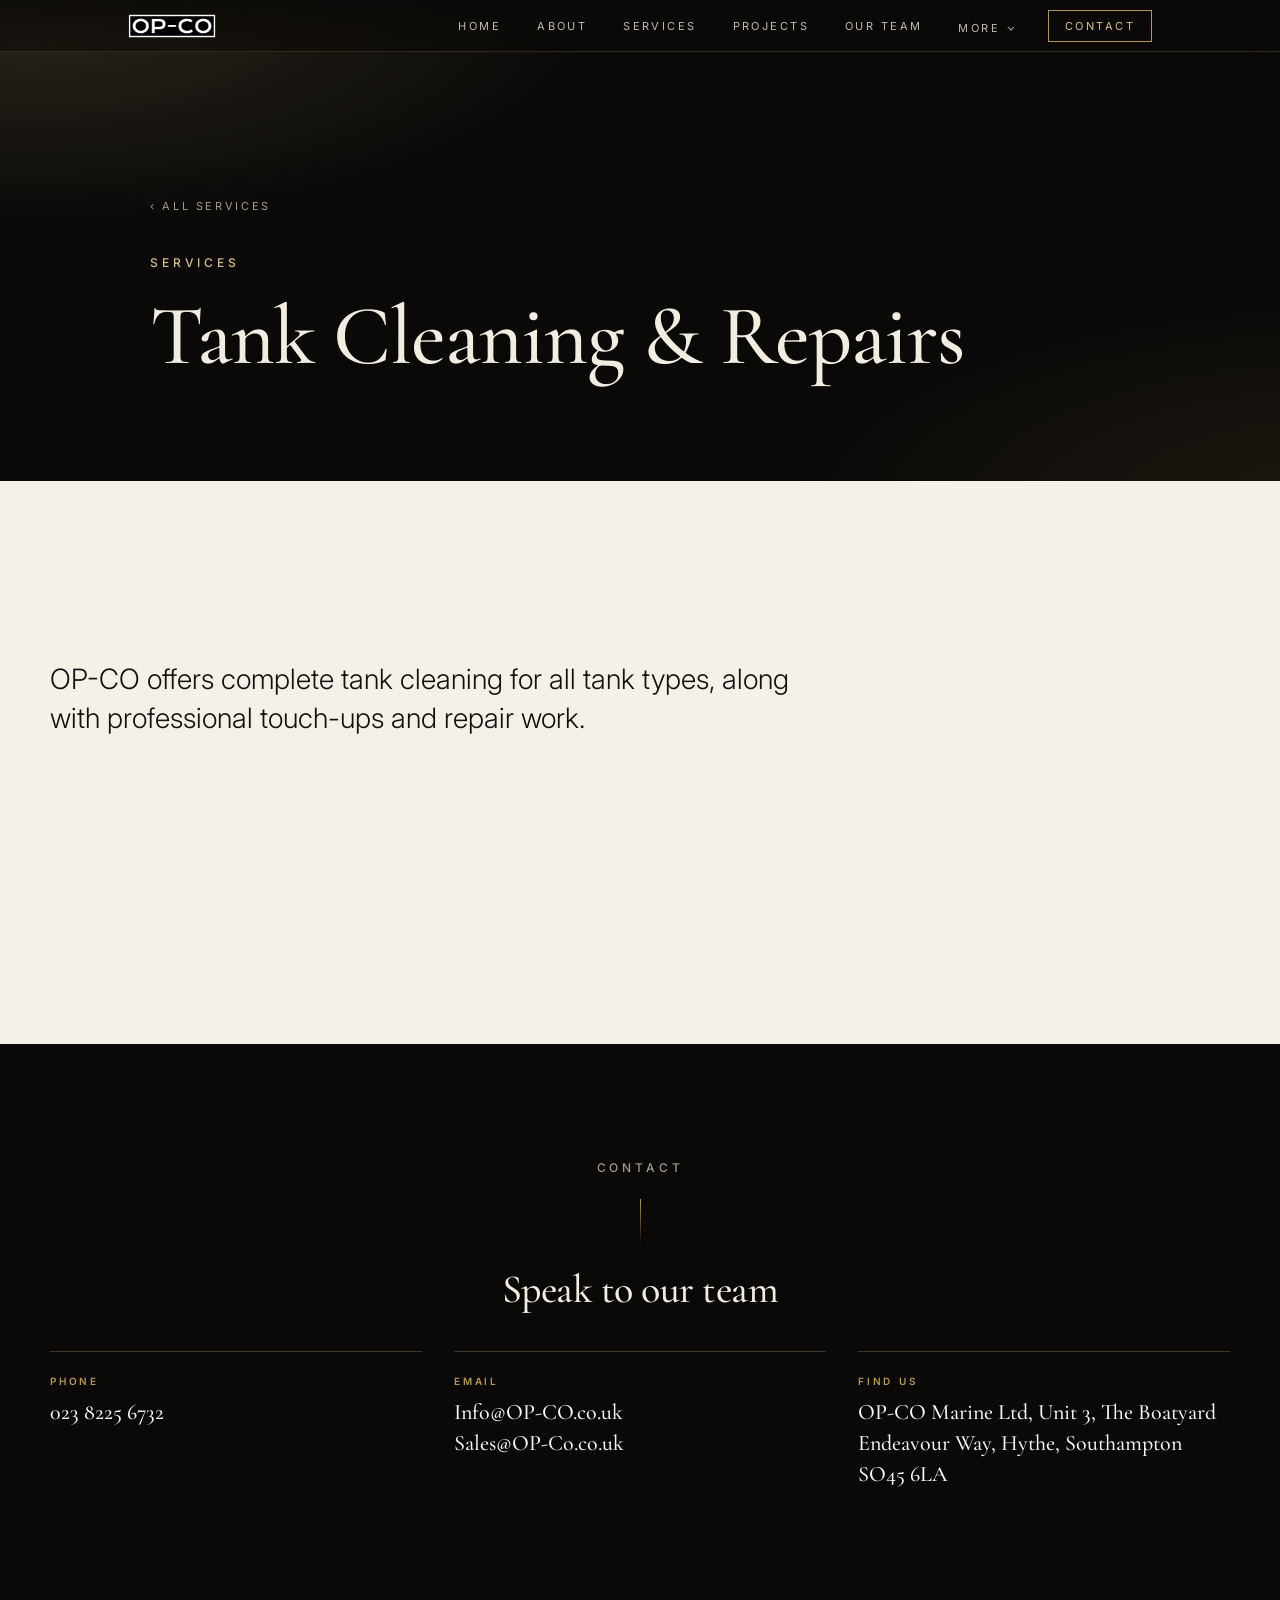
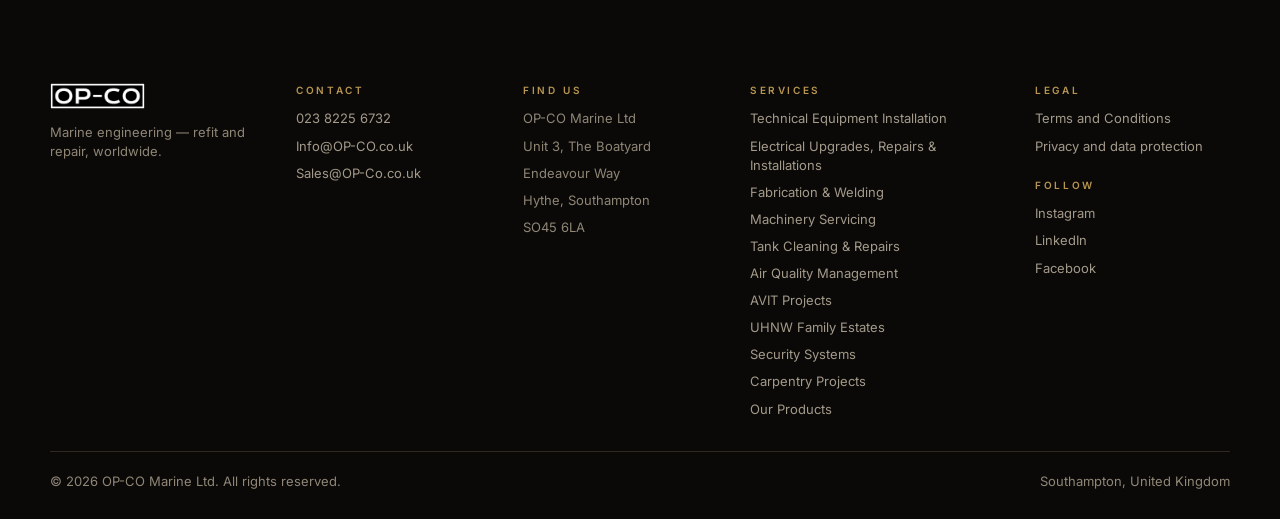
<file: services/tank-cleaning-and-repairs.html>
<!doctype html>
<html lang="en-GB">
<head>
<meta charset="utf-8">
<meta name="viewport" content="width=device-width, initial-scale=1, viewport-fit=cover">
<title>Tank Cleaning &amp; Repairs | OP-CO</title>
<meta name="description" content="Complete superyacht tank cleaning, inspections, touch-ups and repairs.">
<meta name="theme-color" content="#0a0908">
<meta property="og:title" content="Tank Cleaning &amp; Repairs | OP-CO"><meta property="og:description" content="Complete superyacht tank cleaning, inspections, touch-ups and repairs."><meta property="og:type" content="website"><meta property="og:site_name" content="OP-CO Marine">
<link rel="icon" href="../assets/img/favicon.ico" sizes="48x48"><link rel="icon" type="image/png" sizes="32x32" href="../assets/img/favicon-32.png"><link rel="apple-touch-icon" href="../assets/img/apple-touch-icon.png">
<link rel="preconnect" href="https://fonts.googleapis.com"><link rel="preconnect" href="https://fonts.gstatic.com" crossorigin><link rel="stylesheet" href="https://fonts.googleapis.com/css2?family=Cormorant+Garamond:ital,wght@0,400;0,500;0,600;1,400;1,500&family=Inter:wght@300;400;500;600&display=swap">
<link rel="stylesheet" href="../assets/css/style.css?v=c3b0d8cf">
<script>document.documentElement.classList.add('js');(function(){try{var n=performance.getEntriesByType('navigation')[0];if(n&&n.type==='back_forward')return;if('scrollRestoration' in history)history.scrollRestoration='manual';if(!location.hash){var go=true,stop=function(){go=false},t0=Date.now();['touchstart','wheel','keydown','mousedown'].forEach(function(e){addEventListener(e,stop,{passive:true,once:true})});var top=function(){var d=document.documentElement;d.style.scrollBehavior='auto';scrollTo(0,0);d.scrollTop=0;if(document.body)document.body.scrollTop=0;d.style.scrollBehavior=''};top();var iv=setInterval(function(){if(!go||Date.now()-t0>3000){clearInterval(iv);return}if(scrollY!==0)top()},40);addEventListener('pageshow',function(e){if(e.persisted)top()})}addEventListener('pagehide',function(){history.scrollRestoration='auto'})}catch(e){}})()</script>
</head>
<body>
<a class="skip" href="#main">Skip to content</a>
<header class="nav" id="nav">
  <div class="nav__in">
    <a class="nav__logo" href="../index.html" aria-label="OP-CO Marine — home"><img src="../assets/img/logo.png" alt="OP-CO" width="88" height="24"></a>
    <nav class="nav__links" id="navlinks" aria-label="Primary">
      <a href="../index.html">Home</a>
      <a href="../index.html#about">About</a>
      <a href="../index.html#services">Services</a>
      <a href="../index.html#projects">Projects</a>
      <a href="../index.html#team">Our Team</a>
      <div class="nav__more">
        <button type="button" class="nav__morebtn" aria-expanded="false" aria-haspopup="true">More</button>
        <div class="nav__sub">
          <a href="../products.html">Our Products</a>
          <a href="../terms.html">Terms and Conditions</a>
          <a href="../privacy.html">Privacy and data protection</a>
        </div>
      </div>
      <a href="../index.html#contact" class="nav__cta">Contact</a>
    </nav>
    <button class="nav__burger" id="burger" aria-label="Menu" aria-expanded="false" aria-controls="navlinks"><span></span><span></span></button>
  </div>
</header>
<main id="main">
<section class="phero" data-nav="dark">
  <div class="wrap">
    <a class="crumb" href="../index.html#services">‹ All services</a>
    <p class="eyebrow" data-reveal>Services</p>
    <h1 class="h-lg" data-reveal style="--d:.05s">Tank Cleaning &amp; Repairs</h1>
  </div>
</section>
<section class="sec pbody" data-nav="light">
  <div class="wrap">
    <div class="pbody__text" data-reveal><p>OP-CO offers complete tank cleaning for all tank types, along with professional touch-ups and repair work.</p></div>
    <div class="gal gal--1"><figure class="gal__item" data-reveal><img src="https://static.wixstatic.com/media/023e89_ad325033af5b4af1b6cc02aa8be39df8~mv2.jpg" alt="Tank cleaning" loading="lazy" onerror="this.parentNode.remove()"></figure></div>
    <p class="pbody__cta" data-reveal><a class="btn" href="../index.html#projects">See our most recent technical and consultancy projects</a></p>
  </div>
</section>
<section class="sec contact contact--band" data-nav="dark" aria-labelledby="cb-h">
  <div class="wrap">
    <div class="sec__head"><p class="eyebrow" data-reveal>Contact</p><h2 class="h-md" id="cb-h" data-reveal>Speak to our team</h2></div>
    <div class="band" data-reveal>
      <div class="detail"><small>Phone</small><a href="tel:+442382256732">023 8225 6732</a></div>
      <div class="detail"><small>Email</small><a href="mailto:Info@OP-CO.co.uk">Info@OP-CO.co.uk</a><a href="mailto:Sales@OP-Co.co.uk">Sales@OP-Co.co.uk</a></div>
      <div class="detail"><small>Find us</small><address>OP-CO Marine Ltd, Unit 3, The Boatyard<br>Endeavour Way, Hythe, Southampton SO45 6LA</address></div>
    </div>
  </div>
</section>
</main>
<footer class="foot">
  <div class="wrap">
    <div class="foot__cols">
      <div><img src="../assets/img/logo.png" alt="OP-CO" width="95" height="26" loading="lazy"><p>Marine engineering — refit and repair, worldwide.</p></div>
      <div><h5>Contact</h5><ul><li><a href="tel:+442382256732">023 8225 6732</a></li><li><a href="mailto:Info@OP-CO.co.uk">Info@OP-CO.co.uk</a></li><li><a href="mailto:Sales@OP-Co.co.uk">Sales@OP-Co.co.uk</a></li></ul></div>
      <div><h5>Find Us</h5><ul><li>OP-CO Marine Ltd</li><li>Unit 3, The Boatyard</li><li>Endeavour Way</li><li>Hythe, Southampton</li><li>SO45 6LA</li></ul></div>
      <div><h5>Services</h5><ul><li><a href="../services/superyacht-equipment-installation.html">Technical Equipment Installation</a></li><li><a href="../services/superyacht-electrical-upgrades-installations.html">Electrical Upgrades, Repairs &amp; Installations</a></li><li><a href="../services/superyacht-fabrication-welding.html">Fabrication &amp; Welding</a></li><li><a href="../services/machinery-servicing.html">Machinery Servicing</a></li><li><a href="../services/tank-cleaning-and-repairs.html">Tank Cleaning &amp; Repairs</a></li><li><a href="../services/air-quality-management-luxury-homes.html">Air Quality Management</a></li><li><a href="../services/avit-projects.html">AVIT Projects</a></li><li><a href="../services/uhnw-family-estate-management.html">UHNW Family Estates</a></li><li><a href="../services/security-systems.html">Security Systems</a></li><li><a href="../services/superyacht-carpentry.html">Carpentry Projects</a></li><li><a href="../products.html">Our Products</a></li></ul></div>
      <div><h5>Legal</h5><ul><li><a href="../terms.html">Terms and Conditions</a></li><li><a href="../privacy.html">Privacy and data protection</a></li></ul>
        <h5 style="margin-top:22px">Follow</h5><ul><li><a href="https://www.instagram.com/opco_marine?igsh=a210bGZ0aGpxazZ0" target="_blank" rel="noopener">Instagram</a></li><li><a href="https://www.linkedin.com/company/op-co-marine/posts/?feedView=all" target="_blank" rel="noopener">LinkedIn</a></li><li><a href="https://www.facebook.com/people/OP-CO/100091286894781/" target="_blank" rel="noopener">Facebook</a></li></ul></div>
    </div>
    <div class="foot__base"><span>© <span id="yr">2026</span> OP-CO Marine Ltd. All rights reserved.</span><span>Southampton, United Kingdom</span></div>
  </div>
</footer>
<script src="../assets/js/main.js?v=c3b0d8cf" defer></script>
</body>
</html>
</file>
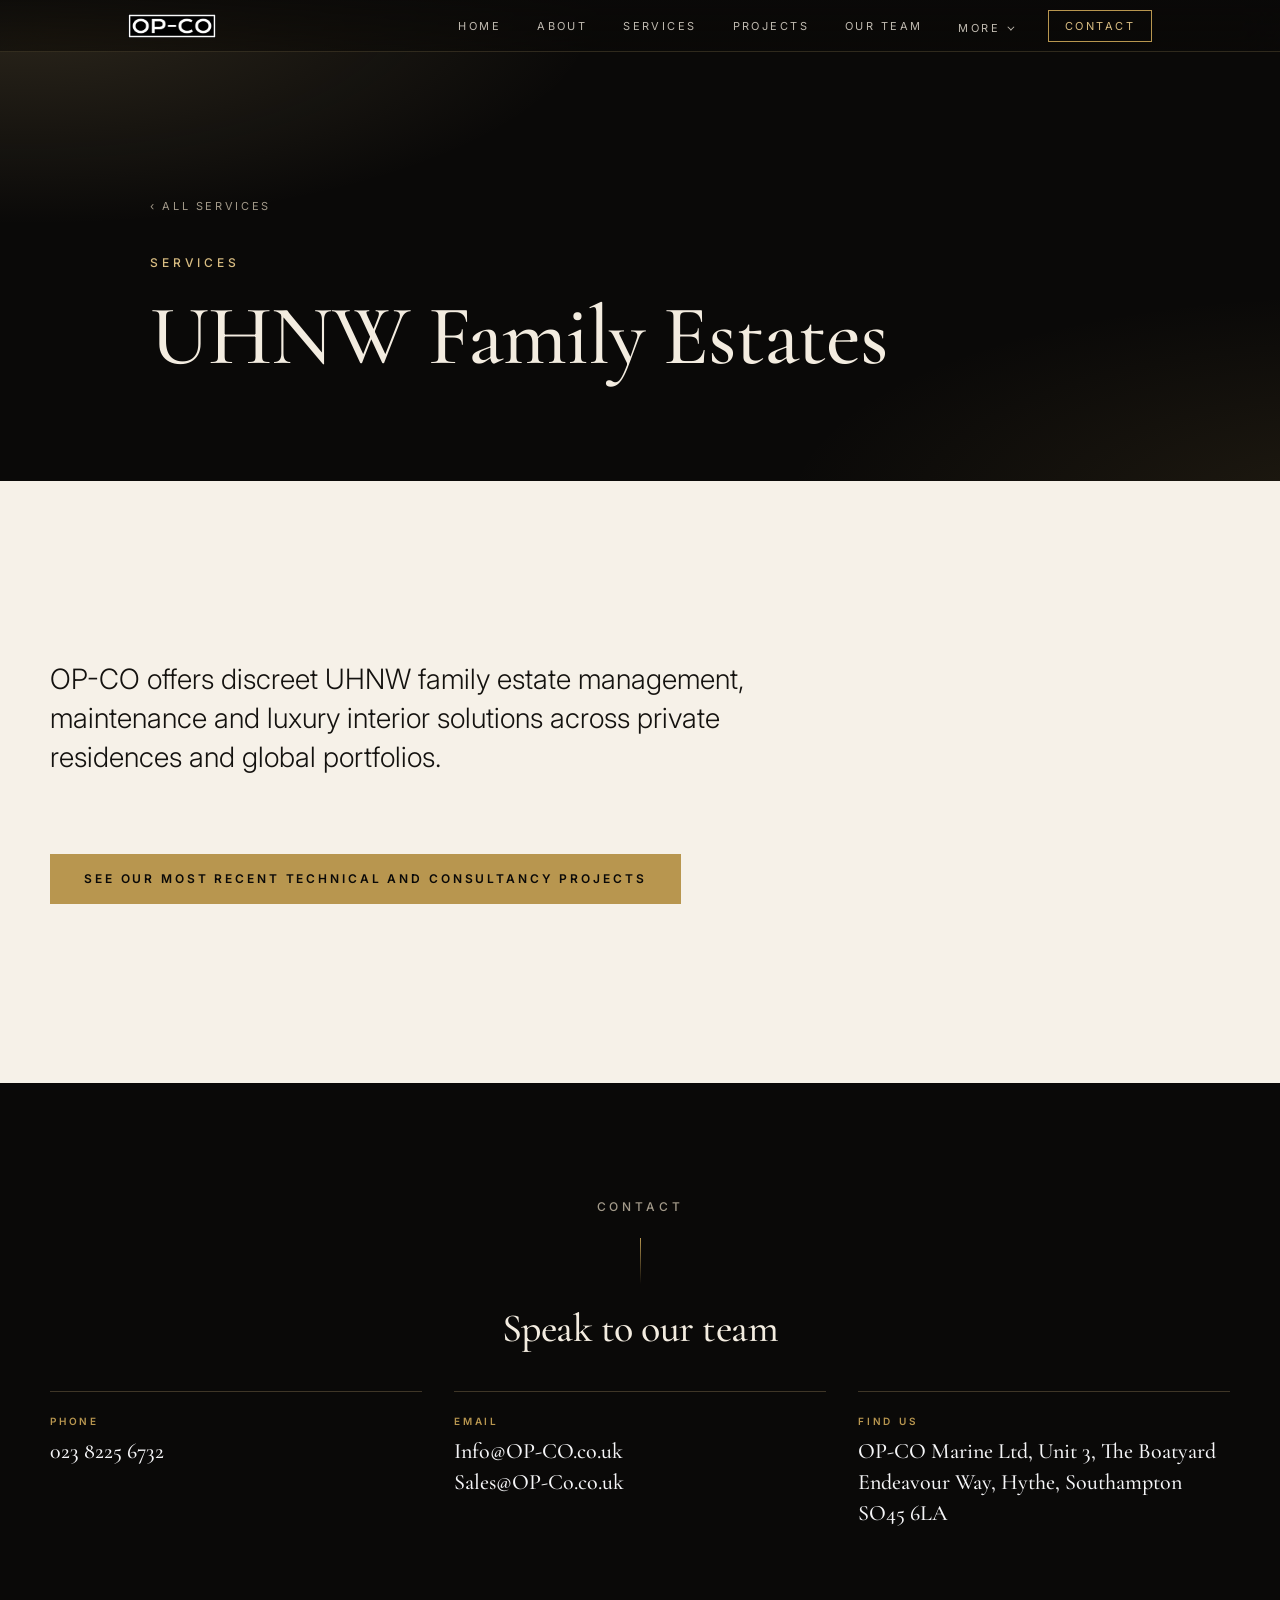
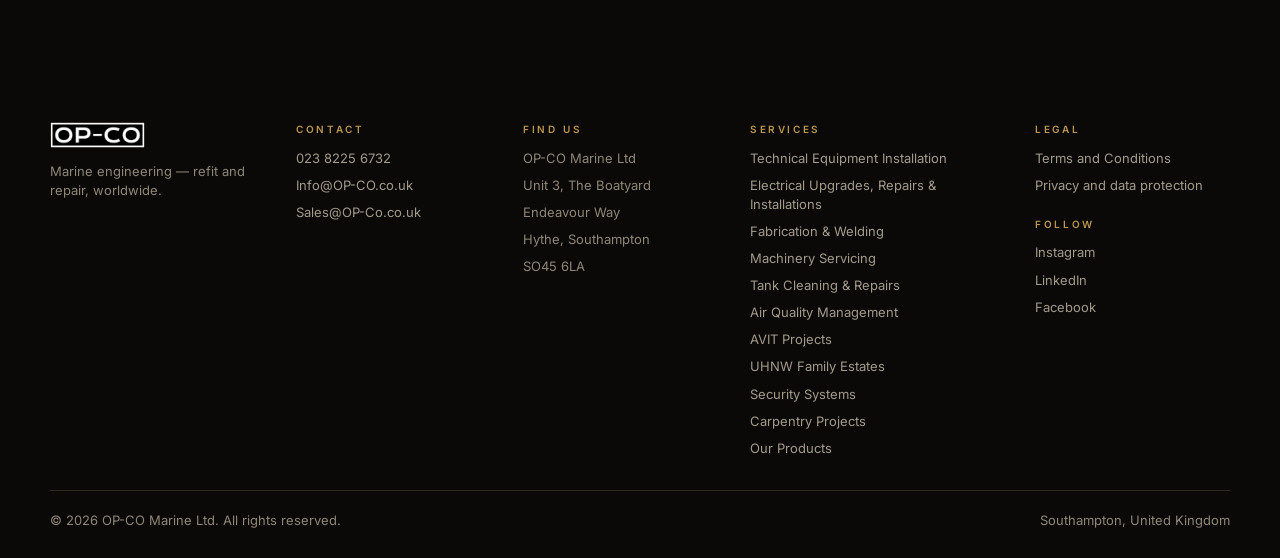
<file: services/uhnw-family-estate-management.html>
<!doctype html>
<html lang="en-GB">
<head>
<meta charset="utf-8">
<meta name="viewport" content="width=device-width, initial-scale=1, viewport-fit=cover">
<title>UHNW Family Estates | OP-CO</title>
<meta name="description" content="Discreet UHNW family estate management, maintenance and luxury interior solutions.">
<meta name="theme-color" content="#0a0908">
<meta property="og:title" content="UHNW Family Estates | OP-CO"><meta property="og:description" content="Discreet UHNW family estate management, maintenance and luxury interior solutions."><meta property="og:type" content="website"><meta property="og:site_name" content="OP-CO Marine">
<link rel="icon" href="../assets/img/favicon.ico" sizes="48x48"><link rel="icon" type="image/png" sizes="32x32" href="../assets/img/favicon-32.png"><link rel="apple-touch-icon" href="../assets/img/apple-touch-icon.png">
<link rel="preconnect" href="https://fonts.googleapis.com"><link rel="preconnect" href="https://fonts.gstatic.com" crossorigin><link rel="stylesheet" href="https://fonts.googleapis.com/css2?family=Cormorant+Garamond:ital,wght@0,400;0,500;0,600;1,400;1,500&family=Inter:wght@300;400;500;600&display=swap">
<link rel="stylesheet" href="../assets/css/style.css?v=c3b0d8cf">
<script>document.documentElement.classList.add('js');(function(){try{var n=performance.getEntriesByType('navigation')[0];if(n&&n.type==='back_forward')return;if('scrollRestoration' in history)history.scrollRestoration='manual';if(!location.hash){var go=true,stop=function(){go=false},t0=Date.now();['touchstart','wheel','keydown','mousedown'].forEach(function(e){addEventListener(e,stop,{passive:true,once:true})});var top=function(){var d=document.documentElement;d.style.scrollBehavior='auto';scrollTo(0,0);d.scrollTop=0;if(document.body)document.body.scrollTop=0;d.style.scrollBehavior=''};top();var iv=setInterval(function(){if(!go||Date.now()-t0>3000){clearInterval(iv);return}if(scrollY!==0)top()},40);addEventListener('pageshow',function(e){if(e.persisted)top()})}addEventListener('pagehide',function(){history.scrollRestoration='auto'})}catch(e){}})()</script>
</head>
<body>
<a class="skip" href="#main">Skip to content</a>
<header class="nav" id="nav">
  <div class="nav__in">
    <a class="nav__logo" href="../index.html" aria-label="OP-CO Marine — home"><img src="../assets/img/logo.png" alt="OP-CO" width="88" height="24"></a>
    <nav class="nav__links" id="navlinks" aria-label="Primary">
      <a href="../index.html">Home</a>
      <a href="../index.html#about">About</a>
      <a href="../index.html#services">Services</a>
      <a href="../index.html#projects">Projects</a>
      <a href="../index.html#team">Our Team</a>
      <div class="nav__more">
        <button type="button" class="nav__morebtn" aria-expanded="false" aria-haspopup="true">More</button>
        <div class="nav__sub">
          <a href="../products.html">Our Products</a>
          <a href="../terms.html">Terms and Conditions</a>
          <a href="../privacy.html">Privacy and data protection</a>
        </div>
      </div>
      <a href="../index.html#contact" class="nav__cta">Contact</a>
    </nav>
    <button class="nav__burger" id="burger" aria-label="Menu" aria-expanded="false" aria-controls="navlinks"><span></span><span></span></button>
  </div>
</header>
<main id="main">
<section class="phero" data-nav="dark">
  <div class="wrap">
    <a class="crumb" href="../index.html#services">‹ All services</a>
    <p class="eyebrow" data-reveal>Services</p>
    <h1 class="h-lg" data-reveal style="--d:.05s">UHNW Family Estates</h1>
  </div>
</section>
<section class="sec pbody" data-nav="light">
  <div class="wrap">
    <div class="pbody__text" data-reveal><p>OP-CO offers discreet UHNW family estate management, maintenance and luxury interior solutions across private residences and global portfolios.</p></div>
    <div class="gal gal--2"><figure class="gal__item" data-reveal><img src="https://static.wixstatic.com/media/7f2c44_21dc6ae6c30145009d2a66c908d7d3da~mv2.jpg" alt="Family estate" loading="lazy" onerror="this.parentNode.remove()"></figure><figure class="gal__item" data-reveal><img src="https://static.wixstatic.com/media/7f2c44_ed6c1c0887044a888cca3e03d0014d46~mv2.jpg" alt="Estate interior" loading="lazy" onerror="this.parentNode.remove()"></figure></div>
    <p class="pbody__cta" data-reveal><a class="btn" href="../index.html#projects">See our most recent technical and consultancy projects</a></p>
  </div>
</section>
<section class="sec contact contact--band" data-nav="dark" aria-labelledby="cb-h">
  <div class="wrap">
    <div class="sec__head"><p class="eyebrow" data-reveal>Contact</p><h2 class="h-md" id="cb-h" data-reveal>Speak to our team</h2></div>
    <div class="band" data-reveal>
      <div class="detail"><small>Phone</small><a href="tel:+442382256732">023 8225 6732</a></div>
      <div class="detail"><small>Email</small><a href="mailto:Info@OP-CO.co.uk">Info@OP-CO.co.uk</a><a href="mailto:Sales@OP-Co.co.uk">Sales@OP-Co.co.uk</a></div>
      <div class="detail"><small>Find us</small><address>OP-CO Marine Ltd, Unit 3, The Boatyard<br>Endeavour Way, Hythe, Southampton SO45 6LA</address></div>
    </div>
  </div>
</section>
</main>
<footer class="foot">
  <div class="wrap">
    <div class="foot__cols">
      <div><img src="../assets/img/logo.png" alt="OP-CO" width="95" height="26" loading="lazy"><p>Marine engineering — refit and repair, worldwide.</p></div>
      <div><h5>Contact</h5><ul><li><a href="tel:+442382256732">023 8225 6732</a></li><li><a href="mailto:Info@OP-CO.co.uk">Info@OP-CO.co.uk</a></li><li><a href="mailto:Sales@OP-Co.co.uk">Sales@OP-Co.co.uk</a></li></ul></div>
      <div><h5>Find Us</h5><ul><li>OP-CO Marine Ltd</li><li>Unit 3, The Boatyard</li><li>Endeavour Way</li><li>Hythe, Southampton</li><li>SO45 6LA</li></ul></div>
      <div><h5>Services</h5><ul><li><a href="../services/superyacht-equipment-installation.html">Technical Equipment Installation</a></li><li><a href="../services/superyacht-electrical-upgrades-installations.html">Electrical Upgrades, Repairs &amp; Installations</a></li><li><a href="../services/superyacht-fabrication-welding.html">Fabrication &amp; Welding</a></li><li><a href="../services/machinery-servicing.html">Machinery Servicing</a></li><li><a href="../services/tank-cleaning-and-repairs.html">Tank Cleaning &amp; Repairs</a></li><li><a href="../services/air-quality-management-luxury-homes.html">Air Quality Management</a></li><li><a href="../services/avit-projects.html">AVIT Projects</a></li><li><a href="../services/uhnw-family-estate-management.html">UHNW Family Estates</a></li><li><a href="../services/security-systems.html">Security Systems</a></li><li><a href="../services/superyacht-carpentry.html">Carpentry Projects</a></li><li><a href="../products.html">Our Products</a></li></ul></div>
      <div><h5>Legal</h5><ul><li><a href="../terms.html">Terms and Conditions</a></li><li><a href="../privacy.html">Privacy and data protection</a></li></ul>
        <h5 style="margin-top:22px">Follow</h5><ul><li><a href="https://www.instagram.com/opco_marine?igsh=a210bGZ0aGpxazZ0" target="_blank" rel="noopener">Instagram</a></li><li><a href="https://www.linkedin.com/company/op-co-marine/posts/?feedView=all" target="_blank" rel="noopener">LinkedIn</a></li><li><a href="https://www.facebook.com/people/OP-CO/100091286894781/" target="_blank" rel="noopener">Facebook</a></li></ul></div>
    </div>
    <div class="foot__base"><span>© <span id="yr">2026</span> OP-CO Marine Ltd. All rights reserved.</span><span>Southampton, United Kingdom</span></div>
  </div>
</footer>
<script src="../assets/js/main.js?v=c3b0d8cf" defer></script>
</body>
</html>
</file>
<file: assets/css/style.css>
/* ==========================================================================
   OP-CO Marine — site styles
   Apple-inspired: generous type, quiet colour, scroll-driven motion.
   ========================================================================== */

:root {
  --bg: #f6f1e8;
  --bg-alt: #ece5d8;
  --ink: #14120f;
  --ink-2: #6f675a;
  --ink-inv: #f3ece0;
  --ink-inv-2: #a39a8a;
  --line: rgba(20, 18, 15, 0.14);
  --accent: #b8964f;
  --accent-hi: #d9bd82;
  --card: #fbf8f2;
  --dark: #0a0908;
  --dark-2: #1d1d1f;
  --radius: 28px;
  --radius-sm: 18px;
  --maxw: 1180px;
  --nav-h: 52px;
  --ease: cubic-bezier(0.22, 0.61, 0.36, 1);
  --serif: "Cormorant Garamond", "Playfair Display", "Times New Roman", Georgia, serif;
  --font: -apple-system, BlinkMacSystemFont, "SF Pro Display", "SF Pro Text", "Inter", "Segoe UI", Roboto, "Helvetica Neue", Arial, sans-serif;
}

*, *::before, *::after { box-sizing: border-box; }
html { -webkit-text-size-adjust: 100%; scroll-behavior: smooth; scroll-padding-top: calc(var(--nav-h) + 12px); }
body {
  margin: 0; font-family: var(--font); color: var(--ink); background: var(--bg);
  font-size: 17px; line-height: 1.47; letter-spacing: -0.01em;
  -webkit-font-smoothing: antialiased; -moz-osx-font-smoothing: grayscale; text-rendering: optimizeLegibility;
}
img, video, svg { display: block; max-width: 100%; }
a { color: var(--accent); text-decoration: none; }
a:hover { text-decoration: underline; }
h1, h2, h3, h4, p, ul { margin: 0; }
ul { padding: 0; list-style: none; }
button { font: inherit; color: inherit; cursor: pointer; }
:focus-visible { outline: 2px solid var(--accent-hi); outline-offset: 3px; border-radius: 6px; }
.skip { position: absolute; left: 12px; top: -60px; background: #fff; color: #000; padding: 10px 16px; border-radius: 10px; z-index: 200; transition: top .2s; }
.skip:focus { top: 10px; }
.wrap { width: min(var(--maxw), 100% - 48px); margin-inline: auto; }
.sr { position: absolute; width: 1px; height: 1px; overflow: hidden; clip: rect(0 0 0 0); white-space: nowrap; }

/* ---------- Typography ---------- */
.eyebrow { font-size: 17px; font-weight: 600; letter-spacing: -0.01em; color: var(--ink-2); margin-bottom: 14px; }
.h-xl { font-size: clamp(44px, 8.4vw, 112px); line-height: 1.02; font-weight: 700; letter-spacing: -0.045em; }
.h-lg { font-size: clamp(36px, 6vw, 72px); line-height: 1.05; font-weight: 700; letter-spacing: -0.04em; }
.h-md { font-size: clamp(26px, 3.4vw, 40px); line-height: 1.12; font-weight: 600; letter-spacing: -0.03em; }
.lead { font-size: clamp(19px, 2vw, 24px); line-height: 1.38; color: var(--ink-2); letter-spacing: -0.014em; font-weight: 400; }
.grad { background: linear-gradient(100deg, #fff 10%, #9fc9ff 55%, #fff 95%); -webkit-background-clip: text; background-clip: text; color: transparent; }

/* ---------- Buttons ---------- */
.btn { display: inline-flex; align-items: center; gap: 8px; padding: 13px 24px; border-radius: 980px; background: var(--accent); color: #fff; font-size: 17px; font-weight: 500; border: 0; transition: background .25s, transform .25s var(--ease); }
.btn:hover { background: #0077ed; text-decoration: none; transform: scale(1.03); }
.btn:active { transform: scale(.98); }
.btn--light { background: #fff; color: #000; }
.btn--light:hover { background: #e8e8ed; }
.link-arrow { display: inline-flex; align-items: center; gap: 6px; font-size: 19px; color: var(--accent); }
.link-arrow::after { content: "›"; font-size: 1.25em; line-height: 1; transition: transform .25s var(--ease); }
.link-arrow:hover { text-decoration: none; }
.link-arrow:hover::after { transform: translateX(4px); }
.on-dark .link-arrow, .link-arrow.inv { color: var(--accent-hi); }

/* ---------- Navigation ---------- */
.nav { position: fixed; inset: 0 0 auto 0; height: var(--nav-h); z-index: 100; display: flex; align-items: center; color: var(--ink-inv); transition: color .4s; }
/* The blurred bar lives on a pseudo-element so it doesn't become the containing block for the fixed mobile menu. */
.nav::before { content: ""; position: absolute; inset: 0; z-index: -1; background: rgba(22, 22, 23, 0.72); -webkit-backdrop-filter: saturate(180%) blur(22px); backdrop-filter: saturate(180%) blur(22px);
  border-bottom: 1px solid rgba(255, 255, 255, 0.08); transition: background .4s var(--ease), border-color .4s; }
.nav.is-light { color: var(--ink); }
.nav.is-light::before { background: rgba(251, 251, 253, 0.8); border-bottom-color: rgba(0, 0, 0, 0.08); }
.nav__in { width: min(1024px, 100% - 40px); margin-inline: auto; display: flex; align-items: center; justify-content: space-between; gap: 24px; }
.nav__logo img { height: 24px; width: auto; border-radius: 3px; }
.nav__links { display: flex; gap: clamp(18px, 3vw, 36px); align-items: center; }
.nav__links a { color: inherit; opacity: .8; font-size: 13px; letter-spacing: -0.005em; transition: opacity .2s; position: relative; }
.nav__links a:hover, .nav__links a.is-active { opacity: 1; text-decoration: none; }
.nav__links a.is-active::after { content: ""; position: absolute; left: 0; right: 0; bottom: -6px; height: 1.5px; background: currentColor; border-radius: 2px; }
.nav__cta { padding: 6px 14px; border-radius: 980px; background: var(--accent); color: #fff !important; opacity: 1 !important; }
.nav__cta::after { display: none; }
.nav__burger { display: none; width: 40px; height: 40px; background: none; border: 0; position: relative; color: inherit; }
.nav__burger span { position: absolute; left: 11px; right: 11px; height: 1.5px; background: currentColor; transition: transform .35s var(--ease), top .35s var(--ease), opacity .2s; }
.nav__burger span:nth-child(1) { top: 16px; } .nav__burger span:nth-child(2) { top: 23px; }
.nav-open .nav__burger span:nth-child(1) { top: 20px; transform: rotate(45deg); }
.nav-open .nav__burger span:nth-child(2) { top: 20px; transform: rotate(-45deg); }

@media (max-width: 820px) {
  .nav__burger { display: block; }
  .nav__links { position: fixed; inset: var(--nav-h) 0 0 0; flex-direction: column; align-items: flex-start; justify-content: flex-start; gap: 0; padding: 24px 28px;
    background: rgba(22, 22, 23, 0.96); -webkit-backdrop-filter: blur(24px); backdrop-filter: blur(24px); opacity: 0; visibility: hidden; transform: translateY(-8px); transition: opacity .35s var(--ease), transform .35s var(--ease), visibility .35s; }
  .nav-open .nav__links { opacity: 1; visibility: visible; transform: none; }
  .nav__links a { font-size: 28px; font-weight: 600; letter-spacing: -0.03em; color: #f5f5f7; opacity: 1; width: 100%; padding: 14px 0; border-bottom: 1px solid rgba(255,255,255,.1); }
  .nav__links a.is-active::after { display: none; }
  .nav__cta { background: none; padding: 14px 0; border-radius: 0; color: #f5f5f7 !important; }
  .nav-open .nav { color: #f5f5f7; }
  .nav-open .nav::before { background: rgba(22, 22, 23, 0.96); border-bottom-color: rgba(255,255,255,.08); }
}

/* ---------- Hero ---------- */
.hero { position: relative; height: 160svh; background: #000; }
.hero__stage { position: sticky; top: 0; height: 100svh; min-height: 560px; overflow: hidden; display: grid; place-items: center; background: #000; }
.hero__media { position: absolute; inset: 0; overflow: hidden; background: #02060d;
  transform: scale(calc(1 - var(--p, 0) * 0.1)); border-radius: calc(var(--p, 0) * 40px); will-change: transform; }
.hero__fx { position: absolute; inset: -20%; background:
  radial-gradient(40% 36% at 22% 30%, rgba(41, 151, 255, .38), transparent 70%),
  radial-gradient(46% 40% at 78% 68%, rgba(0, 102, 204, .34), transparent 70%),
  radial-gradient(60% 50% at 50% 110%, rgba(120, 180, 255, .22), transparent 70%);
  animation: drift 22s ease-in-out infinite alternate; }
@keyframes drift { from { transform: translate3d(-3%, -2%, 0) scale(1); } to { transform: translate3d(3%, 3%, 0) scale(1.12); } }
.hero__video { position: absolute; inset: 0; width: 100%; height: 100%; object-fit: cover; opacity: 0; transition: opacity 1.4s var(--ease); }
.hero__video.is-playing { opacity: .62; }
.hero__scrim { position: absolute; inset: 0; background: linear-gradient(180deg, rgba(0,0,0,.55) 0%, rgba(0,0,0,.18) 40%, rgba(0,0,0,.7) 100%); }
.hero__copy { position: relative; z-index: 2; width: min(960px, 100% - 48px); text-align: center; color: #f5f5f7;
  opacity: calc(1 - var(--p, 0) * 1.35); transform: translateY(calc(var(--p, 0) * -60px)) scale(calc(1 - var(--p, 0) * 0.06)); will-change: transform, opacity; }
.hero__copy .eyebrow { color: #a1a1a6; font-size: clamp(15px, 1.6vw, 19px); }
.hero__copy .lead { color: #c7c7cc; max-width: 640px; margin: 26px auto 0; }
.hero__cta { display: flex; gap: 26px; justify-content: center; align-items: center; flex-wrap: wrap; margin-top: 34px; }
.hero__cue { position: absolute; bottom: 28px; left: 50%; translate: -50% 0; z-index: 3; color: #a1a1a6; opacity: calc(1 - var(--p, 0) * 6); display: grid; justify-items: center; gap: 8px; font-size: 12px; letter-spacing: .08em; text-transform: uppercase; }
.hero__cue i { width: 22px; height: 36px; border: 1.5px solid currentColor; border-radius: 14px; position: relative; }
.hero__cue i::after { content: ""; position: absolute; left: 50%; top: 7px; width: 3px; height: 7px; margin-left: -1.5px; border-radius: 2px; background: currentColor; animation: wheel 1.8s var(--ease) infinite; }
@keyframes wheel { 0% { opacity: 0; transform: translateY(0); } 30% { opacity: 1; } 100% { opacity: 0; transform: translateY(12px); } }

/* ---------- Sections ---------- */
section { position: relative; }
.sec { padding: clamp(90px, 14vw, 180px) 0; }
.sec--alt { background: var(--bg-alt); }
.sec__head { text-align: center; max-width: 820px; margin: 0 auto clamp(48px, 7vw, 88px); }
.sec__head .lead { margin-top: 18px; }

/* Statement — words light up on scroll */
.statement { padding: clamp(110px, 18vw, 240px) 0 clamp(70px, 10vw, 130px); }
.statement .eyebrow { text-align: center; text-transform: uppercase; letter-spacing: .08em; font-size: 14px; }
.statement__text { max-width: 1040px; margin: 0 auto; font-size: clamp(30px, 5vw, 62px); line-height: 1.12; font-weight: 700; letter-spacing: -0.04em; text-align: center; }
.statement__text .w { opacity: .16; transition: opacity .5s var(--ease); }
.statement__text .w.on { opacity: 1; }
.statement__cols { display: grid; grid-template-columns: 1fr 1fr; gap: clamp(28px, 5vw, 72px); max-width: 1000px; margin: clamp(60px, 9vw, 120px) auto 0; }
.statement__cols p { font-size: clamp(18px, 1.7vw, 21px); line-height: 1.5; color: var(--ink-2); }
.statement__cols p b { color: var(--ink); font-weight: 600; }

/* Stats */
.stats { display: grid; grid-template-columns: repeat(4, 1fr); gap: 0; border-top: 1px solid var(--line); border-bottom: 1px solid var(--line); }
.stat { padding: 40px 24px; text-align: center; border-left: 1px solid var(--line); }
.stat:first-child { border-left: 0; }
.stat b { display: block; font-size: clamp(36px, 4.6vw, 60px); line-height: 1.05; font-weight: 700; letter-spacing: -0.04em; }
.stat span { display: block; margin-top: 8px; color: var(--ink-2); font-size: 15px; }

/* About */
.about { display: grid; grid-template-columns: 1.05fr 1fr; gap: clamp(36px, 6vw, 96px); align-items: center; }
.about__photo { border-radius: var(--radius); overflow: hidden; background: #ddd; box-shadow: 0 30px 80px -30px rgba(0, 0, 0, .35); position: relative; }
.about__photo img { width: 100%; height: auto; aspect-ratio: 401 / 368; object-fit: cover; transform: scale(var(--zoom, 1.08)); will-change: transform; }
.about__photo figcaption { position: absolute; left: 16px; bottom: 16px; padding: 7px 14px; border-radius: 980px; font-size: 13px; color: #fff; background: rgba(0,0,0,.45); -webkit-backdrop-filter: blur(12px); backdrop-filter: blur(12px); }
.about__body > * + * { margin-top: 22px; }
.about__body p { color: var(--ink-2); font-size: clamp(17px, 1.5vw, 19px); line-height: 1.55; }
.about__body p b { color: var(--ink); font-weight: 600; }
.quote { margin-top: clamp(70px, 10vw, 130px); text-align: center; max-width: 920px; margin-inline: auto; }
.quote p { font-size: clamp(26px, 4vw, 48px); line-height: 1.16; font-weight: 600; letter-spacing: -0.035em; }
.quote p::before { content: "“"; } .quote p::after { content: "”"; }
.quote small { display: block; margin-top: 20px; color: var(--ink-2); font-size: 15px; }
.values { display: grid; grid-template-columns: repeat(3, 1fr); gap: 20px; margin-top: clamp(50px, 7vw, 90px); }
.value { background: var(--card); border-radius: var(--radius-sm); padding: 32px; }
.value h3 { font-size: 22px; font-weight: 600; letter-spacing: -0.025em; }
.value p { margin-top: 10px; color: var(--ink-2); font-size: 16px; }

/* Services — stacking cards */
.svc { background: #000; color: var(--ink-inv); }
.svc .sec__head .eyebrow, .svc .lead { color: var(--ink-inv-2); }
.stack { display: grid; gap: 28px; padding-bottom: 8vh; }
.card-s { position: sticky; top: calc(var(--nav-h) + 24px + var(--i) * 16px); }
.card-s__in { background: linear-gradient(160deg, #1c1c1e 0%, #121214 100%); border: 1px solid rgba(255,255,255,.08); border-radius: 36px; padding: clamp(28px, 4.4vw, 60px);
  display: grid; grid-template-columns: .9fr 1.1fr; gap: clamp(26px, 5vw, 70px); min-height: min(62vh, 560px); transform-origin: 50% 0; will-change: transform; box-shadow: 0 -20px 60px -20px rgba(0,0,0,.8); }
.card-s__ico { width: 56px; height: 56px; border-radius: 16px; display: grid; place-items: center; background: rgba(41, 151, 255, .14); color: var(--accent-hi); margin-bottom: 24px; }
.card-s__ico svg { width: 28px; height: 28px; fill: none; stroke: currentColor; stroke-width: 1.6; stroke-linecap: round; stroke-linejoin: round; }
.card-s__n { color: var(--ink-inv-2); font-size: 15px; font-weight: 600; margin-bottom: 8px; }
.card-s h3 { font-size: clamp(30px, 4vw, 52px); line-height: 1.04; font-weight: 700; letter-spacing: -0.04em; }
.card-s__intro { margin-top: 18px; color: var(--ink-inv-2); font-size: 18px; max-width: 420px; }
.chips { display: flex; flex-wrap: wrap; gap: 10px; align-content: center; }
.chips li { padding: 10px 18px; border-radius: 980px; background: rgba(255,255,255,.07); color: #f5f5f7; font-size: clamp(15px, 1.3vw, 17px); border: 1px solid rgba(255,255,255,.06); transition: background .25s, transform .25s var(--ease); }
.chips li:hover { background: rgba(41,151,255,.22); transform: translateY(-2px); }
.stack.flat .card-s { position: static; }
.svc__cta { text-align: center; margin-top: 40px; }

/* Projects */
.filters { display: flex; flex-wrap: wrap; gap: 10px; justify-content: center; margin-bottom: 40px; }
.chip { padding: 9px 18px; border-radius: 980px; border: 1px solid var(--line); background: #fff; font-size: 15px; transition: background .25s, color .25s, border-color .25s; }
.chip:hover { border-color: rgba(0,0,0,.3); }
.chip[aria-pressed="true"] { background: var(--ink); color: #fff; border-color: var(--ink); }
.grid { display: grid; grid-template-columns: repeat(3, 1fr); gap: 20px; }
.proj { background: var(--card); border-radius: var(--radius-sm); padding: 28px 28px 30px; display: flex; flex-direction: column; justify-content: space-between; min-height: 230px; position: relative; overflow: hidden;
  transition: transform .5s var(--ease), box-shadow .5s var(--ease); }
.proj:hover { transform: translateY(-6px) scale(1.012); box-shadow: 0 24px 50px -24px rgba(0,0,0,.28); }
.proj__size { font-size: clamp(40px, 4.4vw, 56px); line-height: 1; font-weight: 700; letter-spacing: -0.05em; background: linear-gradient(135deg, #1d1d1f 30%, #0066cc 130%); -webkit-background-clip: text; background-clip: text; color: transparent; }
.proj__size small { display: block; margin-top: 6px; font-size: 13px; letter-spacing: .06em; text-transform: uppercase; font-weight: 600; background: none; color: var(--ink-2); -webkit-text-fill-color: var(--ink-2); }
.proj h3 { margin-top: 36px; font-size: 21px; line-height: 1.2; font-weight: 600; letter-spacing: -0.025em; }
.proj__tag { margin-top: 12px; font-size: 13px; color: var(--ink-2); }
.proj.is-hidden { display: none; }
.proj.is-in { animation: pop .6s var(--ease) both; }
@keyframes pop { from { opacity: 0; transform: translateY(18px) scale(.98); } to { opacity: 1; transform: none; } }
.more { text-align: center; margin-top: 44px; }
.more .btn { background: var(--ink); } .more .btn:hover { background: #000; }

/* Team */
.team-grp { margin-top: clamp(50px, 7vw, 80px); }
.team-grp > h3 { font-size: 14px; letter-spacing: .08em; text-transform: uppercase; color: var(--ink-2); font-weight: 600; margin-bottom: 20px; text-align: center; }
.people { display: grid; gap: 20px; justify-content: center; }
.people--2 { grid-template-columns: repeat(2, minmax(0, 360px)); }
.people--3 { grid-template-columns: repeat(3, minmax(0, 360px)); }
.person { background: var(--bg-alt); border-radius: var(--radius); padding: 40px 28px; text-align: center; transition: transform .5s var(--ease); }
.person:hover { transform: translateY(-5px); }
.avatar { width: 92px; height: 92px; margin: 0 auto 22px; border-radius: 50%; display: grid; place-items: center; font-size: 30px; font-weight: 600; letter-spacing: -0.02em; color: #fff;
  background: linear-gradient(145deg, #3a3a3c, #1d1d1f); box-shadow: inset 0 0 0 1px rgba(255,255,255,.08); }
.person:nth-child(2n) .avatar { background: linear-gradient(145deg, #0a84ff, #0050a8); }
.person h4 { font-size: 22px; font-weight: 600; letter-spacing: -0.025em; }
.person p { color: var(--ink-2); margin-top: 4px; font-size: 16px; }

/* Contact */
.contact { background: #000; color: var(--ink-inv); }
.contact .eyebrow, .contact .lead { color: var(--ink-inv-2); }
.contact__grid { display: grid; grid-template-columns: 1.1fr .9fr; gap: clamp(30px, 5vw, 80px); align-items: start; }
.form { display: grid; gap: 14px; }
.field { position: relative; }
.field input, .field textarea { width: 100%; padding: 22px 18px 10px; border-radius: 14px; border: 1px solid rgba(255,255,255,.14); background: rgba(255,255,255,.06); color: #fff; font: inherit; font-size: 17px; transition: border-color .25s, background .25s; resize: vertical; }
.field textarea { min-height: 150px; }
.field label { position: absolute; left: 18px; top: 16px; color: var(--ink-inv-2); font-size: 17px; pointer-events: none; transition: all .2s var(--ease); transform-origin: left top; }
.field input:focus, .field textarea:focus { outline: none; border-color: var(--accent-hi); background: rgba(255,255,255,.09); }
.field input:focus + label, .field input:not(:placeholder-shown) + label, .field textarea:focus + label, .field textarea:not(:placeholder-shown) + label { transform: translateY(-9px) scale(.76); }
.form__note { font-size: 14px; color: var(--ink-inv-2); min-height: 22px; }
.form .btn { justify-self: start; border: 0; }
.details { display: grid; gap: 14px; }
.detail { border-radius: var(--radius-sm); background: rgba(255,255,255,.06); padding: 22px 24px; border: 1px solid rgba(255,255,255,.06); }
.detail small { display: block; color: var(--ink-inv-2); font-size: 13px; letter-spacing: .06em; text-transform: uppercase; font-weight: 600; margin-bottom: 8px; }
.detail a, .detail address { color: #f5f5f7; font-style: normal; font-size: 19px; line-height: 1.4; display: block; }
.detail a:hover { color: var(--accent-hi); text-decoration: none; }
.detail .link-arrow { margin-top: 10px; font-size: 16px; color: var(--accent-hi); }
.social { display: flex; gap: 12px; margin-top: 4px; }
.social a { width: 44px; height: 44px; border-radius: 50%; display: grid; place-items: center; background: rgba(255,255,255,.08); transition: background .25s, transform .25s var(--ease); }
.social a:hover { background: var(--accent); transform: translateY(-2px); }
.social svg { width: 20px; height: 20px; fill: #fff; }

/* Footer */
.foot { background: var(--bg-alt); color: var(--ink-2); font-size: 13px; padding: 56px 0 28px; }
.foot__cols { display: grid; grid-template-columns: 1.3fr 1fr 1fr 1fr; gap: 32px; padding-bottom: 32px; border-bottom: 1px solid var(--line); }
.foot h5 { margin: 0 0 12px; font-size: 12px; font-weight: 600; color: var(--ink); }
.foot li + li { margin-top: 8px; }
.foot a { color: var(--ink-2); } .foot a:hover { color: var(--ink); text-decoration: underline; }
.foot img { height: 26px; width: auto; border-radius: 3px; margin-bottom: 14px; }
.foot__base { padding-top: 20px; display: flex; justify-content: space-between; gap: 12px; flex-wrap: wrap; }

/* ---------- Reveal ---------- */
.js [data-reveal] { opacity: 0; transform: translateY(34px); filter: blur(6px); transition: opacity .9s var(--ease), transform .9s var(--ease), filter .9s var(--ease); transition-delay: var(--d, 0s); }
.js [data-reveal].is-in { opacity: 1; transform: none; filter: none; }

/* ---------- Legal pages ---------- */
.legal { padding: calc(var(--nav-h) + 80px) 0 120px; }
.legal__in { width: min(780px, 100% - 48px); margin-inline: auto; }
.legal h1 { font-size: clamp(38px, 6vw, 64px); line-height: 1.05; font-weight: 700; letter-spacing: -0.04em; margin-bottom: 14px; }
.legal .lead { margin-bottom: 40px; }
.legal h2 { font-size: 24px; font-weight: 600; letter-spacing: -0.025em; margin: 40px 0 10px; }
.legal p, .legal li { color: #3a3a3c; font-size: 18px; line-height: 1.55; }
.legal p + p, .legal p + ul { margin-top: 12px; }
.legal li { padding-left: 18px; position: relative; margin-top: 8px; }
.legal li::before { content: ""; position: absolute; left: 0; top: .7em; width: 5px; height: 5px; border-radius: 50%; background: var(--ink-2); }
.legal .back { display: inline-block; margin-bottom: 28px; }

/* ---------- Responsive ---------- */
@media (max-width: 980px) {
  .grid { grid-template-columns: repeat(2, 1fr); }
  .about, .contact__grid { grid-template-columns: 1fr; }
  .card-s__in { grid-template-columns: 1fr; min-height: 0; }
  .people--3 { grid-template-columns: repeat(2, minmax(0, 360px)); }
  .foot__cols { grid-template-columns: 1fr 1fr; }
}
@media (max-width: 640px) {
  body { font-size: 16px; }
  .wrap { width: calc(100% - 40px); }
  .hero { height: 135svh; }
  .statement__cols, .values { grid-template-columns: 1fr; }
  .stats { grid-template-columns: 1fr 1fr; }
  .stat:nth-child(3) { border-left: 0; }
  .stat:nth-child(n+3) { border-top: 1px solid var(--line); }
  .grid, .people--2, .people--3 { grid-template-columns: 1fr; }
  .card-s { top: calc(var(--nav-h) + 12px + var(--i) * 10px); }
  .card-s__in { border-radius: 28px; }
  .foot__cols { grid-template-columns: 1fr; }
}

@media (prefers-reduced-motion: reduce) {
  html { scroll-behavior: auto; }
  .js [data-reveal] { opacity: 1; transform: none; filter: none; transition: none; }
  .hero__fx, .hero__cue i::after { animation: none; }
  .statement__text .w { opacity: 1; }
  .hero { height: 100svh; }
  .card-s { position: static; }
}
@media print { .nav, .hero__cue { display: none; } }


/* ==========================================================================
   LUXURY THEME — ivory, black and champagne gold; serif display type;
   hairlines, wide tracking and slower, quieter motion.
   ========================================================================== */
::selection { background: var(--accent); color: #0a0908; }
body { background: var(--bg); letter-spacing: 0; }
.eyebrow { font-size: 12px; font-weight: 500; letter-spacing: .32em; text-transform: uppercase; color: var(--accent); margin-bottom: 22px; }
.h-xl, .h-lg, .h-md, .statement__text, .quote p, .stat b, .proj__size, .card-s h3, .legal h1, .legal h2, .person h4, .value h3, .proj h3 {
  font-family: var(--serif); font-weight: 500; letter-spacing: -0.012em; }
.h-xl { font-size: clamp(54px, 10vw, 150px); line-height: .96; font-weight: 500; }
.h-lg { font-size: clamp(42px, 6.6vw, 92px); line-height: 1; }
.lead { font-weight: 300; letter-spacing: .005em; }
.grad { background: linear-gradient(100deg, #f3ece0 5%, #e6cf9b 50%, #f3ece0 95%); -webkit-background-clip: text; background-clip: text; color: transparent; font-style: italic; }
.sec__head .eyebrow::after, .statement .eyebrow::after { content: ""; display: block; width: 1px; height: 46px; margin: 22px auto 0; background: linear-gradient(var(--accent), transparent); }

/* buttons & links */
.btn { background: var(--accent); color: #0a0908; border-radius: 0; padding: 16px 34px; font-size: 12px; font-weight: 600; letter-spacing: .24em; text-transform: uppercase; transition: background .5s var(--ease), color .5s, letter-spacing .5s var(--ease); }
.btn:hover { background: #d9bd82; transform: none; letter-spacing: .3em; }
.btn--light { background: transparent; color: var(--ink-inv); border: 1px solid rgba(243,236,224,.4); }
.link-arrow { font-size: 12px; letter-spacing: .24em; text-transform: uppercase; color: var(--accent); }
.on-dark .link-arrow, .link-arrow.inv { color: var(--accent-hi); }
.more .btn { background: transparent; color: var(--ink); border: 1px solid var(--ink); }
.more .btn:hover { background: var(--ink); color: var(--bg); }

/* nav */
.nav::before { background: linear-gradient(180deg, rgba(10,9,8,.85), rgba(10,9,8,.55)); border-bottom: 1px solid rgba(217,189,130,.18); }
.nav.is-light::before { background: rgba(246,241,232,.82); border-bottom-color: rgba(20,18,15,.12); }
.nav__links a { font-size: 11px; letter-spacing: .22em; text-transform: uppercase; opacity: .78; }
.nav__cta { background: none; border: 1px solid var(--accent); color: var(--accent-hi) !important; border-radius: 0; padding: 7px 16px; transition: background .4s, color .4s; }
.nav.is-light .nav__cta { color: #8a6d2f !important; border-color: #8a6d2f; }
.nav__cta:hover { background: var(--accent); color: #0a0908 !important; }
.nav__logo img, .foot img { border-radius: 0; }
@media (max-width: 820px) { .nav__links a { font-family: var(--serif); font-size: 34px; font-weight: 500; text-transform: none; letter-spacing: 0; color: #f3ece0; } .nav__cta { border: 0; color: #f3ece0 !important; padding: 14px 0; } }

/* hero */
.hero, .hero__stage { background: #0a0908; }
.hero__media { background: #0a0908; }
.hero__fx { background:
  radial-gradient(38% 34% at 24% 28%, rgba(217,189,130,.20), transparent 70%),
  radial-gradient(44% 38% at 80% 70%, rgba(184,150,79,.16), transparent 70%),
  radial-gradient(60% 50% at 50% 115%, rgba(243,236,224,.10), transparent 70%); }
.hero__photo { position: absolute; inset: 0; width: 100%; height: 100%; object-fit: cover; opacity: .5; transform: scale(calc(1.06 + var(--p, 0) * .06)); }
.hero__scrim { background: linear-gradient(180deg, rgba(10,9,8,.7) 0%, rgba(10,9,8,.2) 42%, rgba(10,9,8,.85) 100%); }
.hero__copy .eyebrow { color: var(--accent-hi); font-size: 12px; }
.hero__copy .lead { color: #cfc6b6; font-size: clamp(18px, 1.8vw, 22px); }
.hero__cue { color: var(--accent-hi); font-size: 10px; letter-spacing: .3em; }
.hero__cue i { width: 1px; height: 54px; border: 0; border-radius: 0; background: linear-gradient(var(--accent-hi), transparent); }
.hero__cue i::after { display: none; }
.hero__cue { gap: 14px; }
.hero::after { content: ""; position: absolute; inset: 0; pointer-events: none; background: radial-gradient(120% 90% at 50% 50%, transparent 55%, rgba(0,0,0,.45)); }

/* statement, stats */
.statement .eyebrow { color: var(--accent); }
.statement__text { font-size: clamp(34px, 5.4vw, 74px); line-height: 1.08; }
.statement__text .w { opacity: .14; transition: opacity .9s var(--ease); }
.statement__cols p { font-weight: 300; }
.stats { border-color: rgba(20,18,15,.18); }
.stat { border-left-color: rgba(20,18,15,.18); }
.stat b { font-size: clamp(38px, 4.8vw, 66px); color: #8a6d2f; }
.stat span { text-transform: uppercase; letter-spacing: .2em; font-size: 11px; }

/* about */
.about__photo { border-radius: 0; box-shadow: none; outline: 1px solid rgba(184,150,79,.55); outline-offset: 14px; }
.about__photo figcaption { border-radius: 0; letter-spacing: .2em; text-transform: uppercase; font-size: 10px; background: rgba(10,9,8,.6); }
.about__body p { font-weight: 300; }
.quote p { font-style: italic; font-size: clamp(30px, 4.6vw, 62px); line-height: 1.12; }
.quote p::before, .quote p::after { color: var(--accent); }
.quote small { text-transform: uppercase; letter-spacing: .26em; font-size: 11px; color: var(--accent); }
.value { border-radius: 0; background: transparent; border-top: 1px solid rgba(20,18,15,.25); padding: 30px 0 0; }
.value h3 { font-size: 30px; }
.value p { font-weight: 300; }

/* services */
.svc { background: #0a0908; }
.card-s__in { border-radius: 4px; background: linear-gradient(160deg, #17140f 0%, #0e0c0a 100%); border: 1px solid rgba(217,189,130,.22); box-shadow: 0 -24px 70px -24px rgba(0,0,0,.9); overflow: hidden; position: relative; isolation: isolate; }
.card-s__in > div, .card-s__in > ul { position: relative; z-index: 1; }
.card-s__ph { position: absolute; inset: 0; z-index: 0; margin: 0; }
.card-s__ph img { width: 100%; height: 100%; object-fit: cover; opacity: .34; }
.card-s__ph::after { content: ""; position: absolute; inset: 0; background: linear-gradient(90deg, rgba(14,12,10,.96) 12%, rgba(14,12,10,.55) 60%, rgba(14,12,10,.8)); }
.card-s__ico { border-radius: 50%; background: transparent; border: 1px solid rgba(217,189,130,.5); color: var(--accent-hi); }
.card-s__n { font-family: var(--serif); font-size: 22px; font-style: italic; color: var(--accent); }
.card-s h3 { font-size: clamp(36px, 4.6vw, 64px); line-height: 1; }
.card-s__intro { font-weight: 300; }
.chips li { border-radius: 0; background: transparent; border: 0; border-bottom: 1px solid rgba(217,189,130,.28); padding: 11px 4px; font-size: 15px; font-weight: 300; letter-spacing: .04em; margin-right: 18px; }
.chips li:hover { background: transparent; transform: none; color: var(--accent-hi); border-bottom-color: var(--accent-hi); }
.chips { gap: 4px 0; }

/* projects */
.chip { border-radius: 0; background: transparent; border: 0; border-bottom: 1px solid transparent; padding: 8px 4px; margin: 0 12px; font-size: 11px; letter-spacing: .22em; text-transform: uppercase; color: var(--ink-2); }
.chip:hover { border-color: var(--line); color: var(--ink); }
.chip[aria-pressed="true"] { background: transparent; color: var(--ink); border-bottom-color: var(--accent); }
.filters { margin-bottom: 52px; }
.proj { border-radius: 0; background: var(--card); border: 1px solid rgba(20,18,15,.1); min-height: 250px; }
.proj::before { content: ""; position: absolute; left: 0; top: 0; width: 100%; height: 2px; background: linear-gradient(90deg, var(--accent), transparent); transform: scaleX(0); transform-origin: left; transition: transform .8s var(--ease); }
.proj:hover { transform: translateY(-4px); box-shadow: 0 30px 60px -34px rgba(60,40,10,.45); }
.proj:hover::before { transform: scaleX(1); }
.proj__size { font-size: clamp(48px, 5vw, 68px); background: linear-gradient(135deg, #14120f 20%, #8a6d2f 120%); -webkit-background-clip: text; background-clip: text; }
.proj__size small { font-family: var(--font); letter-spacing: .22em; font-size: 10px; }
.proj h3 { font-size: 26px; line-height: 1.1; }
.proj__tag { text-transform: uppercase; letter-spacing: .2em; font-size: 10px; color: #8a6d2f; }

/* team */
.team-grp > h3 { letter-spacing: .3em; font-size: 11px; color: var(--accent); }
.person { border-radius: 0; background: transparent; border: 1px solid rgba(20,18,15,.14); }
.avatar { background: transparent !important; color: #8a6d2f; border: 1px solid var(--accent); font-family: var(--serif); font-weight: 500; font-size: 32px; box-shadow: inset 0 0 0 5px var(--bg), inset 0 0 0 6px rgba(184,150,79,.35); }
.person h4 { font-size: 28px; }
.person p { text-transform: uppercase; letter-spacing: .2em; font-size: 11px; }

/* contact */
.contact { background: #0a0908; }
.field input, .field textarea { border-radius: 0; background: transparent; border: 0; border-bottom: 1px solid rgba(217,189,130,.35); padding-left: 2px; }
.field input:focus, .field textarea:focus { background: transparent; border-bottom-color: var(--accent-hi); }
.field label { left: 2px; }
.detail { border-radius: 0; background: transparent; border: 0; border-top: 1px solid rgba(217,189,130,.25); padding: 22px 0; }
.detail small { color: var(--accent); letter-spacing: .28em; font-size: 10px; }
.detail a, .detail address { font-family: var(--serif); font-size: 26px; font-weight: 500; }
.social a { background: transparent; border: 1px solid rgba(217,189,130,.45); }
.social a:hover { background: var(--accent); }
.social a:hover svg { fill: #0a0908; stroke: #0a0908; }
.form__note { color: var(--accent-hi); }

/* footer & legal */
.foot { background: #0a0908; color: #8f8676; }
.foot h5 { color: var(--accent); letter-spacing: .26em; text-transform: uppercase; font-size: 10px; }
.foot a { color: #a39a8a; } .foot a:hover { color: #f3ece0; }
.foot__cols { border-bottom-color: rgba(217,189,130,.18); }
.legal p, .legal li { color: #3a342a; font-weight: 300; }
.legal h2 { font-size: 30px; }
.legal li::before { background: var(--accent); }

/* quieter reveal */
.js [data-reveal] { transform: translateY(26px); filter: none; transition-duration: 1.3s; }
@media (prefers-reduced-motion: reduce) { .js [data-reveal] { transition: none; } }

/* ==========================================================================
   Sub-pages, dropdown, project pop-ups
   ========================================================================== */
/* "More" dropdown */
.nav__more { position: relative; }
.nav__morebtn { background: none; border: 0; padding: 0; color: inherit; font: inherit; font-size: 11px; letter-spacing: .22em; text-transform: uppercase; opacity: .78; cursor: pointer; display: inline-flex; align-items: center; gap: 7px; transition: opacity .2s; }
.nav__morebtn::after { content: ""; width: 5px; height: 5px; border-right: 1px solid currentColor; border-bottom: 1px solid currentColor; transform: rotate(45deg) translateY(-2px); transition: transform .3s var(--ease); }
.nav__morebtn:hover, .nav__more.is-open .nav__morebtn { opacity: 1; }
.nav__more.is-open .nav__morebtn::after { transform: rotate(225deg); }
.nav__sub { position: absolute; top: calc(100% + 18px); right: -18px; min-width: 260px; padding: 12px 0; background: rgba(10,9,8,.97); border: 1px solid rgba(217,189,130,.25);
  opacity: 0; visibility: hidden; transform: translateY(8px); transition: opacity .35s var(--ease), transform .35s var(--ease), visibility .35s; }
.nav__more:hover .nav__sub, .nav__more.is-open .nav__sub, .nav__more:focus-within .nav__sub { opacity: 1; visibility: visible; transform: none; }
.nav__more::after { content: ""; position: absolute; left: 0; right: 0; top: 100%; height: 22px; }
.nav__sub a { display: block; padding: 11px 24px; color: #f3ece0 !important; opacity: .85; font-size: 11px; }
.nav__sub a:hover { opacity: 1; background: rgba(217,189,130,.1); text-decoration: none; }
.nav__sub a::after { display: none !important; }
@media (max-width: 820px) {
  .nav__more { width: 100%; }
  .nav__morebtn { display: none; }
  .nav__sub { position: static; opacity: 1; visibility: visible; transform: none; background: none; border: 0; padding: 0; min-width: 0; }
  .nav__sub a { font-family: var(--serif); font-size: 34px !important; font-weight: 500; text-transform: none !important; letter-spacing: 0 !important; padding: 14px 0 !important; border-bottom: 1px solid rgba(255,255,255,.1); opacity: 1; }
}

/* service chips that link out */
.chips li a { display: block; color: inherit; text-decoration: none; }
.chips li:has(a) { padding: 0; }
.chips li a { padding: 11px 4px; }
.chips li a::after { content: " \2192"; color: var(--accent-hi); opacity: 0; margin-left: 4px; display: inline-block; transform: translateX(-6px); transition: opacity .3s, transform .3s var(--ease); }
.chips li:hover a::after { opacity: 1; transform: none; }

/* page hero */
.phero { background: #0a0908; color: var(--ink-inv); padding: calc(var(--nav-h) + clamp(70px, 11vw, 140px)) 0 clamp(60px, 8vw, 110px); position: relative; overflow: hidden; }
.phero::before { content: ""; position: absolute; inset: -30%; background: radial-gradient(40% 40% at 20% 20%, rgba(217,189,130,.16), transparent 70%), radial-gradient(40% 40% at 85% 85%, rgba(184,150,79,.12), transparent 70%); }
.phero .wrap { position: relative; max-width: 980px; }
.phero .eyebrow { color: var(--accent-hi); }
.phero .lead { color: #cfc6b6; }
.crumb { display: inline-block; font-size: 11px; letter-spacing: .24em; text-transform: uppercase; color: var(--ink-inv-2); margin-bottom: 40px; }
.crumb:hover { color: var(--accent-hi); text-decoration: none; }
.pbody__text { max-width: 760px; }
.pbody__text p { font-size: clamp(20px, 2.2vw, 28px); line-height: 1.4; font-weight: 300; color: var(--ink); }
.pbody__text p + p { margin-top: 22px; color: var(--ink-2); }
.pbody__text h2 { font-family: var(--serif); font-weight: 500; font-size: clamp(28px, 3.4vw, 42px); letter-spacing: -.01em; margin: 56px 0 14px; line-height: 1.05; }
.pbody__text h2 + p { font-size: 20px; }
.tick { margin-top: 8px; display: grid; grid-template-columns: repeat(2, 1fr); gap: 0 40px; }
.tick li { padding: 15px 0 15px 30px; border-bottom: 1px solid var(--line); position: relative; font-weight: 300; font-size: 18px; }
.tick li::before { content: ""; position: absolute; left: 4px; top: 50%; width: 10px; height: 5px; border-left: 1px solid #8a6d2f; border-bottom: 1px solid #8a6d2f; transform: translateY(-70%) rotate(-45deg); }
.gal { display: grid; gap: 20px; margin-top: clamp(50px, 7vw, 90px); grid-template-columns: repeat(3, 1fr); }
.gal--1 { grid-template-columns: minmax(0, 720px); } .gal--2 { grid-template-columns: repeat(2, 1fr); }
.gal__item { margin: 0; overflow: hidden; background: var(--bg-alt); outline: 1px solid rgba(184,150,79,.45); outline-offset: 8px; aspect-ratio: 4 / 5; }
.gal--1 .gal__item { aspect-ratio: 16 / 9; }
.gal__item img { width: 100%; height: 100%; object-fit: cover; transition: transform 1.4s var(--ease); }
.gal__item:hover img { transform: scale(1.05); }
.gal:empty { display: none; }
.pbody__cta { margin-top: clamp(50px, 6vw, 80px); }
.contact--band { padding: clamp(70px, 9vw, 120px) 0; }
.contact--band .sec__head { margin-bottom: 40px; }
.band { display: grid; grid-template-columns: repeat(3, 1fr); gap: 32px; }
.band .detail a, .band .detail address { font-size: 22px; }

/* products */
.prods { display: grid; grid-template-columns: repeat(3, 1fr); gap: 28px; }
.prod { background: var(--card); border: 1px solid rgba(20,18,15,.1); padding: 0 0 30px; }
.prod__img { margin: 0; aspect-ratio: 275 / 323; overflow: hidden; background: linear-gradient(160deg, #1b1712, #0a0908); }
.prod__img.is-empty { aspect-ratio: 16 / 7; }
.prod__img img { width: 100%; height: 100%; object-fit: cover; transition: transform 1.4s var(--ease); }
.prod:hover .prod__img img { transform: scale(1.05); }
.prod h3 { font-family: var(--serif); font-weight: 500; font-size: 28px; line-height: 1.1; margin: 26px 28px 10px; }
.prod p { margin: 0 28px; color: var(--ink-2); font-weight: 300; font-size: 16px; }
.form--narrow { max-width: 640px; margin-inline: auto; }
.form .two { display: grid; grid-template-columns: 1fr 1fr; gap: 14px; }

/* project cards are now interactive */
.proj { cursor: pointer; }
.proj:focus-visible { outline-offset: 4px; }
.proj__tag { display: flex; justify-content: space-between; align-items: center; }
.proj__go { letter-spacing: .2em; opacity: 0; transform: translateX(-8px); transition: opacity .4s, transform .4s var(--ease); color: var(--ink); }
.proj__go::after { content: " \2192"; }
.proj:hover .proj__go, .proj:focus-visible .proj__go { opacity: 1; transform: none; }

/* pop-up */
.dlg { border: 0; padding: 0; background: transparent; max-width: min(760px, calc(100% - 32px)); width: 100%; max-height: calc(100dvh - 40px); color: var(--ink-inv); overflow: visible; }
.dlg::backdrop { background: rgba(6,5,4,.78); -webkit-backdrop-filter: blur(10px); backdrop-filter: blur(10px); animation: fade .4s var(--ease); }
.dlg[open] .dlg__box { animation: rise .6s var(--ease); }
@keyframes fade { from { opacity: 0; } to { opacity: 1; } }
@keyframes rise { from { opacity: 0; transform: translateY(26px) scale(.98); } to { opacity: 1; transform: none; } }
.dlg__box { position: relative; background: linear-gradient(160deg, #17140f, #0e0c0a); border: 1px solid rgba(217,189,130,.3); padding: clamp(32px, 5vw, 60px); max-height: calc(100dvh - 40px); overflow: auto; }
.dlg__x { position: absolute; top: 14px; right: 18px; width: 44px; height: 44px; background: none; border: 0; color: var(--accent-hi); font-size: 34px; line-height: 1; cursor: pointer; }
.dlg__x:hover { color: #fff; }
.dlg__size { font-family: var(--serif); font-size: clamp(54px, 9vw, 96px); line-height: 1; background: linear-gradient(135deg, #f3ece0 20%, #d9bd82 120%); -webkit-background-clip: text; background-clip: text; color: transparent; }
.dlg__size:empty { display: none; }
.dlg .eyebrow { margin: 14px 0 12px; }
.dlg__title { font-family: var(--serif); font-weight: 500; font-size: clamp(30px, 4.4vw, 48px); line-height: 1.05; letter-spacing: -.01em; }
.dlg__desc { margin-top: 20px; font-weight: 300; font-size: 18px; color: #cfc6b6; max-width: 560px; }
.dlg__imgs { display: grid; grid-template-columns: repeat(auto-fit, minmax(180px, 1fr)); gap: 12px; margin-top: 26px; }
.dlg__imgs:empty { display: none; }
.dlg__imgs img { width: 100%; aspect-ratio: 4 / 3; object-fit: cover; }
.dlg__foot { margin-top: 38px; display: flex; justify-content: space-between; align-items: center; gap: 16px; flex-wrap: wrap; }
.dlg__nav button { width: 46px; height: 46px; border: 1px solid rgba(217,189,130,.4); background: none; color: var(--accent-hi); font-size: 26px; cursor: pointer; margin-left: 8px; transition: background .3s, color .3s; }
.dlg__nav button:hover { background: var(--accent); color: #0a0908; }
body.dlg-open { overflow: hidden; }

/* footer: five columns */
.foot__cols { grid-template-columns: 1.1fr 1fr 1fr 1.3fr 1fr; }
.foot ul a { display: inline-block; }

@media (max-width: 980px) {
  .prods, .gal, .band { grid-template-columns: repeat(2, 1fr); }
  .gal--3 .gal__item:last-child { grid-column: 1 / -1; aspect-ratio: 16 / 9; }
  .foot__cols { grid-template-columns: 1fr 1fr; }
}
@media (max-width: 640px) {
  .prods, .gal, .gal--2, .band, .tick, .form .two { grid-template-columns: 1fr; }
  .gal__item { outline-offset: 6px; margin: 0 6px; }
  .foot__cols { grid-template-columns: 1fr; }
}

.dlg__size small { display: block; margin-top: 10px; font-family: var(--font); font-size: 11px; letter-spacing: .26em; text-transform: uppercase; -webkit-text-fill-color: var(--accent-hi); color: var(--accent-hi); }
.nav__sub { min-width: 310px; }
.nav__morebtn { line-height: 1; padding-bottom: 2px; }
@media (max-width: 820px) { .nav__links { overflow-y: auto; padding-bottom: 80px; } }

/* Phones: keep the whole hero inside the first screen (headline never clipped) */
@media (max-width: 820px) {
  .hero__stage { min-height: 0; height: 100svh; align-items: start; padding-top: calc(var(--nav-h, 64px) + 6svh); }
  .hero__copy { width: calc(100% - 40px); }
  .hero__copy h1 { font-size: clamp(40px, 12.5vw, 56px); line-height: 1.02; }
  .hero__copy .lead { font-size: 16px; line-height: 1.5; margin-top: 16px; }
  .hero__cta { margin-top: 22px; gap: 14px; }
  .hero__cue { display: none; }
}
</file>
